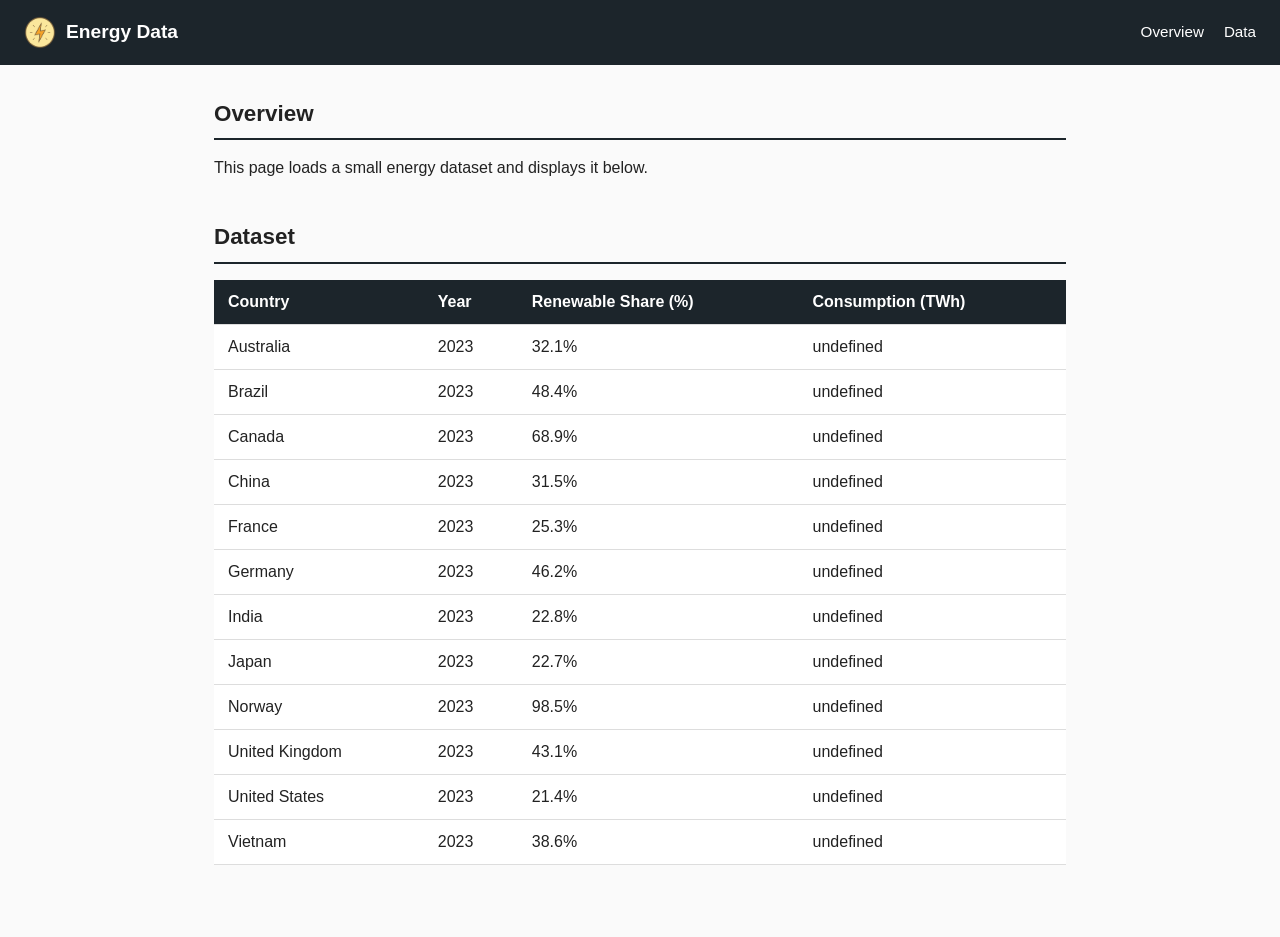
<file: Exercise 0.2 - Copy/index.html>
<!DOCTYPE html>
<html lang="en">
<head>
  <meta charset="UTF-8">
  <meta name="viewport" content="width=device-width, initial-scale=1.0">
  <title>Energy Data</title>
  <link rel="icon" href="images/PowerIcon.png" type="image/png">
  <link rel="stylesheet" href="css/styles.css">
</head>
<body>

    <header>
    <div class="brand">
      <img src="images/PowerIcon.png" alt="Power icon" width="32">
      <span>Energy Data</span>
    </div>
    <nav>
      <a href="#overview">Overview</a>
      <a href="#data">Data</a>
    </nav>
  </header>

    <main>

    <section id="overview">
      <h2>Overview</h2>
      <p>This page loads a small energy dataset and displays it below.</p>
    </section>

    <section id="data">
      <h2>Dataset</h2>
      <table id="dataTable">
        <thead>
          <tr>
            <th>Country</th>
            <th>Year</th>
            <th>Renewable Share (%)</th>
            <th>Consumption (TWh)</th>
          </tr>
        </thead>
        <tbody id="dataTableBody">
          <tr><td colspan="4">Loading data...</td></tr>
        </tbody>
      </table>
    </section>

  </main>

  <script src="js/scripts.js"></script>
</body>
</html>
</file>
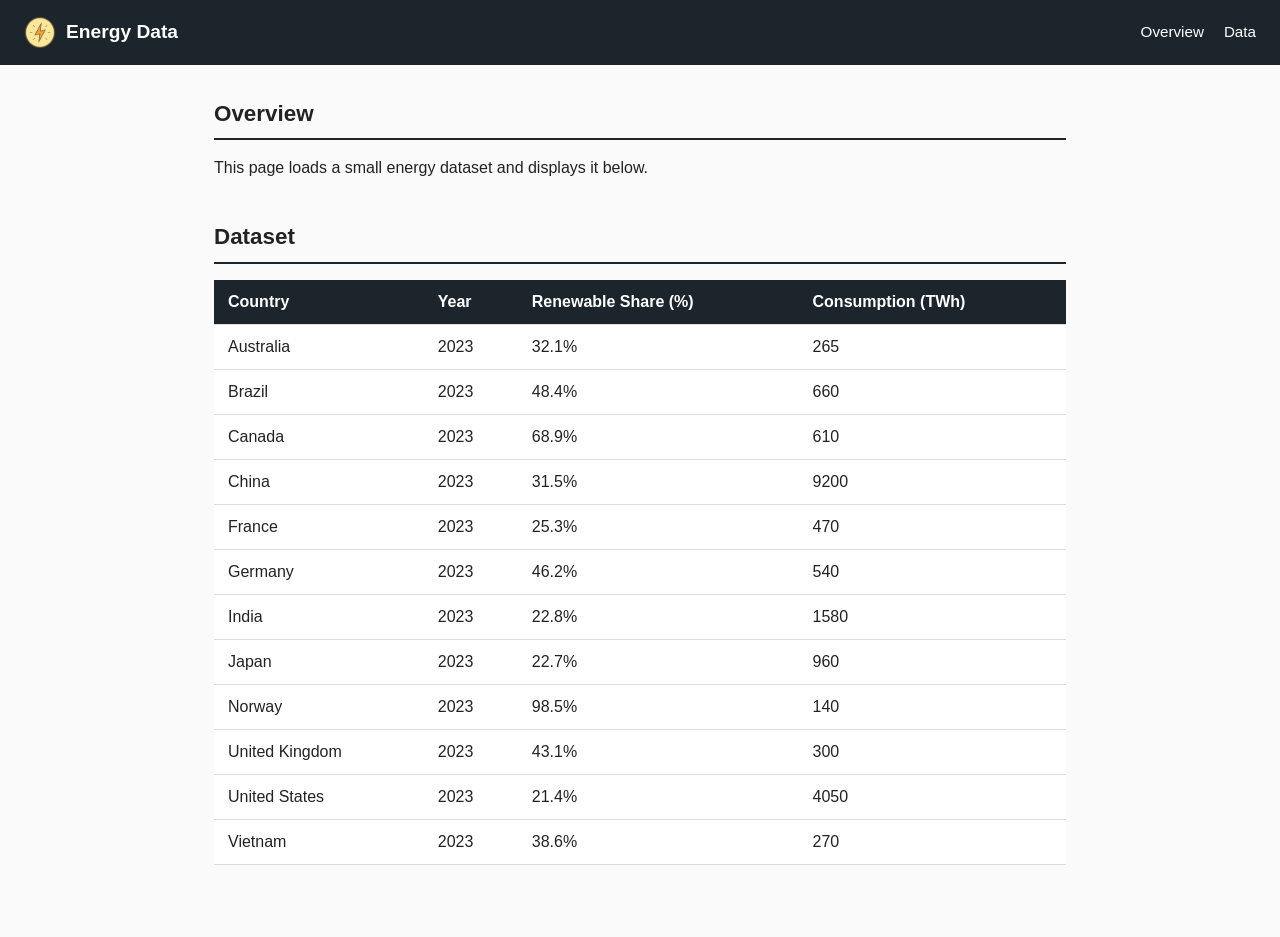
<file: Exercise 0.2/index.html>
<!DOCTYPE html>
<html lang="en">
<head>
  <meta charset="UTF-8">
  <meta name="viewport" content="width=device-width, initial-scale=1.0">
  <title>Energy Data</title>
  <link rel="icon" href="images/PowerIcon.png" type="image/png">
  <link rel="stylesheet" href="css/styles.css">
</head>
<body>

    <header>
    <div class="brand">
      <img src="images/PowerIcon.png" alt="Power icon" width="32">
      <span>Energy Data</span>
    </div>
    <nav>
      <a href="#overview">Overview</a>
      <a href="#data">Data</a>
    </nav>
  </header>

    <main>

    <section id="overview">
      <h2>Overview</h2>
      <p>This page loads a small energy dataset and displays it below.</p>
    </section>

    <section id="data">
      <h2>Dataset</h2>
      <table id="dataTable">
        <thead>
          <tr>
            <th>Country</th>
            <th>Year</th>
            <th>Renewable Share (%)</th>
            <th>Consumption (TWh)</th>
          </tr>
        </thead>
        <tbody id="dataTableBody">
          <tr><td colspan="4">Loading data...</td></tr>
        </tbody>
      </table>
    </section>

  </main>

  <script src="js/scripts.js"></script>
</body>
</html>
</file>
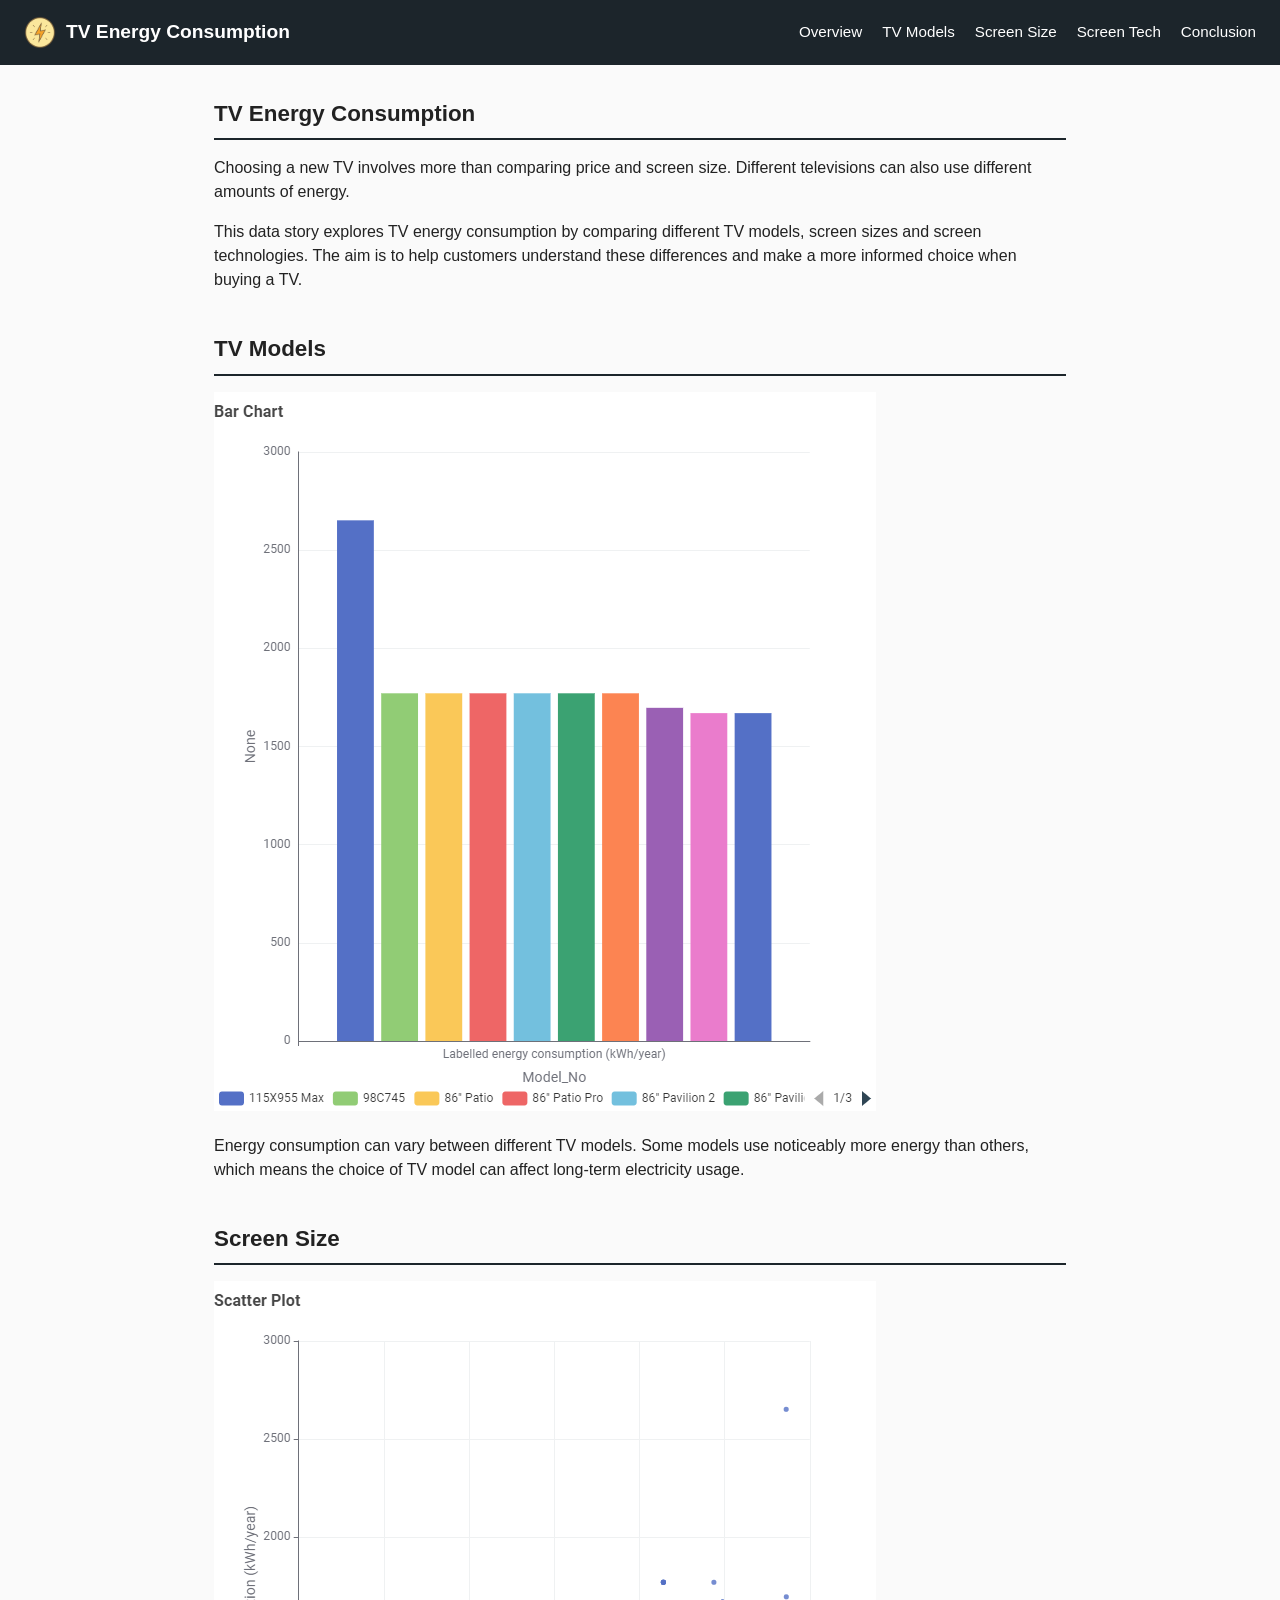
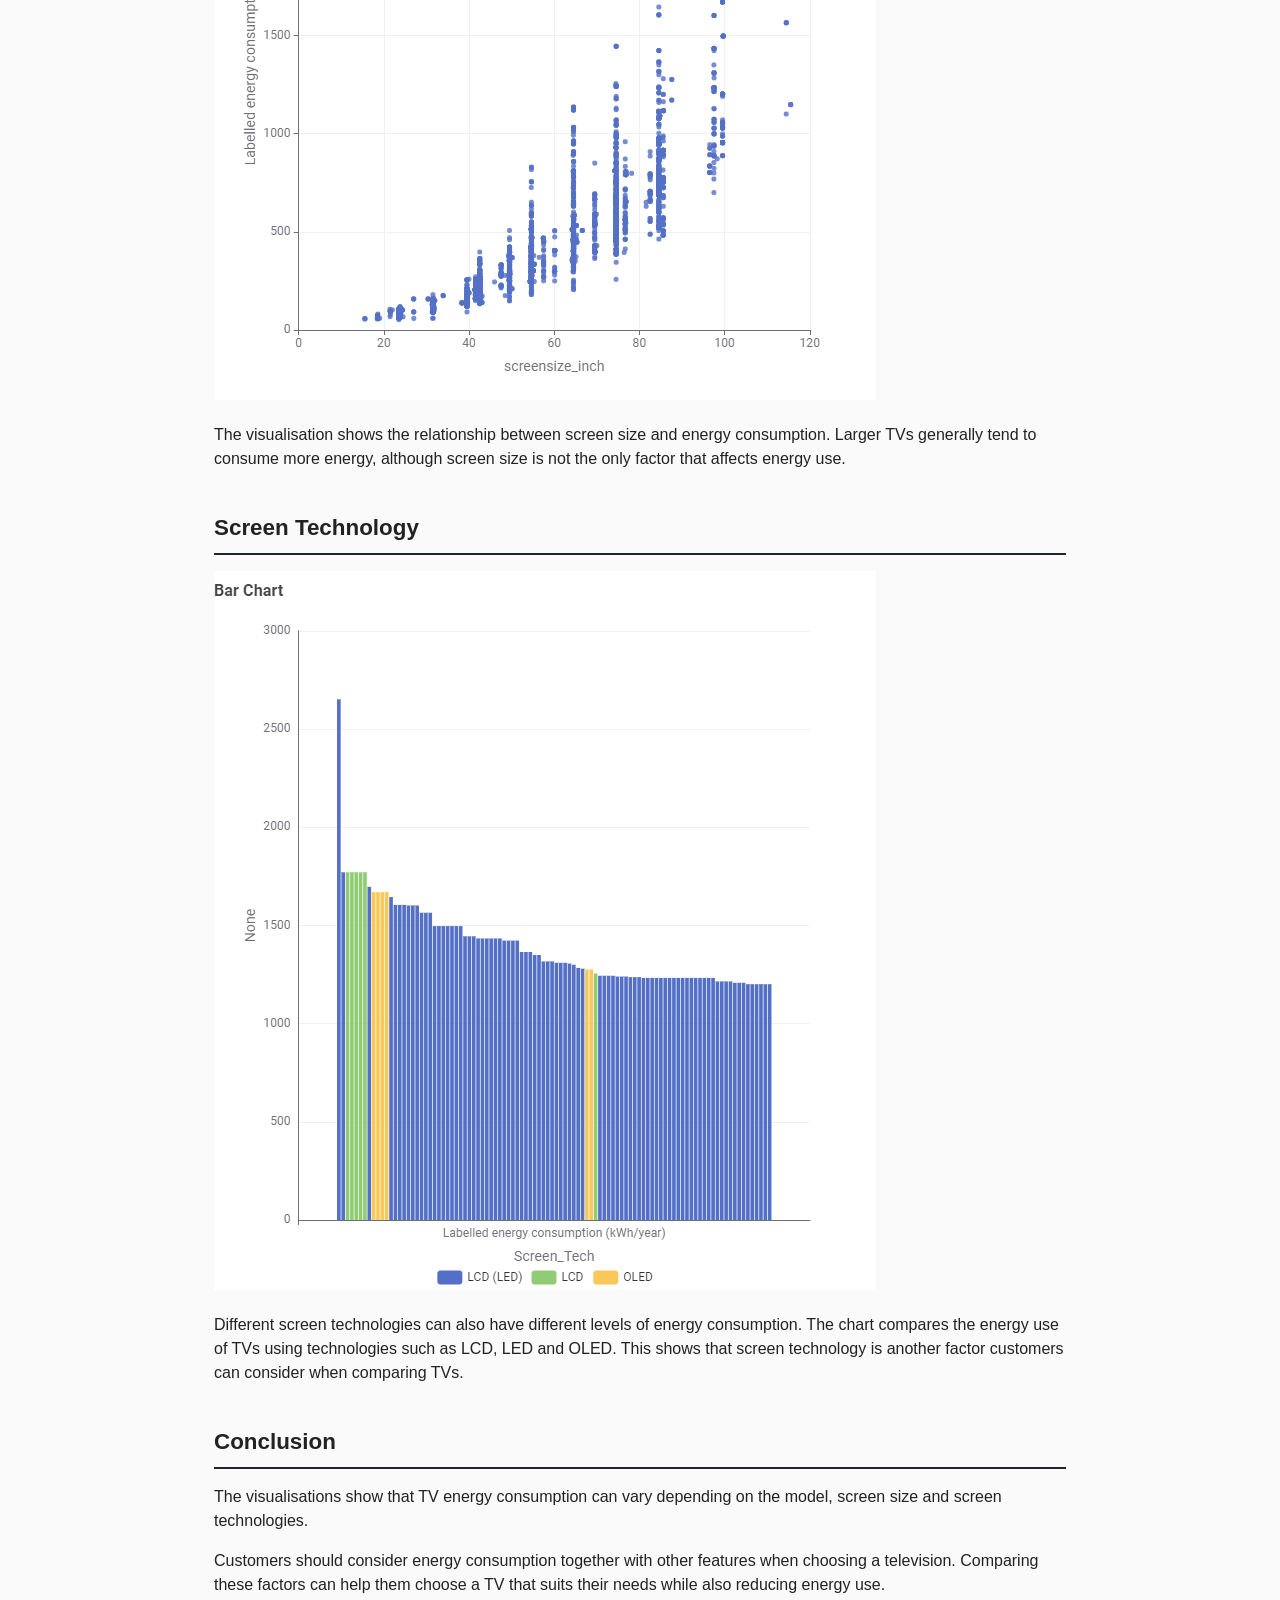
<file: Exercise 3 - Copy/index.html>
<!DOCTYPE html>
<html lang="en">
<head>
  <meta charset="UTF-8">
  <meta name="viewport" content="width=device-width, initial-scale=1.0">

  <title>TV Energy Consumption</title>

  <link rel="icon" href="images/PowerIcon.png" type="image/png">
  <link rel="stylesheet" href="css/styles.css">
</head>

<body>

  <header>
    <div class="brand">
      <img src="images/PowerIcon.png" alt="Power icon" width="32">
      <span>TV Energy Consumption</span>
    </div>

    <nav>
      <a href="#overview">Overview</a>
      <a href="#models">TV Models</a>
      <a href="#screen-size">Screen Size</a>
      <a href="#screen-tech">Screen Tech</a>
      <a href="#conclusion">Conclusion</a>
    </nav>
  </header>


  <main>

    <!-- Introduction -->
    <section id="overview">
      <h2>TV Energy Consumption</h2>

      <p>
        Choosing a new TV involves more than comparing price and screen size.
        Different televisions can also use different amounts of energy.
      </p>

      <p>
        This data story explores TV energy consumption by comparing different
        TV models, screen sizes and screen technologies. The aim is to help customers
        understand these differences and make a more informed choice when buying a TV.
      </p>
    </section>


    <!-- TV Models -->
    <section id="models">
      <h2>TV Models</h2>

      <img
        src="images/tv-models.png"
        alt="Bar chart comparing energy consumption across TV models"
        class="chart"
      >

      <p>
        Energy consumption can vary between different TV models.
        Some models use noticeably more energy than others, which means the
        choice of TV model can affect long-term electricity usage.
      </p>
    </section>


    <!-- Screen Size -->
    <section id="screen-size">
      <h2>Screen Size</h2>

      <img
        src="images/screen-size.png"
        alt="Scatter plot showing screen size and energy consumption"
        class="chart"
      >

      <p>
        The visualisation shows the relationship between screen size and
        energy consumption. Larger TVs generally tend to consume more energy,
        although screen size is not the only factor that affects energy use.
      </p>
    </section>


    <!-- Energy Rating -->
    <section id="screen-tech">
      <h2>Screen Technology</h2>

      <img
        src="images/screen-tech.png"
        alt="Bar chart comparing energy consumption by screen technology"
        class="chart"
      >

      <p>
        Different screen technologies can also have different levels of energy consumption.
        The chart compares the energy use of TVs using technologies such as LCD, LED and OLED.
        This shows that screen technology is another factor customers can consider when comparing TVs.
      </p>
    </section>


    <!-- Conclusion -->
    <section id="conclusion">
      <h2>Conclusion</h2>

      <p>
        The visualisations show that TV energy consumption can vary depending
        on the model, screen size and screen technologies.
      </p>

      <p>
        Customers should consider energy consumption together with other
        features when choosing a television. Comparing these factors can help
        them choose a TV that suits their needs while also reducing energy use.
      </p>
    </section>

  </main>

</body>
</html>
</file>
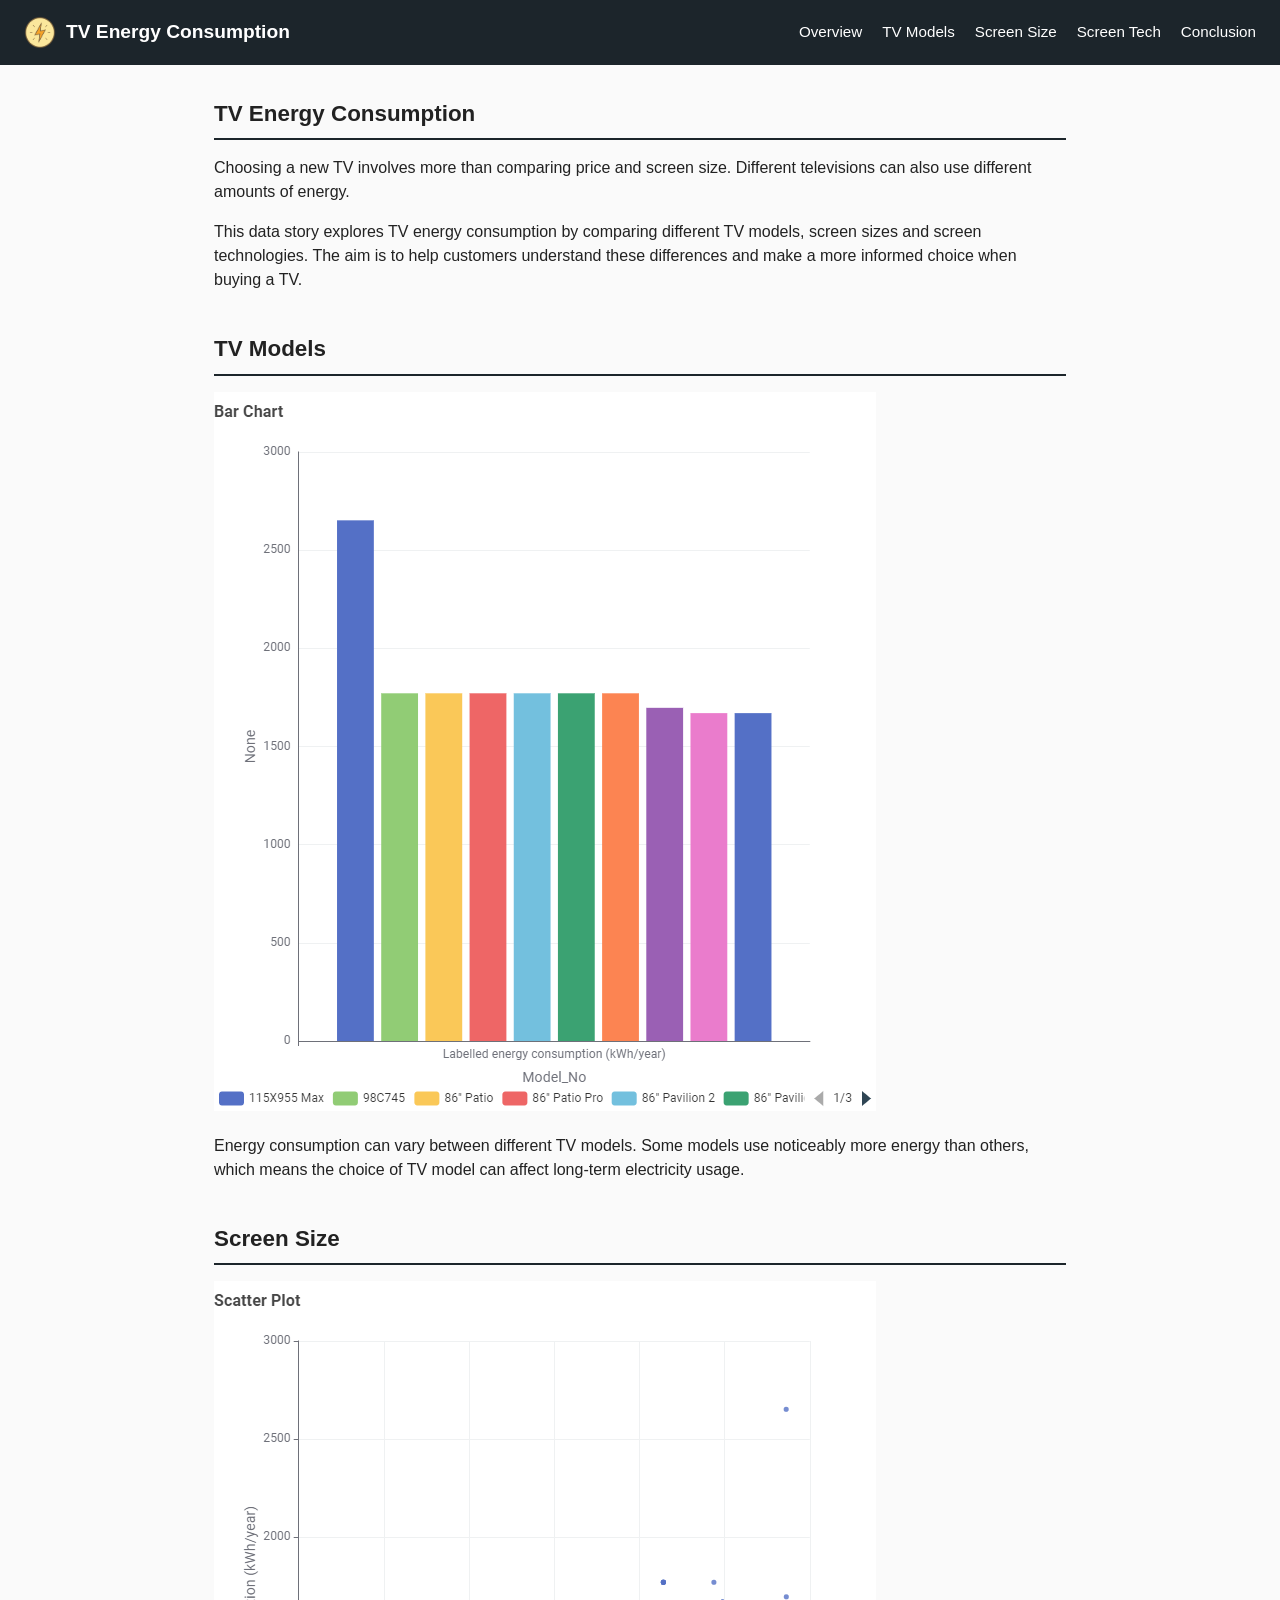
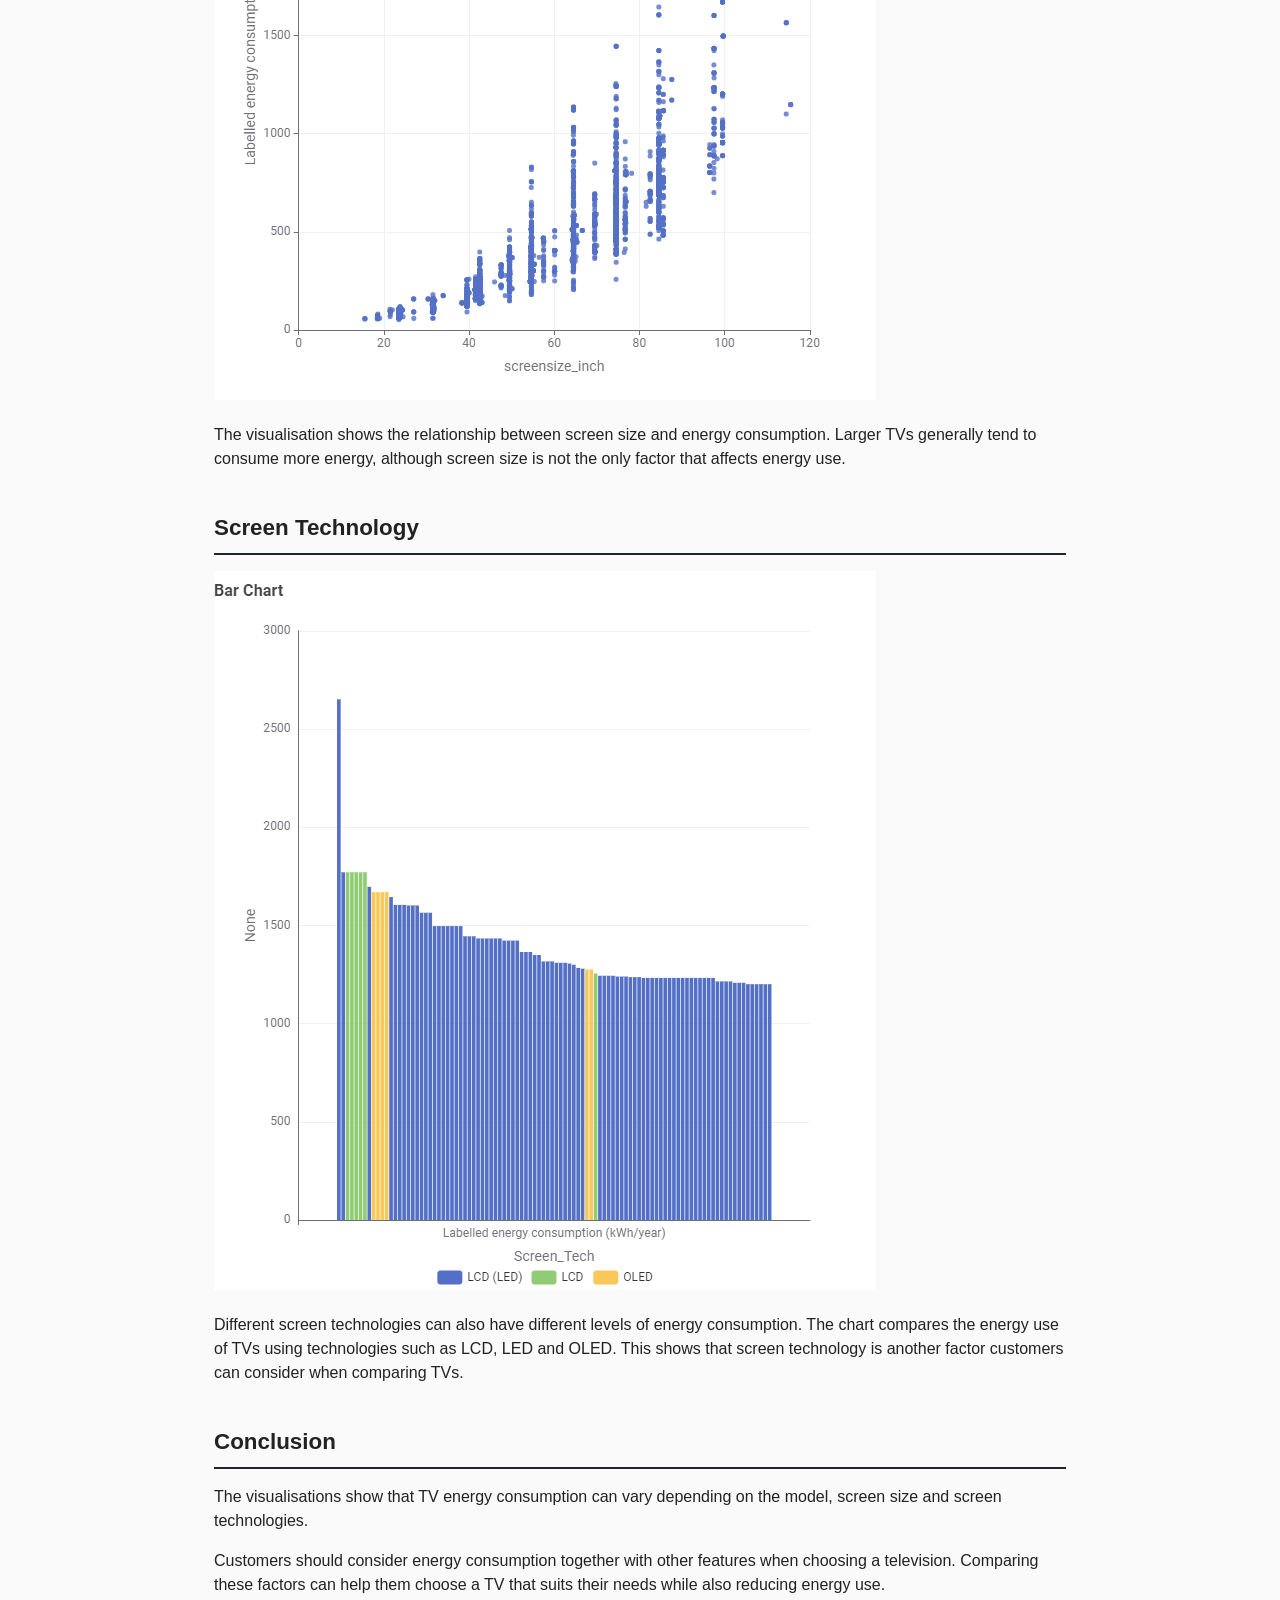
<file: Exercise 3/index.html>
<!DOCTYPE html>
<html lang="en">
<head>
  <meta charset="UTF-8">
  <meta name="viewport" content="width=device-width, initial-scale=1.0">

  <title>TV Energy Consumption</title>

  <link rel="icon" href="images/PowerIcon.png" type="image/png">
  <link rel="stylesheet" href="css/styles.css">
</head>

<body>

  <header>
    <div class="brand">
      <img src="images/PowerIcon.png" alt="Power icon" width="32">
      <span>TV Energy Consumption</span>
    </div>

    <nav>
      <a href="#overview">Overview</a>
      <a href="#models">TV Models</a>
      <a href="#screen-size">Screen Size</a>
      <a href="#screen-tech">Screen Tech</a>
      <a href="#conclusion">Conclusion</a>
    </nav>
  </header>


  <main>

    <!-- Introduction -->
    <section id="overview">
      <h2>TV Energy Consumption</h2>

      <p>
        Choosing a new TV involves more than comparing price and screen size.
        Different televisions can also use different amounts of energy.
      </p>

      <p>
        This data story explores TV energy consumption by comparing different
        TV models, screen sizes and screen technologies. The aim is to help customers
        understand these differences and make a more informed choice when buying a TV.
      </p>
    </section>


    <!-- TV Models -->
    <section id="models">
      <h2>TV Models</h2>

      <img
        src="images/tv-models.png"
        alt="Bar chart comparing energy consumption across TV models"
        class="chart"
      >

      <p>
        Energy consumption can vary between different TV models.
        Some models use noticeably more energy than others, which means the
        choice of TV model can affect long-term electricity usage.
      </p>
    </section>


    <!-- Screen Size -->
    <section id="screen-size">
      <h2>Screen Size</h2>

      <img
        src="images/screen-size.png"
        alt="Scatter plot showing screen size and energy consumption"
        class="chart"
      >

      <p>
        The visualisation shows the relationship between screen size and
        energy consumption. Larger TVs generally tend to consume more energy,
        although screen size is not the only factor that affects energy use.
      </p>
    </section>


    <!-- Energy Rating -->
    <section id="screen-tech">
      <h2>Screen Technology</h2>

      <img
        src="images/screen-tech.png"
        alt="Bar chart comparing energy consumption by screen technology"
        class="chart"
      >

      <p>
        Different screen technologies can also have different levels of energy consumption.
        The chart compares the energy use of TVs using technologies such as LCD, LED and OLED.
        This shows that screen technology is another factor customers can consider when comparing TVs.
      </p>
    </section>


    <!-- Conclusion -->
    <section id="conclusion">
      <h2>Conclusion</h2>

      <p>
        The visualisations show that TV energy consumption can vary depending
        on the model, screen size and screen technologies.
      </p>

      <p>
        Customers should consider energy consumption together with other
        features when choosing a television. Comparing these factors can help
        them choose a TV that suits their needs while also reducing energy use.
      </p>
    </section>

  </main>

</body>
</html>
</file>
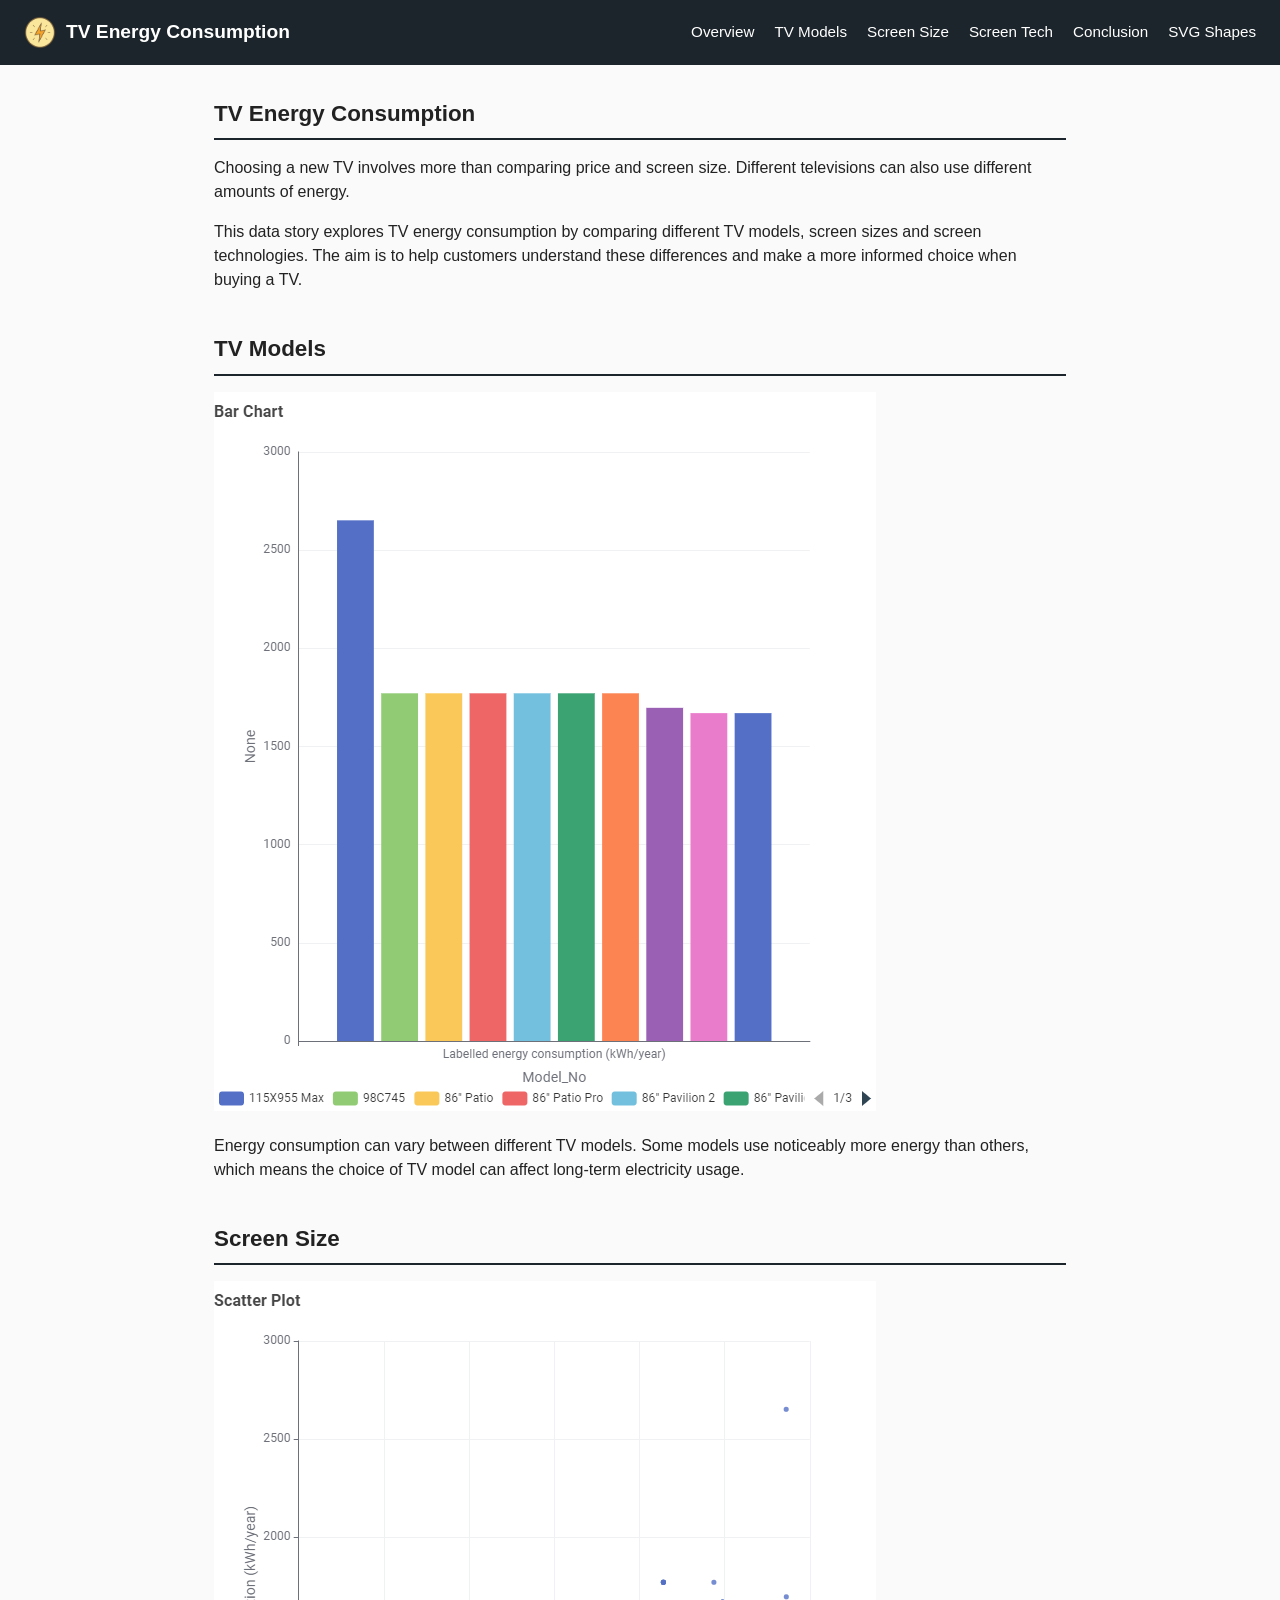
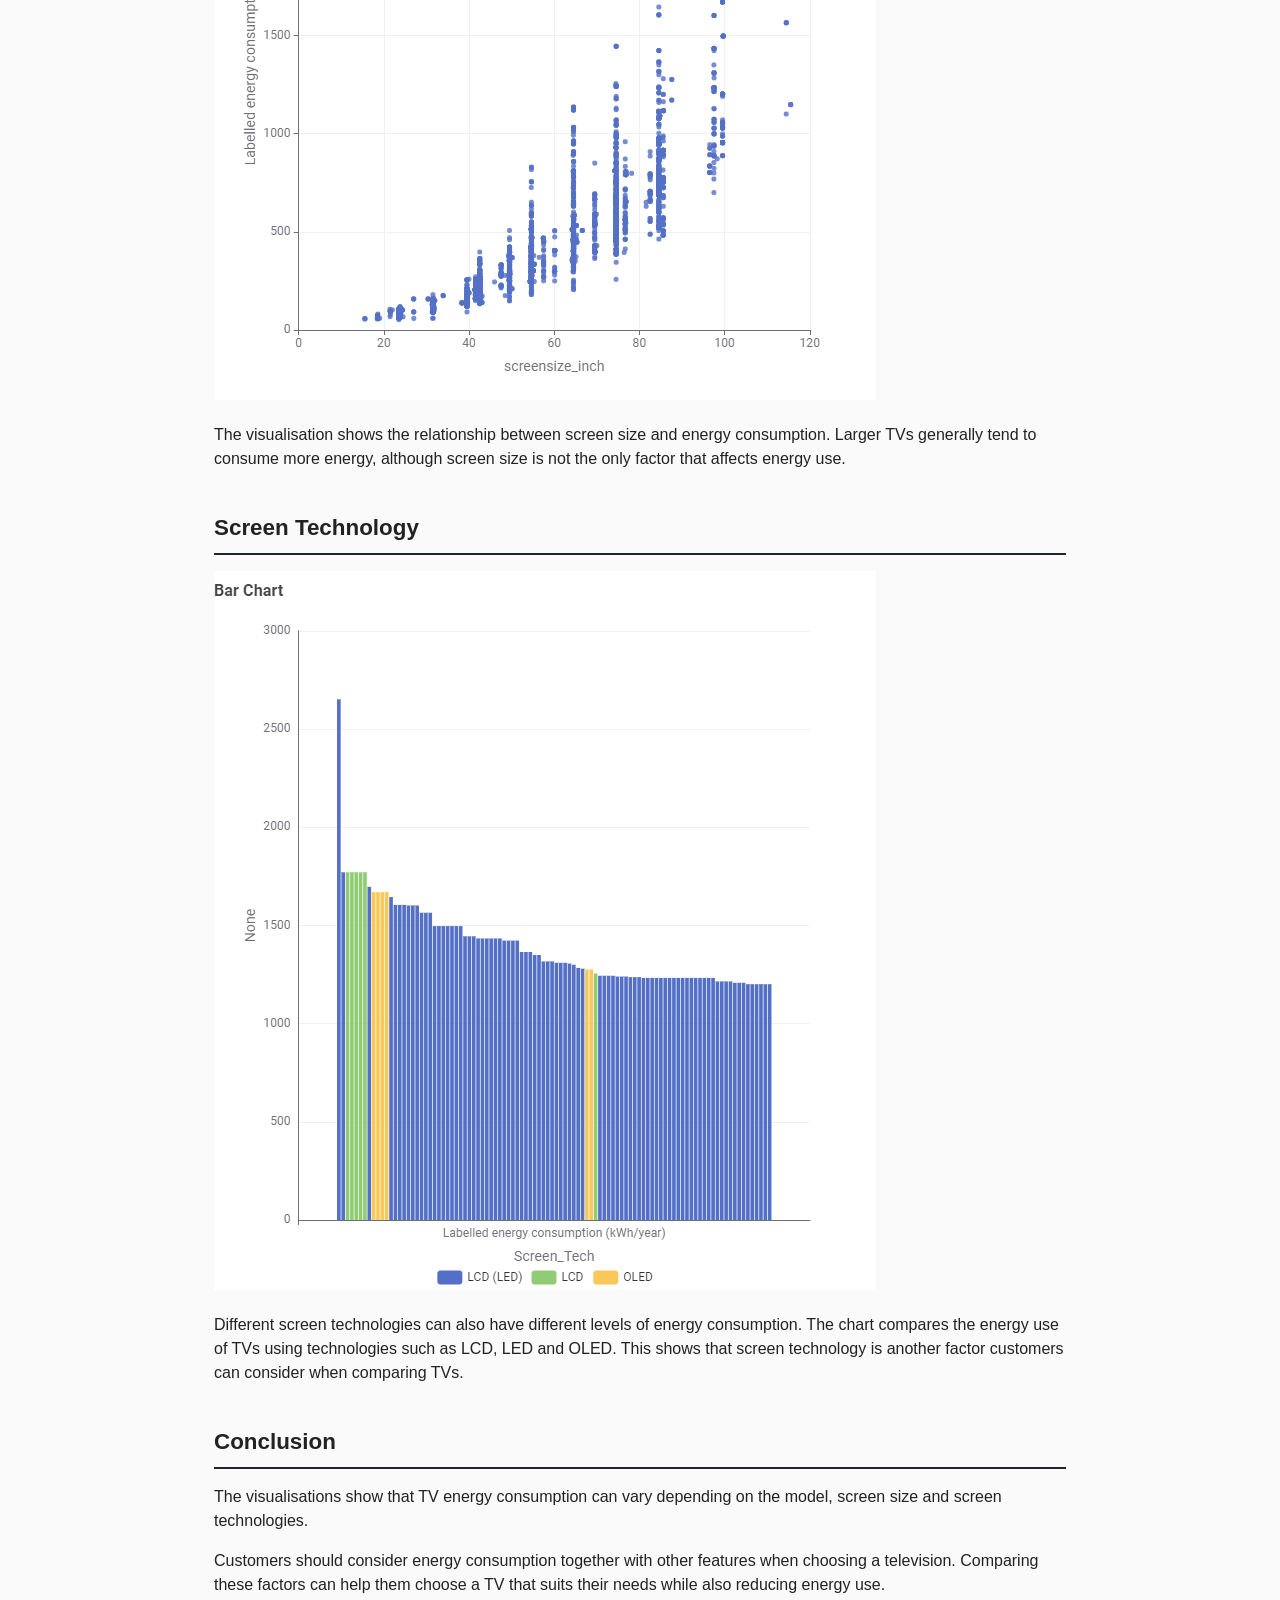
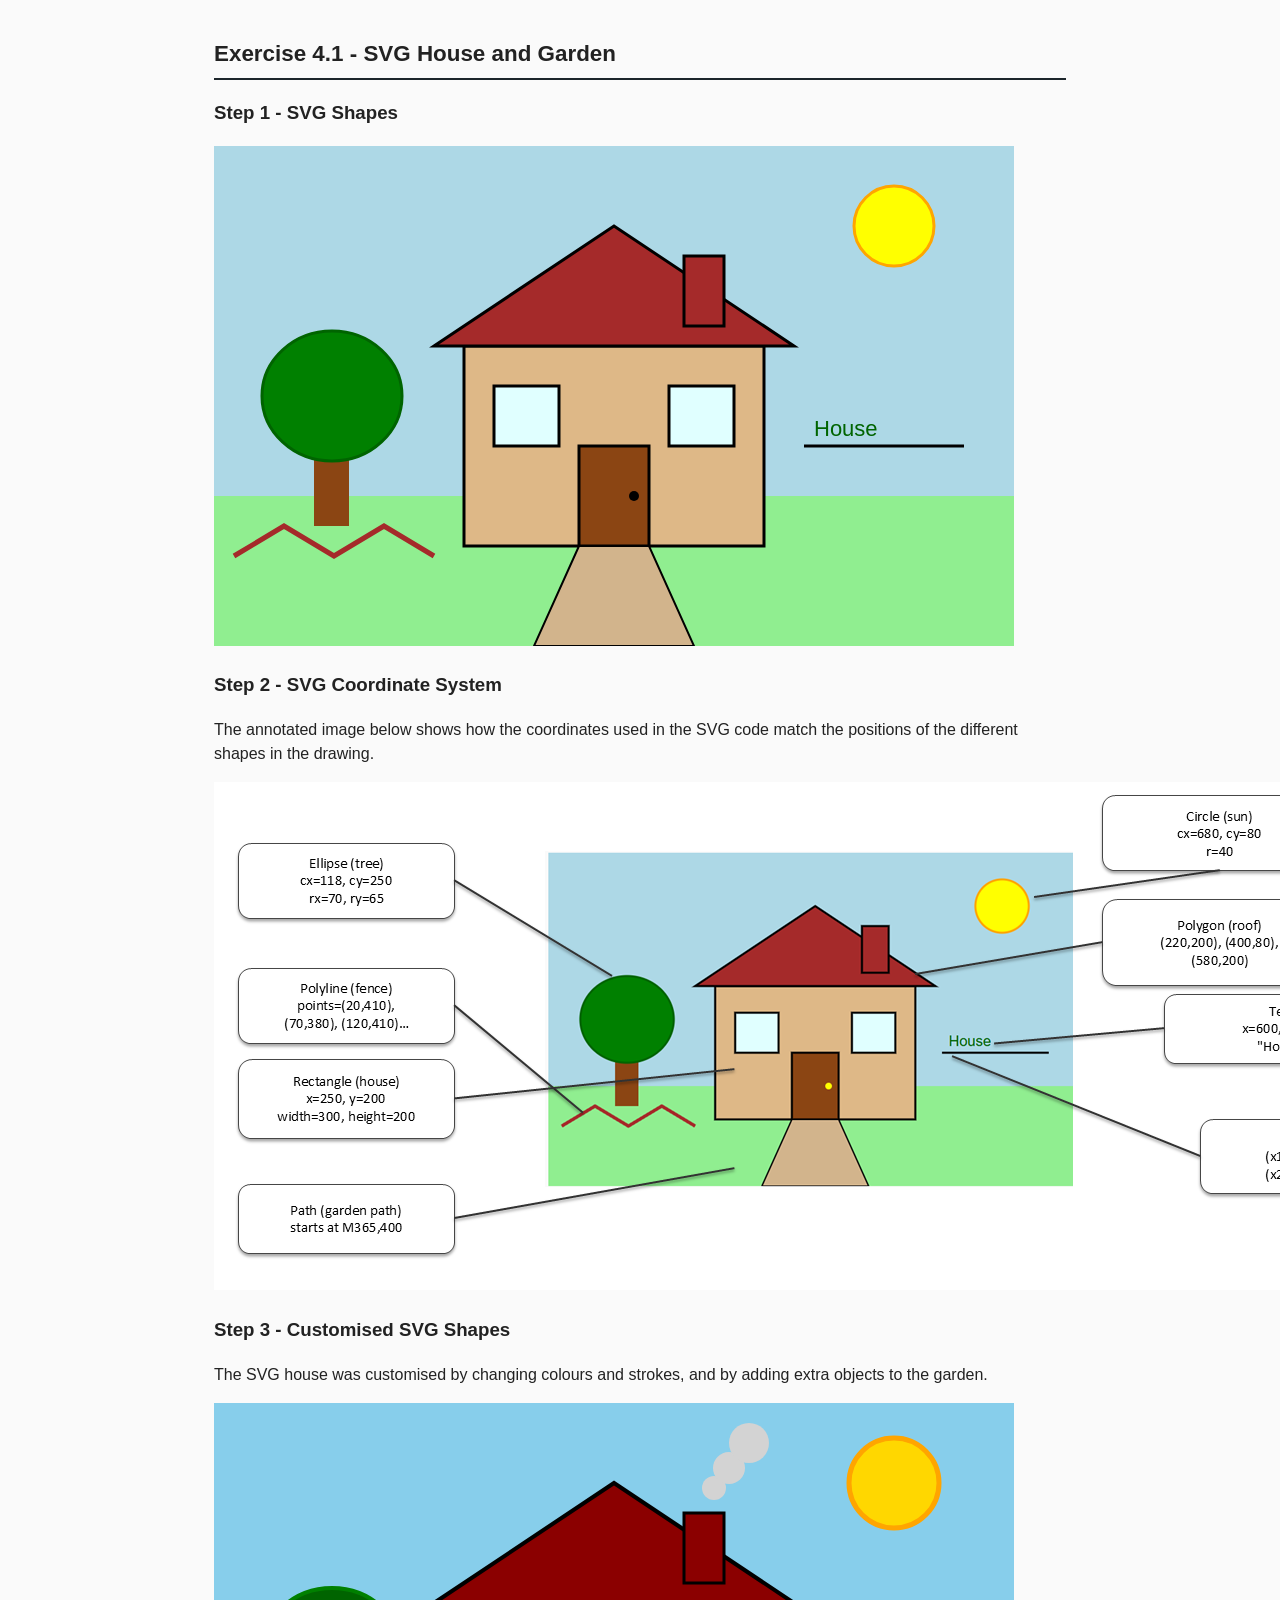
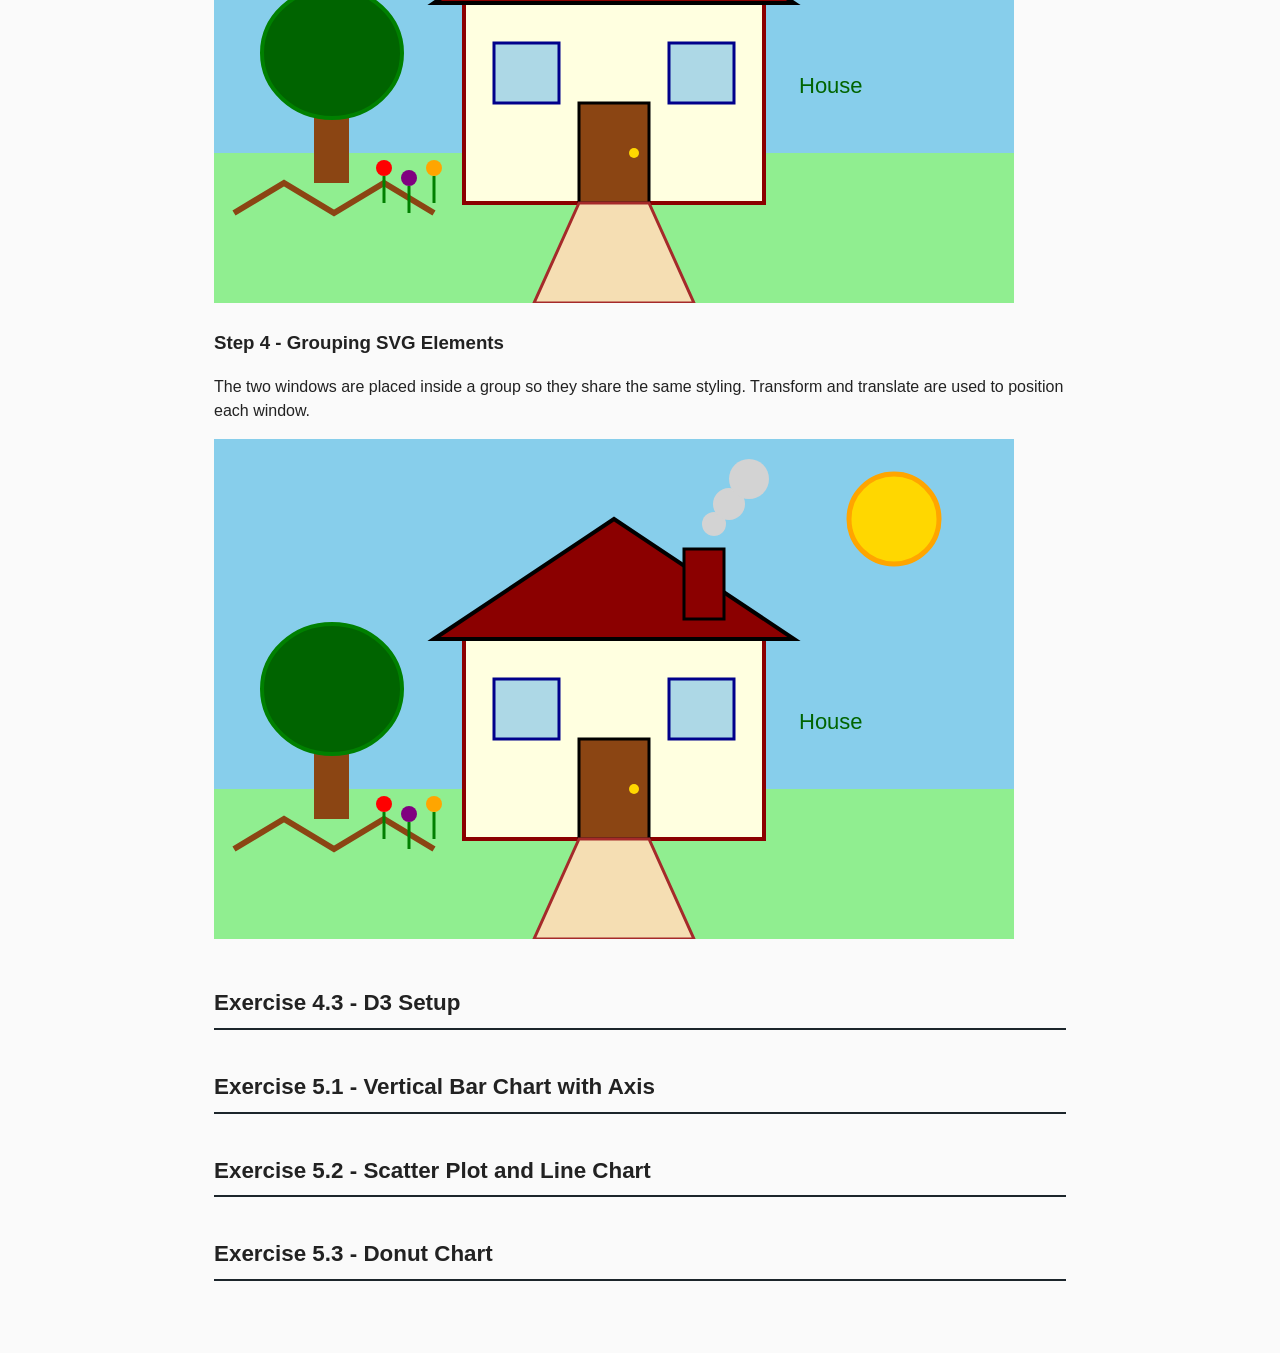
<file: Exercise 5/index.html>
<!DOCTYPE html>
<html lang="en">
<head>
  <meta charset="UTF-8">
  <meta name="viewport" content="width=device-width, initial-scale=1.0">

  <title>TV Energy Consumption</title>

  <link rel="icon" href="images/PowerIcon.png" type="image/png">
  <link rel="stylesheet" href="css/styles.css">
</head>

<body>

  <header>
    <div class="brand">
      <img src="images/PowerIcon.png" alt="Power icon" width="32">
      <span>TV Energy Consumption</span>
    </div>

    <nav>
      <a href="#overview">Overview</a>
      <a href="#models">TV Models</a>
      <a href="#screen-size">Screen Size</a>
      <a href="#screen-tech">Screen Tech</a>
      <a href="#conclusion">Conclusion</a>
      <a href="#svg-house">SVG Shapes</a>
    </nav>
  </header>


  <main>

    <!-- Introduction -->
    <section id="overview">
      <h2>TV Energy Consumption</h2>

      <p>
        Choosing a new TV involves more than comparing price and screen size.
        Different televisions can also use different amounts of energy.
      </p>

      <p>
        This data story explores TV energy consumption by comparing different
        TV models, screen sizes and screen technologies. The aim is to help customers
        understand these differences and make a more informed choice when buying a TV.
      </p>
    </section>


    <!-- TV Models -->
    <section id="models">
      <h2>TV Models</h2>

      <img
        src="images/tv-models.png"
        alt="Bar chart comparing energy consumption across TV models"
        class="chart"
      >

      <p>
        Energy consumption can vary between different TV models.
        Some models use noticeably more energy than others, which means the
        choice of TV model can affect long-term electricity usage.
      </p>
    </section>


    <!-- Screen Size -->
    <section id="screen-size">
      <h2>Screen Size</h2>

      <img
        src="images/screen-size.png"
        alt="Scatter plot showing screen size and energy consumption"
        class="chart"
      >

      <p>
        The visualisation shows the relationship between screen size and
        energy consumption. Larger TVs generally tend to consume more energy,
        although screen size is not the only factor that affects energy use.
      </p>
    </section>


    <!-- Energy Rating -->
    <section id="screen-tech">
      <h2>Screen Technology</h2>

      <img
        src="images/screen-tech.png"
        alt="Bar chart comparing energy consumption by screen technology"
        class="chart"
      >

      <p>
        Different screen technologies can also have different levels of energy consumption.
        The chart compares the energy use of TVs using technologies such as LCD, LED and OLED.
        This shows that screen technology is another factor customers can consider when comparing TVs.
      </p>
    </section>


    <!-- Conclusion -->
    <section id="conclusion">
      <h2>Conclusion</h2>

      <p>
        The visualisations show that TV energy consumption can vary depending
        on the model, screen size and screen technologies.
      </p>

      <p>
        Customers should consider energy consumption together with other
        features when choosing a television. Comparing these factors can help
        them choose a TV that suits their needs while also reducing energy use.
      </p>
    </section>

        <!-- Exercise 4.1 -->
    <section id="svg-house">
      <h2>Exercise 4.1 - SVG House and Garden</h2>
      <h3>Step 1 - SVG Shapes</h3>

      <svg width="800" height="500">

        <!-- Sky -->
        <rect x="0" y="0" width="800" height="500" fill="lightblue"/>

        <!-- Grass -->
        <rect x="0" y="350" width="800" height="150" fill="lightgreen"/>

        <!-- Sun -->
        <circle cx="680" cy="80" r="40"
                fill="yellow" stroke="orange" stroke-width="3"/>

        <!-- House -->
        <rect x="250" y="200" width="300" height="200"
              fill="burlywood" stroke="black" stroke-width="3"/>

        <!-- Roof -->
        <polygon points="220,200 400,80 580,200"
                 fill="brown" stroke="black" stroke-width="3"/>

        <!-- Chimney -->
        <rect x="470" y="110" width="40" height="70"
              fill="brown" stroke="black" stroke-width="3"/>

        <!-- Door -->
        <rect x="365" y="300" width="70" height="100"
              fill="saddlebrown" stroke="black" stroke-width="3"/>

        <!-- Door handle -->
        <circle cx="420" cy="350" r="5" fill="black"/>

        <!-- Two windows -->
        <g fill="lightcyan" stroke="black" stroke-width="3">

          <rect x="0" y="0" width="65" height="60"
                transform="translate(280,240)"/>

          <rect x="0" y="0" width="65" height="60"
                transform="translate(455,240)"/>

        </g>

        <!-- Tree -->
        <rect x="100" y="280" width="35" height="100"
              fill="saddlebrown"/>

        <ellipse cx="118" cy="250" rx="70" ry="65"
                 fill="green" stroke="darkgreen" stroke-width="3"/>

        <!-- Fence -->
        <polyline points="20,410 70,380 120,410 170,380 220,410"
                  fill="none" stroke="brown" stroke-width="5"/>

        <!-- Line -->
        <line x1="590" y1="300" x2="750" y2="300"
              stroke="black" stroke-width="3"/>

        <!-- Path -->
        <path d="M365 400 L320 500 L480 500 L435 400 Z"
              fill="tan" stroke="black" stroke-width="2"/>

        <!-- Text -->
        <text x="600" y="290" font-size="22" fill="darkgreen">
          House
        </text>

      </svg>

      <!-- Step 2: SVG Coordinate System -->
      <h3>Step 2 - SVG Coordinate System</h3>

      <p>
        The annotated image below shows how the coordinates used in the
        SVG code match the positions of the different shapes in the drawing.
      </p>

      <img
        src="images/Step_2.png"
        alt="Annotated SVG house showing the coordinate system"
        class="chart"
      >

          <!-- Step 3: Customised SVG -->
      <h3>Step 3 - Customised SVG Shapes</h3>

      <p>
        The SVG house was customised by changing colours and strokes,
        and by adding extra objects to the garden.
      </p>

      <svg width="800" height="500">

        <!-- Sky -->
        <rect x="0" y="0" width="800" height="500" fill="skyblue"/>

        <!-- Grass -->
        <rect x="0" y="350" width="800" height="150" fill="lightgreen"/>

        <!-- Sun -->
        <circle cx="680" cy="80" r="45"
                fill="gold" stroke="orange" stroke-width="5"/>

        <!-- House - changed colour and stroke -->
        <rect x="250" y="200" width="300" height="200"
              fill="lightyellow" stroke="darkred" stroke-width="4"/>

        <!-- Roof - changed colour and stroke -->
        <polygon points="220,200 400,80 580,200"
                 fill="darkred" stroke="black" stroke-width="4"/>

        <!-- Chimney -->
        <rect x="470" y="110" width="40" height="70"
              fill="darkred" stroke="black" stroke-width="3"/>

        <!-- Smoke - new objects -->
        <circle cx="500" cy="85" r="12" fill="lightgray"/>
        <circle cx="515" cy="65" r="16" fill="lightgray"/>
        <circle cx="535" cy="40" r="20" fill="lightgray"/>

        <!-- Door -->
        <rect x="365" y="300" width="70" height="100"
              fill="saddlebrown" stroke="black" stroke-width="3"/>

        <!-- Door Handle -->
        <circle cx="420" cy="350" r="5" fill="gold"/>

        <!-- Windows -->
        <rect x="280" y="240" width="65" height="60"
              fill="lightblue" stroke="darkblue" stroke-width="3"/>

        <rect x="455" y="240" width="65" height="60"
              fill="lightblue" stroke="darkblue" stroke-width="3"/>

        <!-- Tree -->
        <rect x="100" y="280" width="35" height="100"
              fill="saddlebrown"/>

        <ellipse cx="118" cy="250" rx="70" ry="65"
                 fill="darkgreen" stroke="green" stroke-width="4"/>

        <!-- Fence -->
        <polyline points="20,410 70,380 120,410 170,380 220,410"
                  fill="none" stroke="saddlebrown" stroke-width="6"/>

        <!-- Garden Path -->
        <path d="M365 400 L320 500 L480 500 L435 400 Z"
              fill="wheat" stroke="brown" stroke-width="3"/>

        <!-- Flowers - new objects -->
        <circle cx="170" cy="365" r="8" fill="red"/>
        <circle cx="195" cy="375" r="8" fill="purple"/>
        <circle cx="220" cy="365" r="8" fill="orange"/>

        <!-- Flower stems -->
        <line x1="170" y1="373" x2="170" y2="400"
              stroke="green" stroke-width="3"/>

        <line x1="195" y1="383" x2="195" y2="410"
              stroke="green" stroke-width="3"/>

        <line x1="220" y1="373" x2="220" y2="400"
              stroke="green" stroke-width="3"/>

        <!-- Text -->
        <text x="585" y="290" font-size="22" fill="darkgreen">
          House
        </text>

      </svg>
       
      <h3>Step 4 - Grouping SVG Elements</h3>

      <p>
        The two windows are placed inside a group so they share the same
        styling. Transform and translate are used to position each window.
      </p>

      <svg width="800" height="500">

        <!-- Sky -->
        <rect x="0" y="0" width="800" height="500" fill="skyblue"/>

        <!-- Grass -->
        <rect x="0" y="350" width="800" height="150" fill="lightgreen"/>

        <!-- Sun -->
        <circle cx="680" cy="80" r="45"
                fill="gold" stroke="orange" stroke-width="5"/>

        <!-- House - changed colour and stroke -->
        <rect x="250" y="200" width="300" height="200"
              fill="lightyellow" stroke="darkred" stroke-width="4"/>

        <!-- Roof - changed colour and stroke -->
        <polygon points="220,200 400,80 580,200"
                 fill="darkred" stroke="black" stroke-width="4"/>

        <!-- Chimney -->
        <rect x="470" y="110" width="40" height="70"
              fill="darkred" stroke="black" stroke-width="3"/>

        <!-- Smoke - new objects -->
        <circle cx="500" cy="85" r="12" fill="lightgray"/>
        <circle cx="515" cy="65" r="16" fill="lightgray"/>
        <circle cx="535" cy="40" r="20" fill="lightgray"/>

        <!-- Door -->
        <rect x="365" y="300" width="70" height="100"
              fill="saddlebrown" stroke="black" stroke-width="3"/>

        <!-- Door Handle -->
        <circle cx="420" cy="350" r="5" fill="gold"/>

        <!-- Windows grouped with shared styling -->
        <g fill="lightblue" stroke="darkblue" stroke-width="3">

        <rect x="0" y="0" width="65" height="60"
          transform="translate(280,240)"/>

        <rect x="0" y="0" width="65" height="60"
          transform="translate(455,240)"/>
        </g>

        <!-- Tree -->
        <rect x="100" y="280" width="35" height="100"
              fill="saddlebrown"/>

        <ellipse cx="118" cy="250" rx="70" ry="65"
                 fill="darkgreen" stroke="green" stroke-width="4"/>

        <!-- Fence -->
        <polyline points="20,410 70,380 120,410 170,380 220,410"
                  fill="none" stroke="saddlebrown" stroke-width="6"/>

        <!-- Garden Path -->
        <path d="M365 400 L320 500 L480 500 L435 400 Z"
              fill="wheat" stroke="brown" stroke-width="3"/>

        <!-- Flowers - new objects -->
        <circle cx="170" cy="365" r="8" fill="red"/>
        <circle cx="195" cy="375" r="8" fill="purple"/>
        <circle cx="220" cy="365" r="8" fill="orange"/>

        <!-- Flower stems -->
        <line x1="170" y1="373" x2="170" y2="400"
              stroke="green" stroke-width="3"/>

        <line x1="195" y1="383" x2="195" y2="410"
              stroke="green" stroke-width="3"/>

        <line x1="220" y1="373" x2="220" y2="400"
              stroke="green" stroke-width="3"/>

        <!-- Text -->
        <text x="585" y="290" font-size="22" fill="darkgreen">
          House
        </text>

      </svg>

    </section>

    <!-- Exercise 4.3 -->
    <section id="d3-setup">
      <h2>Exercise 4.3 - D3 Setup</h2>

      <div class="responsive-svg-container"></div>

    </section>

    <!-- Exercise 5.1 -->
    <section id="exercise-5-1">
      <h2>Exercise 5.1 - Vertical Bar Chart with Axis</h2>

      <div id="bar-chart" class="responsive-svg-container"></div>
    </section>

    <!-- Exercise 5.2 -->
    <section id="exercise-5-2">
      <h2>Exercise 5.2 - Scatter Plot and Line Chart</h2>

      <div id="line-chart"></div>
    </section>

    <!-- Exercise 5.3 -->
    <section id="exercise-5-3">
      <h2>Exercise 5.3 - Donut Chart</h2>

      <div id="donut-chart"></div>
    </section>


<script src="https://d3js.org/d3.v7.min.js"></script>
<script src="js/main.js"></script>
<script src="js/barChart.js"></script>
<script src="js/line-chart.js"></script>
<script src="js/donut-chart.js"></script>

</body>
</html>
</file>
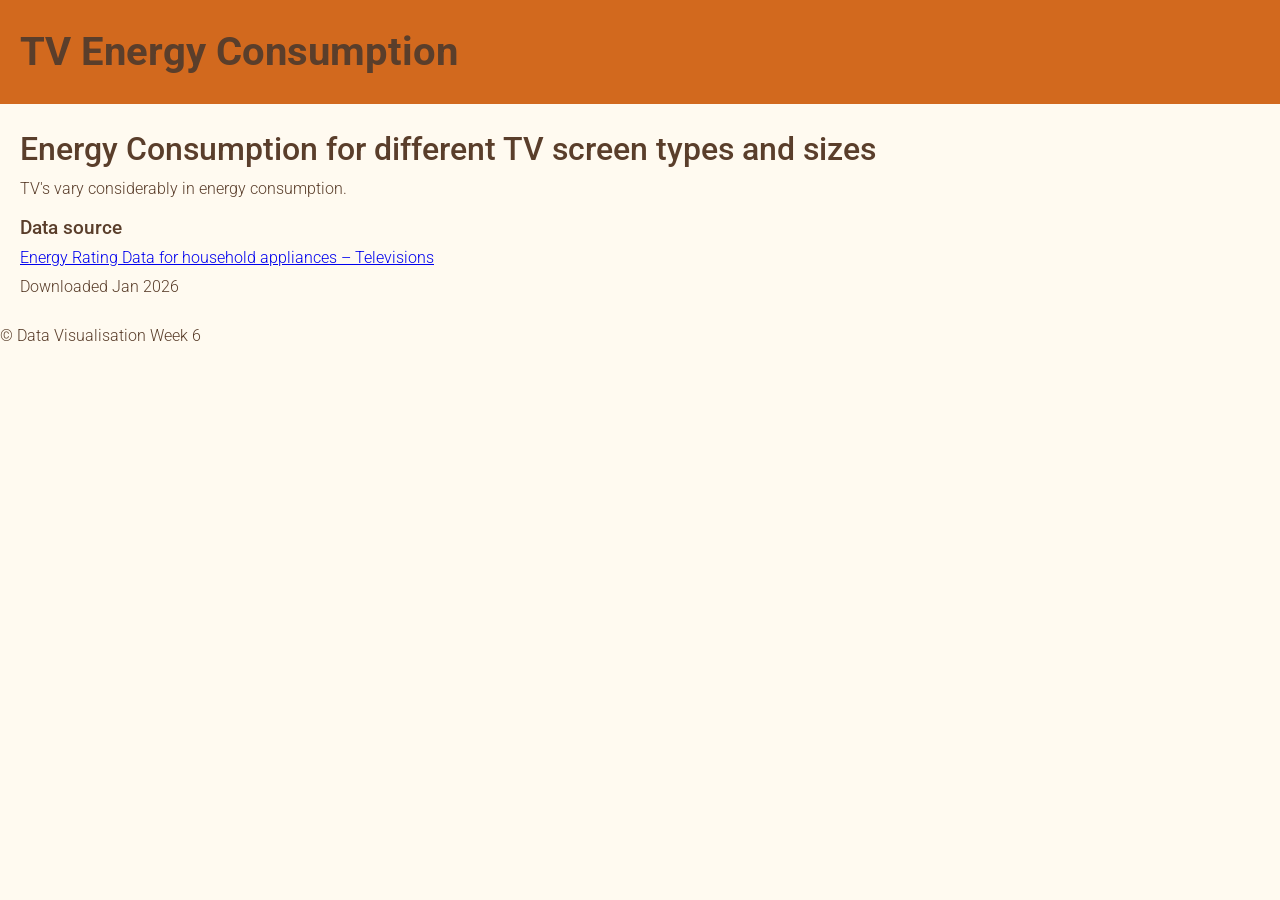
<file: Exercise 6/index.html>
<!DOCTYPE html>

<html lang="en">

<head>

    <meta charset="UTF-8">

    <meta name="viewport" content="width=device-width, initial-scale=1.0">

    <title>Responsive D3 Chart</title>

    <link rel="stylesheet" href="css/base.css">

    <link rel="stylesheet" href="css/visualisation.css">

</head>

<body>

    <header>

        <h1>TV Energy Consumption</h1>

    </header>

    <main>

        <div>

            <h1>Energy Consumption for different TV screen types and sizes</h1>

            <p>TV's vary considerably in energy consumption.</p>

            <!-- div for screen type filters -->
            <div id="filters_screen"></div>

        </div>


 

        <!-- div for chart -->

        <div id="histogram" class="responsive-svg-container"></div>

        <!-- div for scatterplot -->
        <div id="scatterplot" class="responsive-svg-container"></div>

        

        </div>

        <div class="body">

            <h3>Data source</h3>

            <p>

                <a href="https://data.gov.au/data/dataset/energy-rating-for-household-appliances">

                    Energy Rating Data for household appliances – Televisions

                </a><br>

                Downloaded Jan 2026

            </p>

        </div>

    </main>


 

    <footer>

        <p>&copy; Data Visualisation Week 6</p>

    </footer>


 

    <script src="https://d3js.org/d3.v7.min.js"></script>

    <script src="js/load-data.js"></script>

    <script src="js/shared-constants.js"></script>

    <script src="js/interactions.js"></script>

    <script src="js/histogram.js"></script>

    <script src="js/scatterplot.js"></script>

  

</body>

</html>
</file>
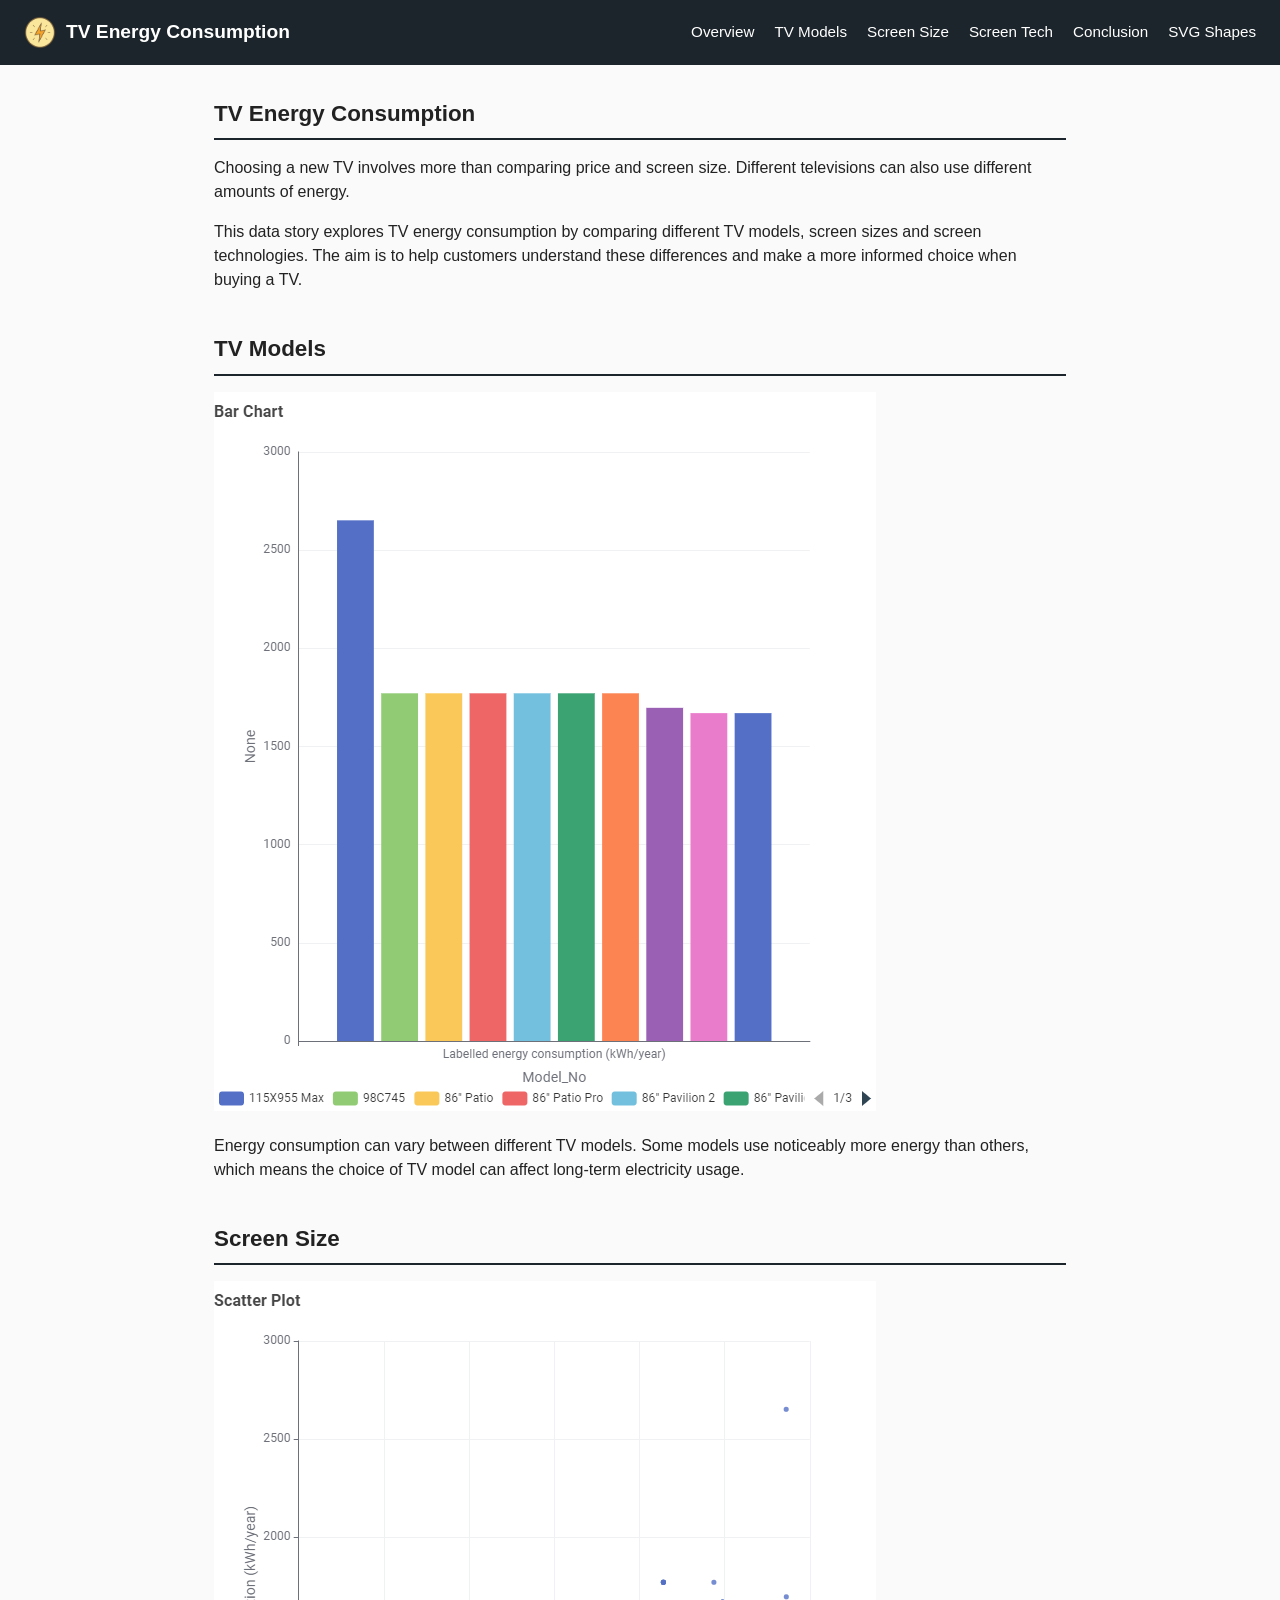
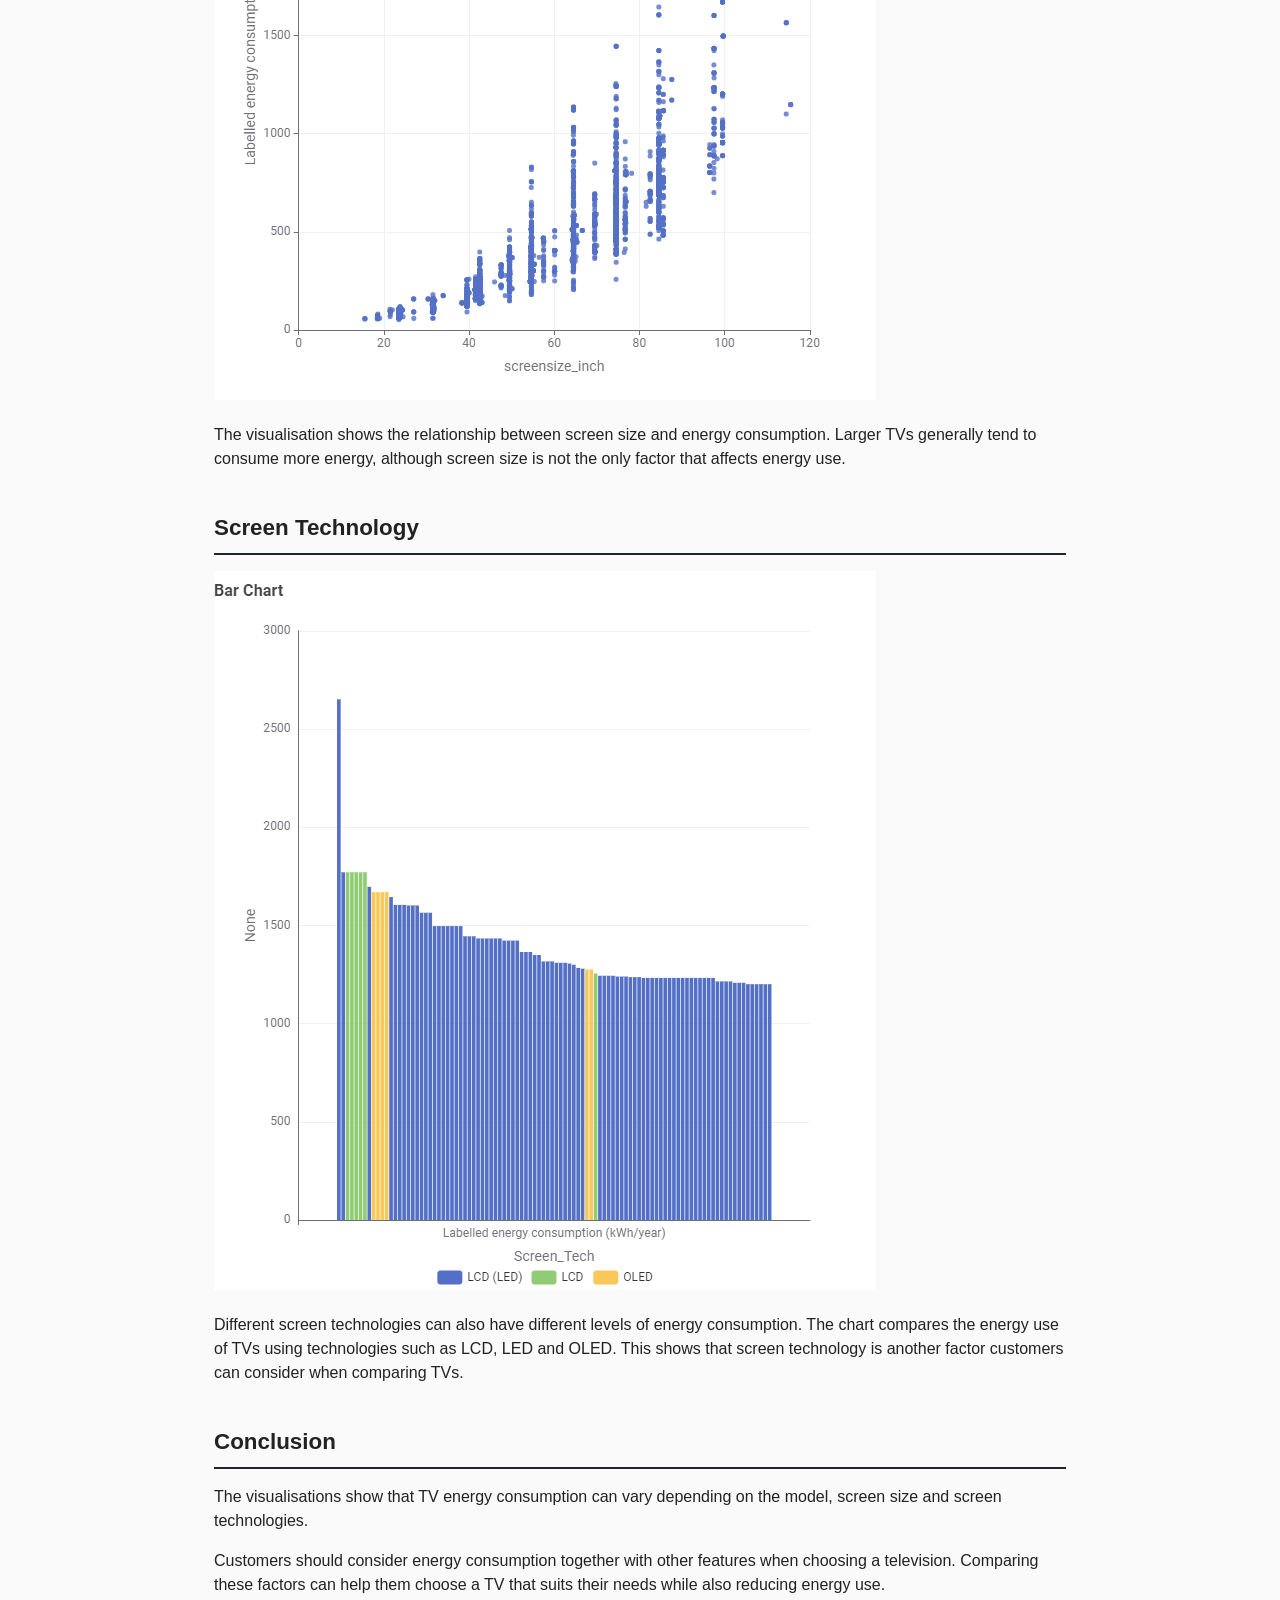
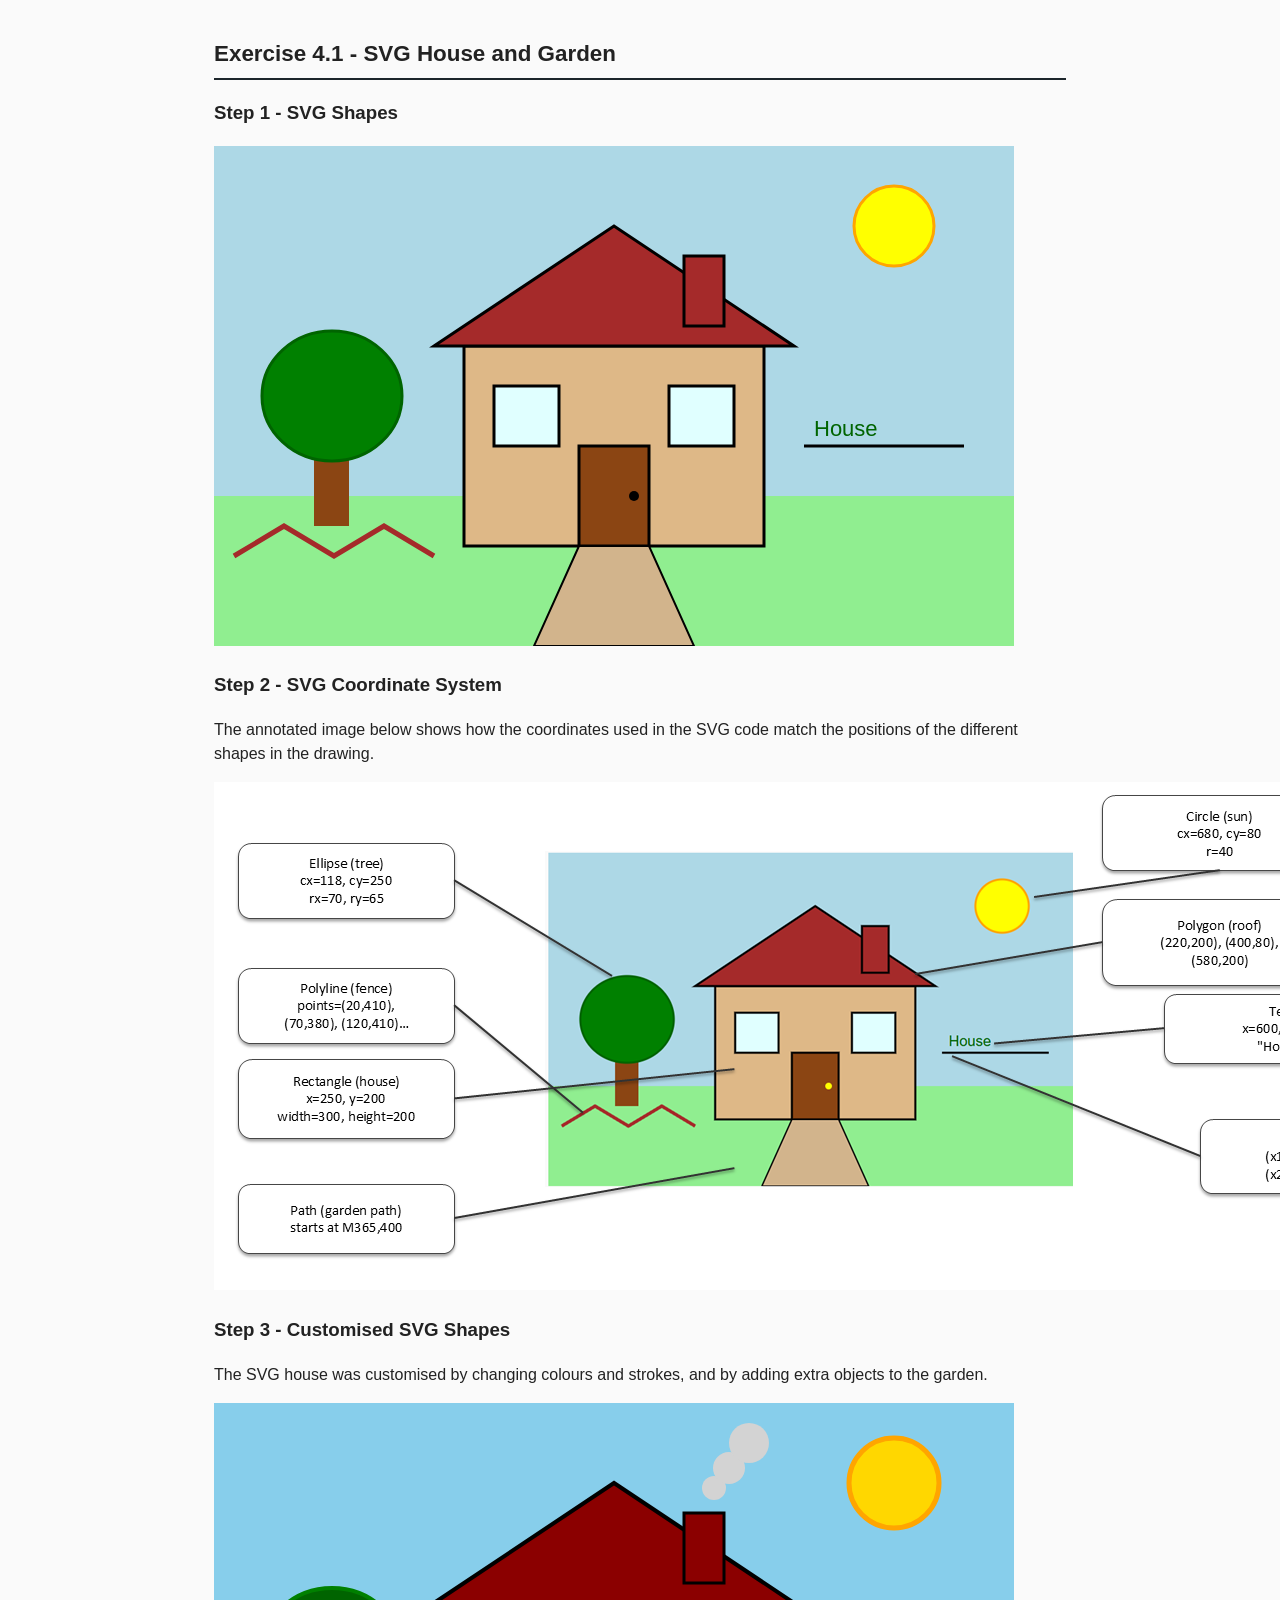
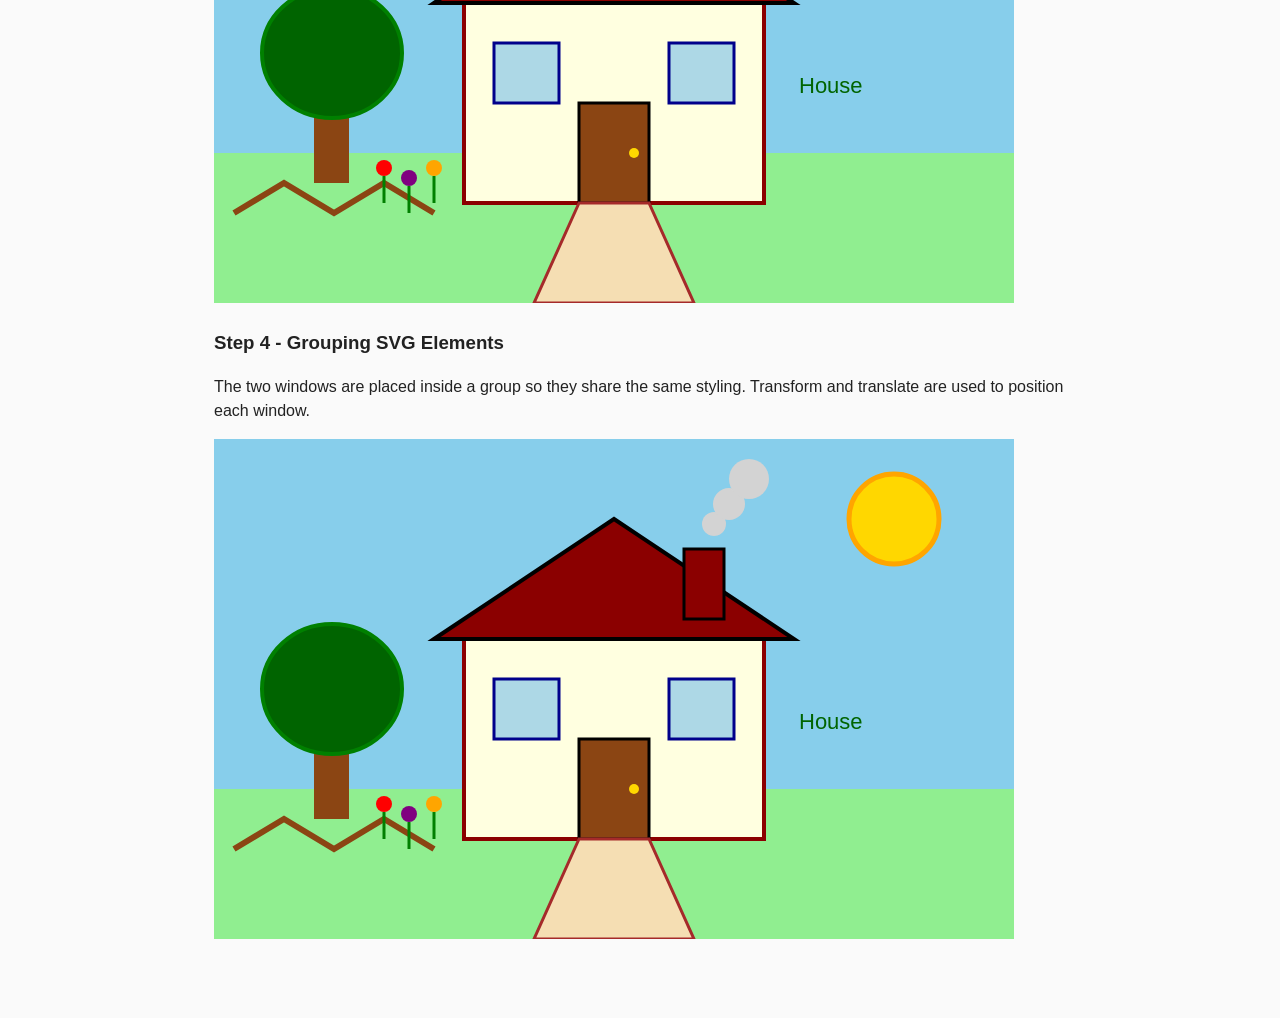
<file: Exercise 4/Exercise 4.1/index.html>
<!DOCTYPE html>
<html lang="en">
<head>
  <meta charset="UTF-8">
  <meta name="viewport" content="width=device-width, initial-scale=1.0">

  <title>TV Energy Consumption</title>

  <link rel="icon" href="images/PowerIcon.png" type="image/png">
  <link rel="stylesheet" href="css/styles.css">
</head>

<body>

  <header>
    <div class="brand">
      <img src="images/PowerIcon.png" alt="Power icon" width="32">
      <span>TV Energy Consumption</span>
    </div>

    <nav>
      <a href="#overview">Overview</a>
      <a href="#models">TV Models</a>
      <a href="#screen-size">Screen Size</a>
      <a href="#screen-tech">Screen Tech</a>
      <a href="#conclusion">Conclusion</a>
      <a href="#svg-house">SVG Shapes</a>
    </nav>
  </header>


  <main>

    <!-- Introduction -->
    <section id="overview">
      <h2>TV Energy Consumption</h2>

      <p>
        Choosing a new TV involves more than comparing price and screen size.
        Different televisions can also use different amounts of energy.
      </p>

      <p>
        This data story explores TV energy consumption by comparing different
        TV models, screen sizes and screen technologies. The aim is to help customers
        understand these differences and make a more informed choice when buying a TV.
      </p>
    </section>


    <!-- TV Models -->
    <section id="models">
      <h2>TV Models</h2>

      <img
        src="images/tv-models.png"
        alt="Bar chart comparing energy consumption across TV models"
        class="chart"
      >

      <p>
        Energy consumption can vary between different TV models.
        Some models use noticeably more energy than others, which means the
        choice of TV model can affect long-term electricity usage.
      </p>
    </section>


    <!-- Screen Size -->
    <section id="screen-size">
      <h2>Screen Size</h2>

      <img
        src="images/screen-size.png"
        alt="Scatter plot showing screen size and energy consumption"
        class="chart"
      >

      <p>
        The visualisation shows the relationship between screen size and
        energy consumption. Larger TVs generally tend to consume more energy,
        although screen size is not the only factor that affects energy use.
      </p>
    </section>


    <!-- Energy Rating -->
    <section id="screen-tech">
      <h2>Screen Technology</h2>

      <img
        src="images/screen-tech.png"
        alt="Bar chart comparing energy consumption by screen technology"
        class="chart"
      >

      <p>
        Different screen technologies can also have different levels of energy consumption.
        The chart compares the energy use of TVs using technologies such as LCD, LED and OLED.
        This shows that screen technology is another factor customers can consider when comparing TVs.
      </p>
    </section>


    <!-- Conclusion -->
    <section id="conclusion">
      <h2>Conclusion</h2>

      <p>
        The visualisations show that TV energy consumption can vary depending
        on the model, screen size and screen technologies.
      </p>

      <p>
        Customers should consider energy consumption together with other
        features when choosing a television. Comparing these factors can help
        them choose a TV that suits their needs while also reducing energy use.
      </p>
    </section>

        <!-- Exercise 4.1 -->
    <section id="svg-house">
      <h2>Exercise 4.1 - SVG House and Garden</h2>
      <h3>Step 1 - SVG Shapes</h3>

      <svg width="800" height="500">

        <!-- Sky -->
        <rect x="0" y="0" width="800" height="500" fill="lightblue"/>

        <!-- Grass -->
        <rect x="0" y="350" width="800" height="150" fill="lightgreen"/>

        <!-- Sun -->
        <circle cx="680" cy="80" r="40"
                fill="yellow" stroke="orange" stroke-width="3"/>

        <!-- House -->
        <rect x="250" y="200" width="300" height="200"
              fill="burlywood" stroke="black" stroke-width="3"/>

        <!-- Roof -->
        <polygon points="220,200 400,80 580,200"
                 fill="brown" stroke="black" stroke-width="3"/>

        <!-- Chimney -->
        <rect x="470" y="110" width="40" height="70"
              fill="brown" stroke="black" stroke-width="3"/>

        <!-- Door -->
        <rect x="365" y="300" width="70" height="100"
              fill="saddlebrown" stroke="black" stroke-width="3"/>

        <!-- Door handle -->
        <circle cx="420" cy="350" r="5" fill="black"/>

        <!-- Two windows -->
        <g fill="lightcyan" stroke="black" stroke-width="3">

          <rect x="0" y="0" width="65" height="60"
                transform="translate(280,240)"/>

          <rect x="0" y="0" width="65" height="60"
                transform="translate(455,240)"/>

        </g>

        <!-- Tree -->
        <rect x="100" y="280" width="35" height="100"
              fill="saddlebrown"/>

        <ellipse cx="118" cy="250" rx="70" ry="65"
                 fill="green" stroke="darkgreen" stroke-width="3"/>

        <!-- Fence -->
        <polyline points="20,410 70,380 120,410 170,380 220,410"
                  fill="none" stroke="brown" stroke-width="5"/>

        <!-- Line -->
        <line x1="590" y1="300" x2="750" y2="300"
              stroke="black" stroke-width="3"/>

        <!-- Path -->
        <path d="M365 400 L320 500 L480 500 L435 400 Z"
              fill="tan" stroke="black" stroke-width="2"/>

        <!-- Text -->
        <text x="600" y="290" font-size="22" fill="darkgreen">
          House
        </text>

      </svg>

      <!-- Step 2: SVG Coordinate System -->
      <h3>Step 2 - SVG Coordinate System</h3>

      <p>
        The annotated image below shows how the coordinates used in the
        SVG code match the positions of the different shapes in the drawing.
      </p>

      <img
        src="images/Step_2.png"
        alt="Annotated SVG house showing the coordinate system"
        class="chart"
      >

          <!-- Step 3: Customised SVG -->
      <h3>Step 3 - Customised SVG Shapes</h3>

      <p>
        The SVG house was customised by changing colours and strokes,
        and by adding extra objects to the garden.
      </p>

      <svg width="800" height="500">

        <!-- Sky -->
        <rect x="0" y="0" width="800" height="500" fill="skyblue"/>

        <!-- Grass -->
        <rect x="0" y="350" width="800" height="150" fill="lightgreen"/>

        <!-- Sun -->
        <circle cx="680" cy="80" r="45"
                fill="gold" stroke="orange" stroke-width="5"/>

        <!-- House - changed colour and stroke -->
        <rect x="250" y="200" width="300" height="200"
              fill="lightyellow" stroke="darkred" stroke-width="4"/>

        <!-- Roof - changed colour and stroke -->
        <polygon points="220,200 400,80 580,200"
                 fill="darkred" stroke="black" stroke-width="4"/>

        <!-- Chimney -->
        <rect x="470" y="110" width="40" height="70"
              fill="darkred" stroke="black" stroke-width="3"/>

        <!-- Smoke - new objects -->
        <circle cx="500" cy="85" r="12" fill="lightgray"/>
        <circle cx="515" cy="65" r="16" fill="lightgray"/>
        <circle cx="535" cy="40" r="20" fill="lightgray"/>

        <!-- Door -->
        <rect x="365" y="300" width="70" height="100"
              fill="saddlebrown" stroke="black" stroke-width="3"/>

        <!-- Door Handle -->
        <circle cx="420" cy="350" r="5" fill="gold"/>

        <!-- Windows -->
        <rect x="280" y="240" width="65" height="60"
              fill="lightblue" stroke="darkblue" stroke-width="3"/>

        <rect x="455" y="240" width="65" height="60"
              fill="lightblue" stroke="darkblue" stroke-width="3"/>

        <!-- Tree -->
        <rect x="100" y="280" width="35" height="100"
              fill="saddlebrown"/>

        <ellipse cx="118" cy="250" rx="70" ry="65"
                 fill="darkgreen" stroke="green" stroke-width="4"/>

        <!-- Fence -->
        <polyline points="20,410 70,380 120,410 170,380 220,410"
                  fill="none" stroke="saddlebrown" stroke-width="6"/>

        <!-- Garden Path -->
        <path d="M365 400 L320 500 L480 500 L435 400 Z"
              fill="wheat" stroke="brown" stroke-width="3"/>

        <!-- Flowers - new objects -->
        <circle cx="170" cy="365" r="8" fill="red"/>
        <circle cx="195" cy="375" r="8" fill="purple"/>
        <circle cx="220" cy="365" r="8" fill="orange"/>

        <!-- Flower stems -->
        <line x1="170" y1="373" x2="170" y2="400"
              stroke="green" stroke-width="3"/>

        <line x1="195" y1="383" x2="195" y2="410"
              stroke="green" stroke-width="3"/>

        <line x1="220" y1="373" x2="220" y2="400"
              stroke="green" stroke-width="3"/>

        <!-- Text -->
        <text x="585" y="290" font-size="22" fill="darkgreen">
          House
        </text>

      </svg>
       
      <h3>Step 4 - Grouping SVG Elements</h3>

      <p>
        The two windows are placed inside a group so they share the same
        styling. Transform and translate are used to position each window.
      </p>

      <svg width="800" height="500">

        <!-- Sky -->
        <rect x="0" y="0" width="800" height="500" fill="skyblue"/>

        <!-- Grass -->
        <rect x="0" y="350" width="800" height="150" fill="lightgreen"/>

        <!-- Sun -->
        <circle cx="680" cy="80" r="45"
                fill="gold" stroke="orange" stroke-width="5"/>

        <!-- House - changed colour and stroke -->
        <rect x="250" y="200" width="300" height="200"
              fill="lightyellow" stroke="darkred" stroke-width="4"/>

        <!-- Roof - changed colour and stroke -->
        <polygon points="220,200 400,80 580,200"
                 fill="darkred" stroke="black" stroke-width="4"/>

        <!-- Chimney -->
        <rect x="470" y="110" width="40" height="70"
              fill="darkred" stroke="black" stroke-width="3"/>

        <!-- Smoke - new objects -->
        <circle cx="500" cy="85" r="12" fill="lightgray"/>
        <circle cx="515" cy="65" r="16" fill="lightgray"/>
        <circle cx="535" cy="40" r="20" fill="lightgray"/>

        <!-- Door -->
        <rect x="365" y="300" width="70" height="100"
              fill="saddlebrown" stroke="black" stroke-width="3"/>

        <!-- Door Handle -->
        <circle cx="420" cy="350" r="5" fill="gold"/>

        <!-- Windows grouped with shared styling -->
        <g fill="lightblue" stroke="darkblue" stroke-width="3">

        <rect x="0" y="0" width="65" height="60"
          transform="translate(280,240)"/>

        <rect x="0" y="0" width="65" height="60"
          transform="translate(455,240)"/>
        </g>

        <!-- Tree -->
        <rect x="100" y="280" width="35" height="100"
              fill="saddlebrown"/>

        <ellipse cx="118" cy="250" rx="70" ry="65"
                 fill="darkgreen" stroke="green" stroke-width="4"/>

        <!-- Fence -->
        <polyline points="20,410 70,380 120,410 170,380 220,410"
                  fill="none" stroke="saddlebrown" stroke-width="6"/>

        <!-- Garden Path -->
        <path d="M365 400 L320 500 L480 500 L435 400 Z"
              fill="wheat" stroke="brown" stroke-width="3"/>

        <!-- Flowers - new objects -->
        <circle cx="170" cy="365" r="8" fill="red"/>
        <circle cx="195" cy="375" r="8" fill="purple"/>
        <circle cx="220" cy="365" r="8" fill="orange"/>

        <!-- Flower stems -->
        <line x1="170" y1="373" x2="170" y2="400"
              stroke="green" stroke-width="3"/>

        <line x1="195" y1="383" x2="195" y2="410"
              stroke="green" stroke-width="3"/>

        <line x1="220" y1="373" x2="220" y2="400"
              stroke="green" stroke-width="3"/>

        <!-- Text -->
        <text x="585" y="290" font-size="22" fill="darkgreen">
          House
        </text>

      </svg>

    </section>
  </main>

</body>
</html>
</file>
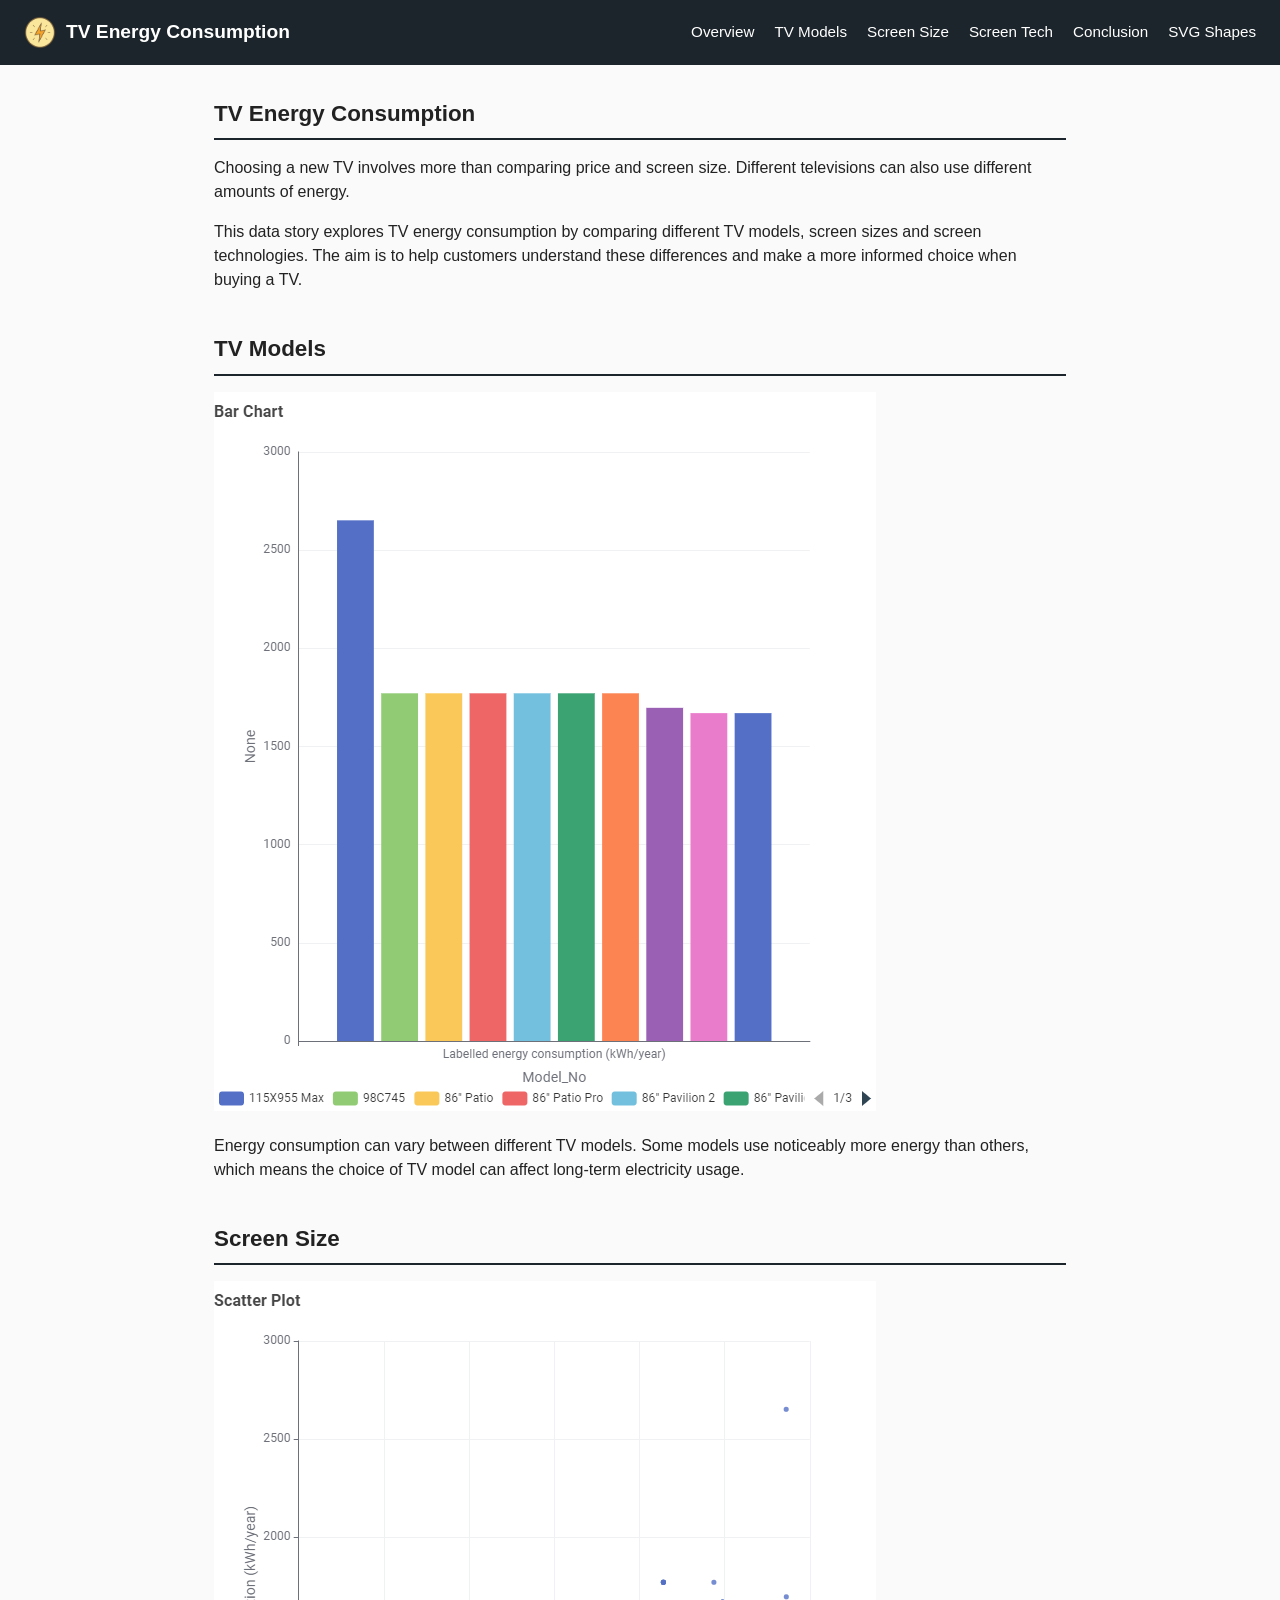
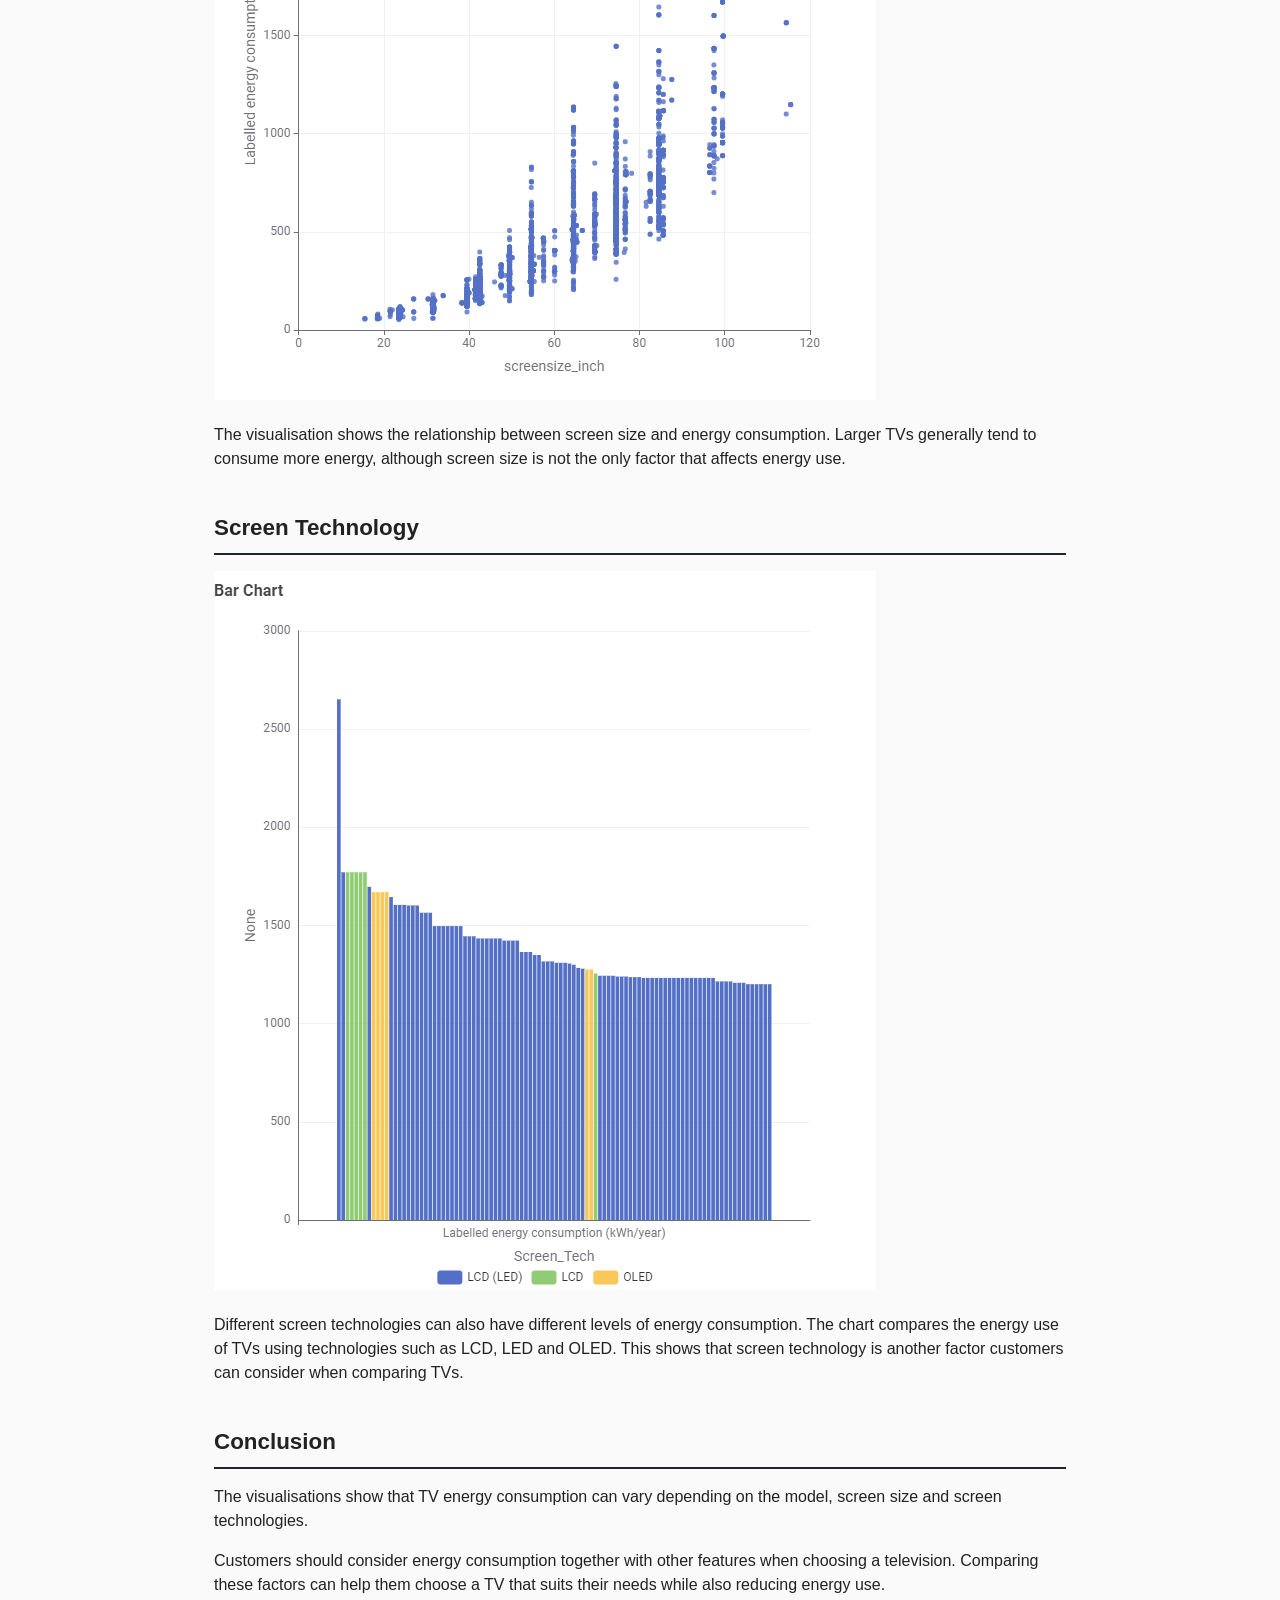
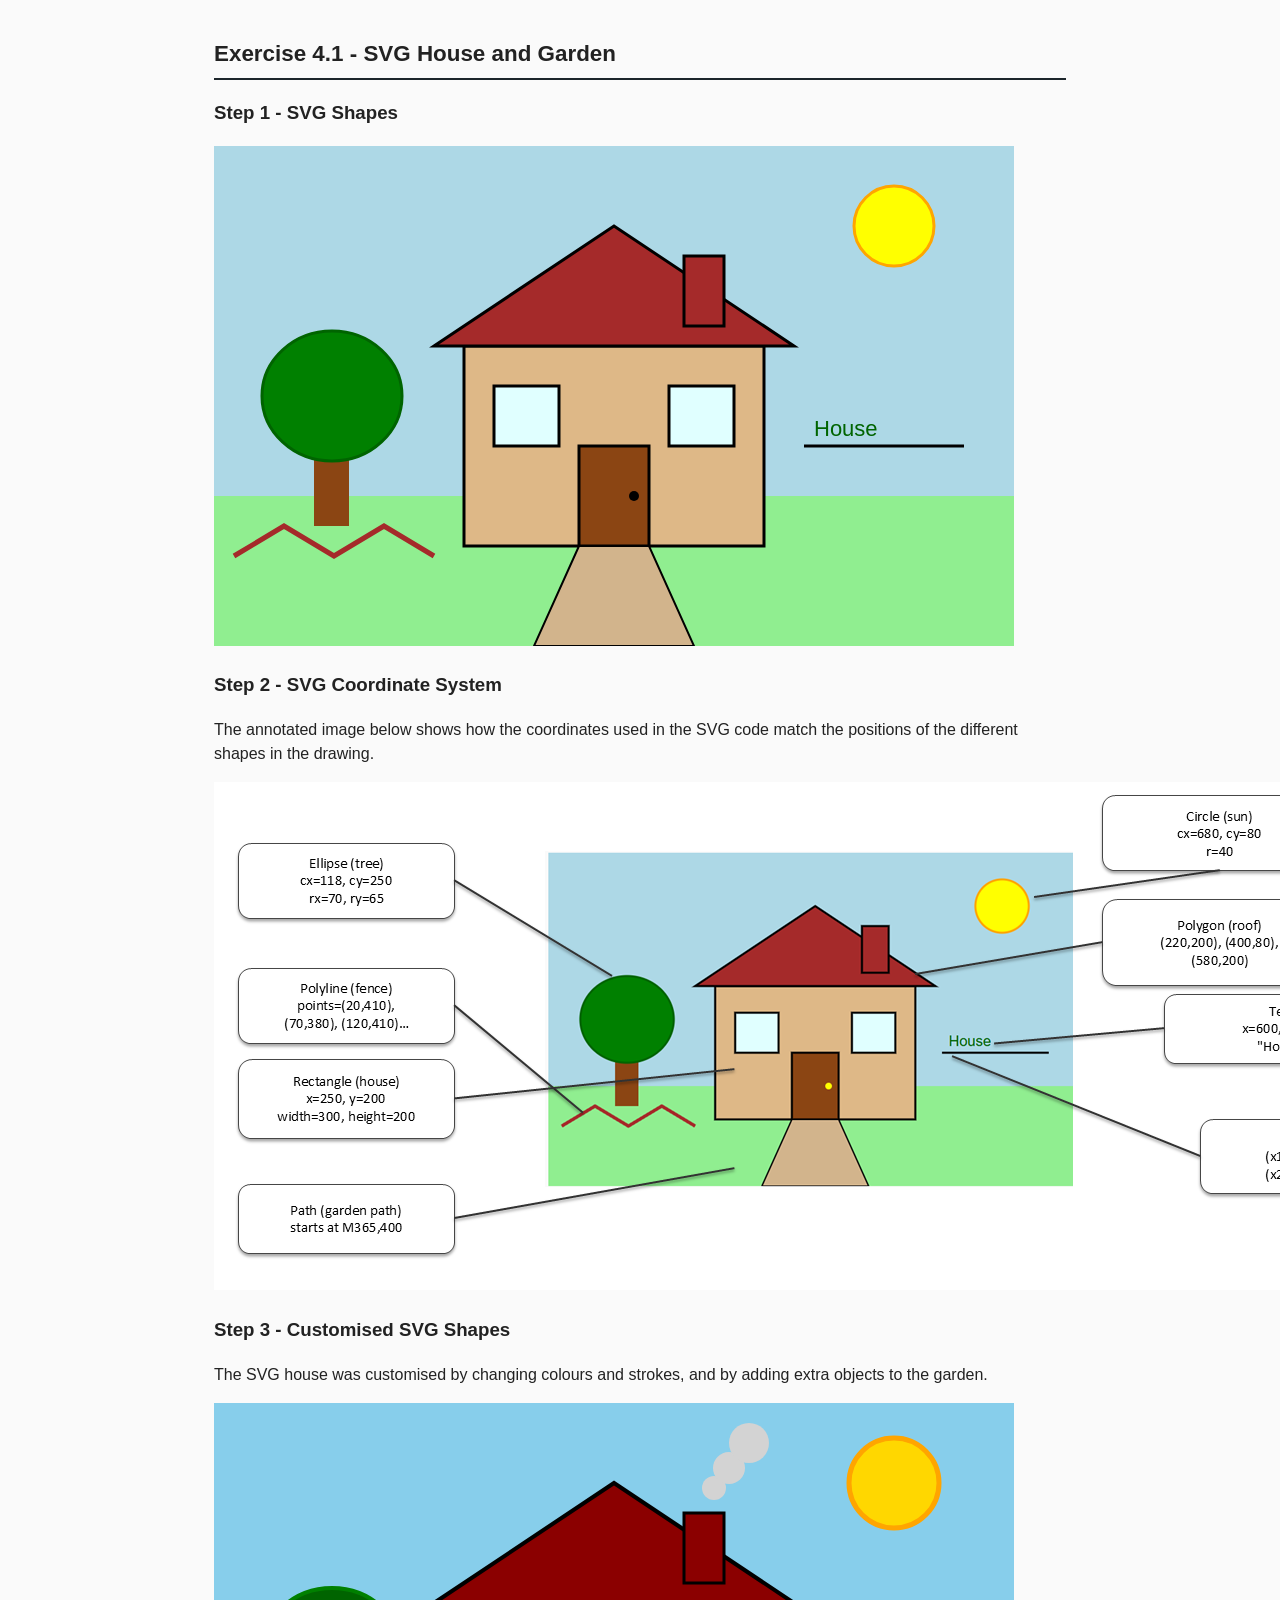
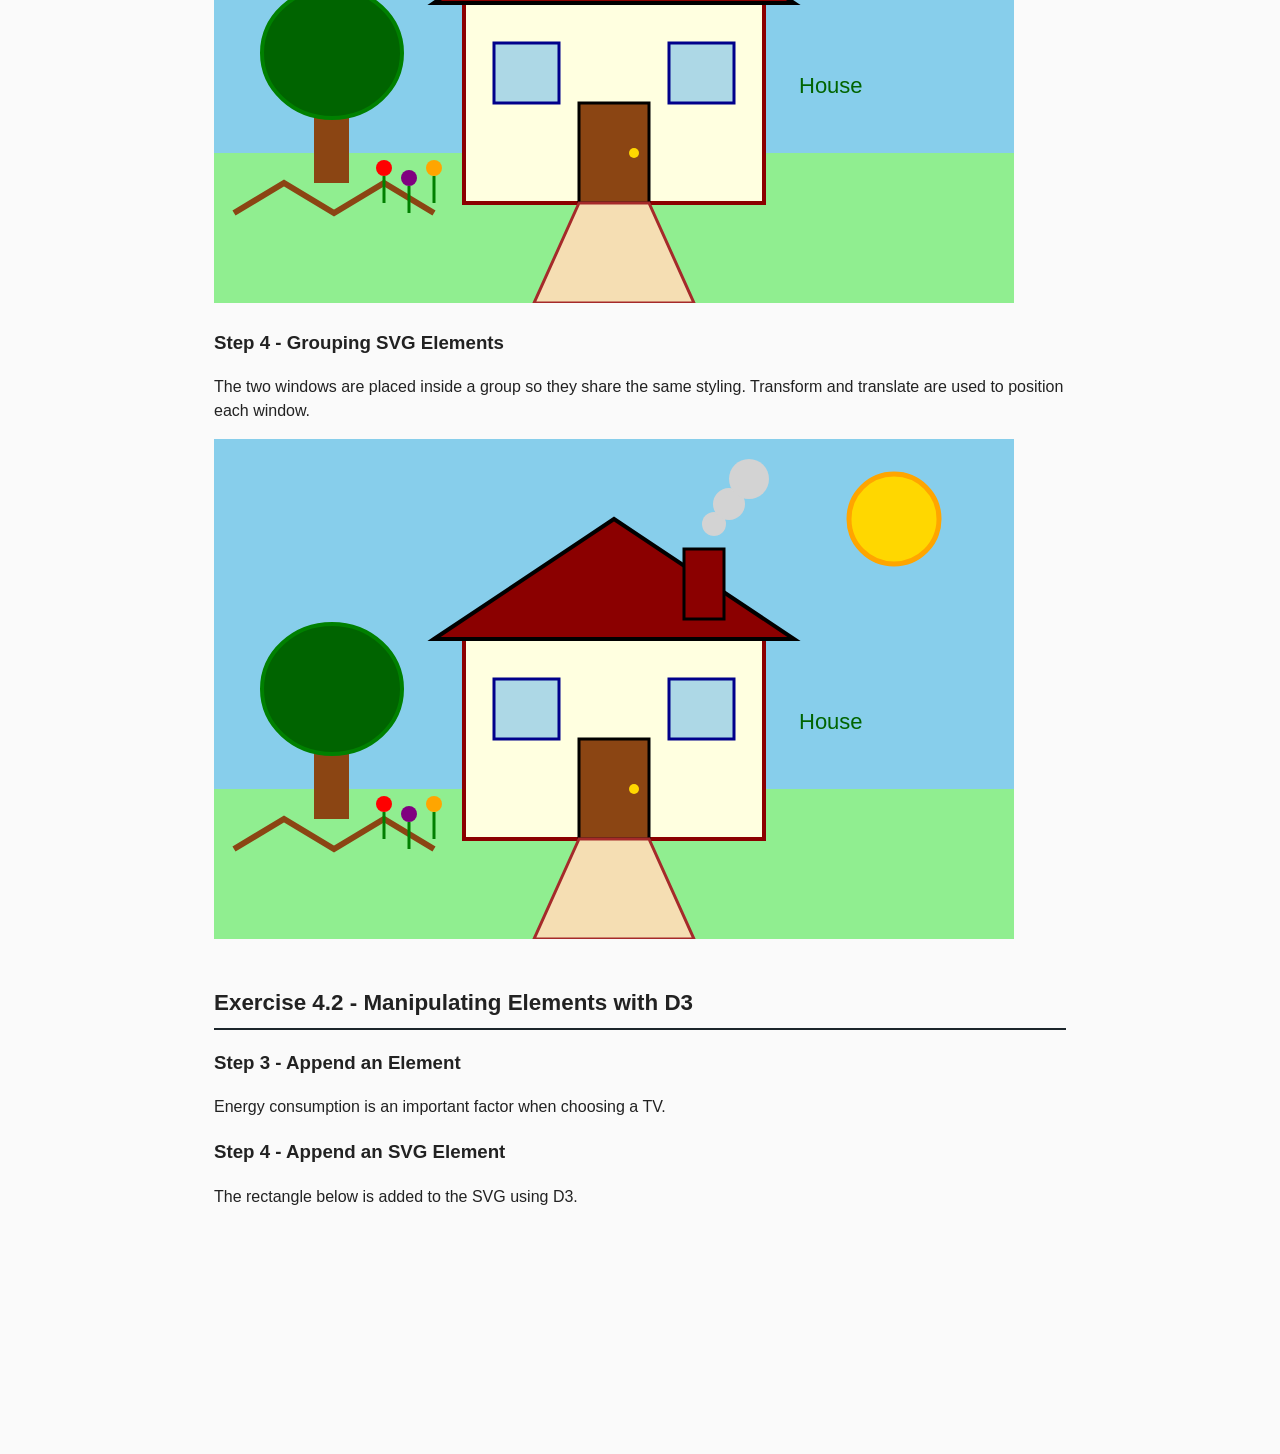
<file: Exercise 4/Exercise 4.2/index.html>
<!DOCTYPE html>
<html lang="en">
<head>
  <meta charset="UTF-8">
  <meta name="viewport" content="width=device-width, initial-scale=1.0">

  <title>TV Energy Consumption</title>

  <link rel="icon" href="images/PowerIcon.png" type="image/png">
  <link rel="stylesheet" href="css/styles.css">
</head>

<body>

  <header>
    <div class="brand">
      <img src="images/PowerIcon.png" alt="Power icon" width="32">
      <span>TV Energy Consumption</span>
    </div>

    <nav>
      <a href="#overview">Overview</a>
      <a href="#models">TV Models</a>
      <a href="#screen-size">Screen Size</a>
      <a href="#screen-tech">Screen Tech</a>
      <a href="#conclusion">Conclusion</a>
      <a href="#svg-house">SVG Shapes</a>
    </nav>
  </header>


  <main>

    <!-- Introduction -->
    <section id="overview">
      <h2>TV Energy Consumption</h2>

      <p>
        Choosing a new TV involves more than comparing price and screen size.
        Different televisions can also use different amounts of energy.
      </p>

      <p>
        This data story explores TV energy consumption by comparing different
        TV models, screen sizes and screen technologies. The aim is to help customers
        understand these differences and make a more informed choice when buying a TV.
      </p>
    </section>


    <!-- TV Models -->
    <section id="models">
      <h2>TV Models</h2>

      <img
        src="images/tv-models.png"
        alt="Bar chart comparing energy consumption across TV models"
        class="chart"
      >

      <p>
        Energy consumption can vary between different TV models.
        Some models use noticeably more energy than others, which means the
        choice of TV model can affect long-term electricity usage.
      </p>
    </section>


    <!-- Screen Size -->
    <section id="screen-size">
      <h2>Screen Size</h2>

      <img
        src="images/screen-size.png"
        alt="Scatter plot showing screen size and energy consumption"
        class="chart"
      >

      <p>
        The visualisation shows the relationship between screen size and
        energy consumption. Larger TVs generally tend to consume more energy,
        although screen size is not the only factor that affects energy use.
      </p>
    </section>


    <!-- Energy Rating -->
    <section id="screen-tech">
      <h2>Screen Technology</h2>

      <img
        src="images/screen-tech.png"
        alt="Bar chart comparing energy consumption by screen technology"
        class="chart"
      >

      <p>
        Different screen technologies can also have different levels of energy consumption.
        The chart compares the energy use of TVs using technologies such as LCD, LED and OLED.
        This shows that screen technology is another factor customers can consider when comparing TVs.
      </p>
    </section>


    <!-- Conclusion -->
    <section id="conclusion">
      <h2>Conclusion</h2>

      <p>
        The visualisations show that TV energy consumption can vary depending
        on the model, screen size and screen technologies.
      </p>

      <p>
        Customers should consider energy consumption together with other
        features when choosing a television. Comparing these factors can help
        them choose a TV that suits their needs while also reducing energy use.
      </p>
    </section>

        <!-- Exercise 4.1 -->
    <section id="svg-house">
      <h2>Exercise 4.1 - SVG House and Garden</h2>
      <h3>Step 1 - SVG Shapes</h3>

      <svg width="800" height="500">

        <!-- Sky -->
        <rect x="0" y="0" width="800" height="500" fill="lightblue"/>

        <!-- Grass -->
        <rect x="0" y="350" width="800" height="150" fill="lightgreen"/>

        <!-- Sun -->
        <circle cx="680" cy="80" r="40"
                fill="yellow" stroke="orange" stroke-width="3"/>

        <!-- House -->
        <rect x="250" y="200" width="300" height="200"
              fill="burlywood" stroke="black" stroke-width="3"/>

        <!-- Roof -->
        <polygon points="220,200 400,80 580,200"
                 fill="brown" stroke="black" stroke-width="3"/>

        <!-- Chimney -->
        <rect x="470" y="110" width="40" height="70"
              fill="brown" stroke="black" stroke-width="3"/>

        <!-- Door -->
        <rect x="365" y="300" width="70" height="100"
              fill="saddlebrown" stroke="black" stroke-width="3"/>

        <!-- Door handle -->
        <circle cx="420" cy="350" r="5" fill="black"/>

        <!-- Two windows -->
        <g fill="lightcyan" stroke="black" stroke-width="3">

          <rect x="0" y="0" width="65" height="60"
                transform="translate(280,240)"/>

          <rect x="0" y="0" width="65" height="60"
                transform="translate(455,240)"/>

        </g>

        <!-- Tree -->
        <rect x="100" y="280" width="35" height="100"
              fill="saddlebrown"/>

        <ellipse cx="118" cy="250" rx="70" ry="65"
                 fill="green" stroke="darkgreen" stroke-width="3"/>

        <!-- Fence -->
        <polyline points="20,410 70,380 120,410 170,380 220,410"
                  fill="none" stroke="brown" stroke-width="5"/>

        <!-- Line -->
        <line x1="590" y1="300" x2="750" y2="300"
              stroke="black" stroke-width="3"/>

        <!-- Path -->
        <path d="M365 400 L320 500 L480 500 L435 400 Z"
              fill="tan" stroke="black" stroke-width="2"/>

        <!-- Text -->
        <text x="600" y="290" font-size="22" fill="darkgreen">
          House
        </text>

      </svg>

      <!-- Step 2: SVG Coordinate System -->
      <h3>Step 2 - SVG Coordinate System</h3>

      <p>
        The annotated image below shows how the coordinates used in the
        SVG code match the positions of the different shapes in the drawing.
      </p>

      <img
        src="images/Step_2.png"
        alt="Annotated SVG house showing the coordinate system"
        class="chart"
      >

          <!-- Step 3: Customised SVG -->
      <h3>Step 3 - Customised SVG Shapes</h3>

      <p>
        The SVG house was customised by changing colours and strokes,
        and by adding extra objects to the garden.
      </p>

      <svg width="800" height="500">

        <!-- Sky -->
        <rect x="0" y="0" width="800" height="500" fill="skyblue"/>

        <!-- Grass -->
        <rect x="0" y="350" width="800" height="150" fill="lightgreen"/>

        <!-- Sun -->
        <circle cx="680" cy="80" r="45"
                fill="gold" stroke="orange" stroke-width="5"/>

        <!-- House - changed colour and stroke -->
        <rect x="250" y="200" width="300" height="200"
              fill="lightyellow" stroke="darkred" stroke-width="4"/>

        <!-- Roof - changed colour and stroke -->
        <polygon points="220,200 400,80 580,200"
                 fill="darkred" stroke="black" stroke-width="4"/>

        <!-- Chimney -->
        <rect x="470" y="110" width="40" height="70"
              fill="darkred" stroke="black" stroke-width="3"/>

        <!-- Smoke - new objects -->
        <circle cx="500" cy="85" r="12" fill="lightgray"/>
        <circle cx="515" cy="65" r="16" fill="lightgray"/>
        <circle cx="535" cy="40" r="20" fill="lightgray"/>

        <!-- Door -->
        <rect x="365" y="300" width="70" height="100"
              fill="saddlebrown" stroke="black" stroke-width="3"/>

        <!-- Door Handle -->
        <circle cx="420" cy="350" r="5" fill="gold"/>

        <!-- Windows -->
        <rect x="280" y="240" width="65" height="60"
              fill="lightblue" stroke="darkblue" stroke-width="3"/>

        <rect x="455" y="240" width="65" height="60"
              fill="lightblue" stroke="darkblue" stroke-width="3"/>

        <!-- Tree -->
        <rect x="100" y="280" width="35" height="100"
              fill="saddlebrown"/>

        <ellipse cx="118" cy="250" rx="70" ry="65"
                 fill="darkgreen" stroke="green" stroke-width="4"/>

        <!-- Fence -->
        <polyline points="20,410 70,380 120,410 170,380 220,410"
                  fill="none" stroke="saddlebrown" stroke-width="6"/>

        <!-- Garden Path -->
        <path d="M365 400 L320 500 L480 500 L435 400 Z"
              fill="wheat" stroke="brown" stroke-width="3"/>

        <!-- Flowers - new objects -->
        <circle cx="170" cy="365" r="8" fill="red"/>
        <circle cx="195" cy="375" r="8" fill="purple"/>
        <circle cx="220" cy="365" r="8" fill="orange"/>

        <!-- Flower stems -->
        <line x1="170" y1="373" x2="170" y2="400"
              stroke="green" stroke-width="3"/>

        <line x1="195" y1="383" x2="195" y2="410"
              stroke="green" stroke-width="3"/>

        <line x1="220" y1="373" x2="220" y2="400"
              stroke="green" stroke-width="3"/>

        <!-- Text -->
        <text x="585" y="290" font-size="22" fill="darkgreen">
          House
        </text>

      </svg>
       
      <h3>Step 4 - Grouping SVG Elements</h3>

      <p>
        The two windows are placed inside a group so they share the same
        styling. Transform and translate are used to position each window.
      </p>

      <svg width="800" height="500">

        <!-- Sky -->
        <rect x="0" y="0" width="800" height="500" fill="skyblue"/>

        <!-- Grass -->
        <rect x="0" y="350" width="800" height="150" fill="lightgreen"/>

        <!-- Sun -->
        <circle cx="680" cy="80" r="45"
                fill="gold" stroke="orange" stroke-width="5"/>

        <!-- House - changed colour and stroke -->
        <rect x="250" y="200" width="300" height="200"
              fill="lightyellow" stroke="darkred" stroke-width="4"/>

        <!-- Roof - changed colour and stroke -->
        <polygon points="220,200 400,80 580,200"
                 fill="darkred" stroke="black" stroke-width="4"/>

        <!-- Chimney -->
        <rect x="470" y="110" width="40" height="70"
              fill="darkred" stroke="black" stroke-width="3"/>

        <!-- Smoke - new objects -->
        <circle cx="500" cy="85" r="12" fill="lightgray"/>
        <circle cx="515" cy="65" r="16" fill="lightgray"/>
        <circle cx="535" cy="40" r="20" fill="lightgray"/>

        <!-- Door -->
        <rect x="365" y="300" width="70" height="100"
              fill="saddlebrown" stroke="black" stroke-width="3"/>

        <!-- Door Handle -->
        <circle cx="420" cy="350" r="5" fill="gold"/>

        <!-- Windows grouped with shared styling -->
        <g fill="lightblue" stroke="darkblue" stroke-width="3">

        <rect x="0" y="0" width="65" height="60"
          transform="translate(280,240)"/>

        <rect x="0" y="0" width="65" height="60"
          transform="translate(455,240)"/>
        </g>

        <!-- Tree -->
        <rect x="100" y="280" width="35" height="100"
              fill="saddlebrown"/>

        <ellipse cx="118" cy="250" rx="70" ry="65"
                 fill="darkgreen" stroke="green" stroke-width="4"/>

        <!-- Fence -->
        <polyline points="20,410 70,380 120,410 170,380 220,410"
                  fill="none" stroke="saddlebrown" stroke-width="6"/>

        <!-- Garden Path -->
        <path d="M365 400 L320 500 L480 500 L435 400 Z"
              fill="wheat" stroke="brown" stroke-width="3"/>

        <!-- Flowers - new objects -->
        <circle cx="170" cy="365" r="8" fill="red"/>
        <circle cx="195" cy="375" r="8" fill="purple"/>
        <circle cx="220" cy="365" r="8" fill="orange"/>

        <!-- Flower stems -->
        <line x1="170" y1="373" x2="170" y2="400"
              stroke="green" stroke-width="3"/>

        <line x1="195" y1="383" x2="195" y2="410"
              stroke="green" stroke-width="3"/>

        <line x1="220" y1="373" x2="220" y2="400"
              stroke="green" stroke-width="3"/>

        <!-- Text -->
        <text x="585" y="290" font-size="22" fill="darkgreen">
          House
        </text>

      </svg>

    </section>

    <!-- Exercise 4.2 -->
    <section id="d3-exercise">
      <h2>Exercise 4.2 - Manipulating Elements with D3</h2>

      <h3>Step 3 - Append an Element</h3>

      <div class="d3-container">
        <p>Energy consumption is an important factor when choosing a TV.</p>
      </div>

      <h3>Step 4 - Append an SVG Element</h3>

      <p>
        The rectangle below is added to the SVG using D3.
      </p>

      <svg id="d3-svg" width="300" height="150"></svg>

    </section>

  </main>

  <!-- D3 Library -->
  <script src="https://d3js.org/d3.v7.min.js"></script>

  <!-- Exercise 4.2 D3 Code -->
  <script src="js/main.js"></script>

</body>
</html>
</file>
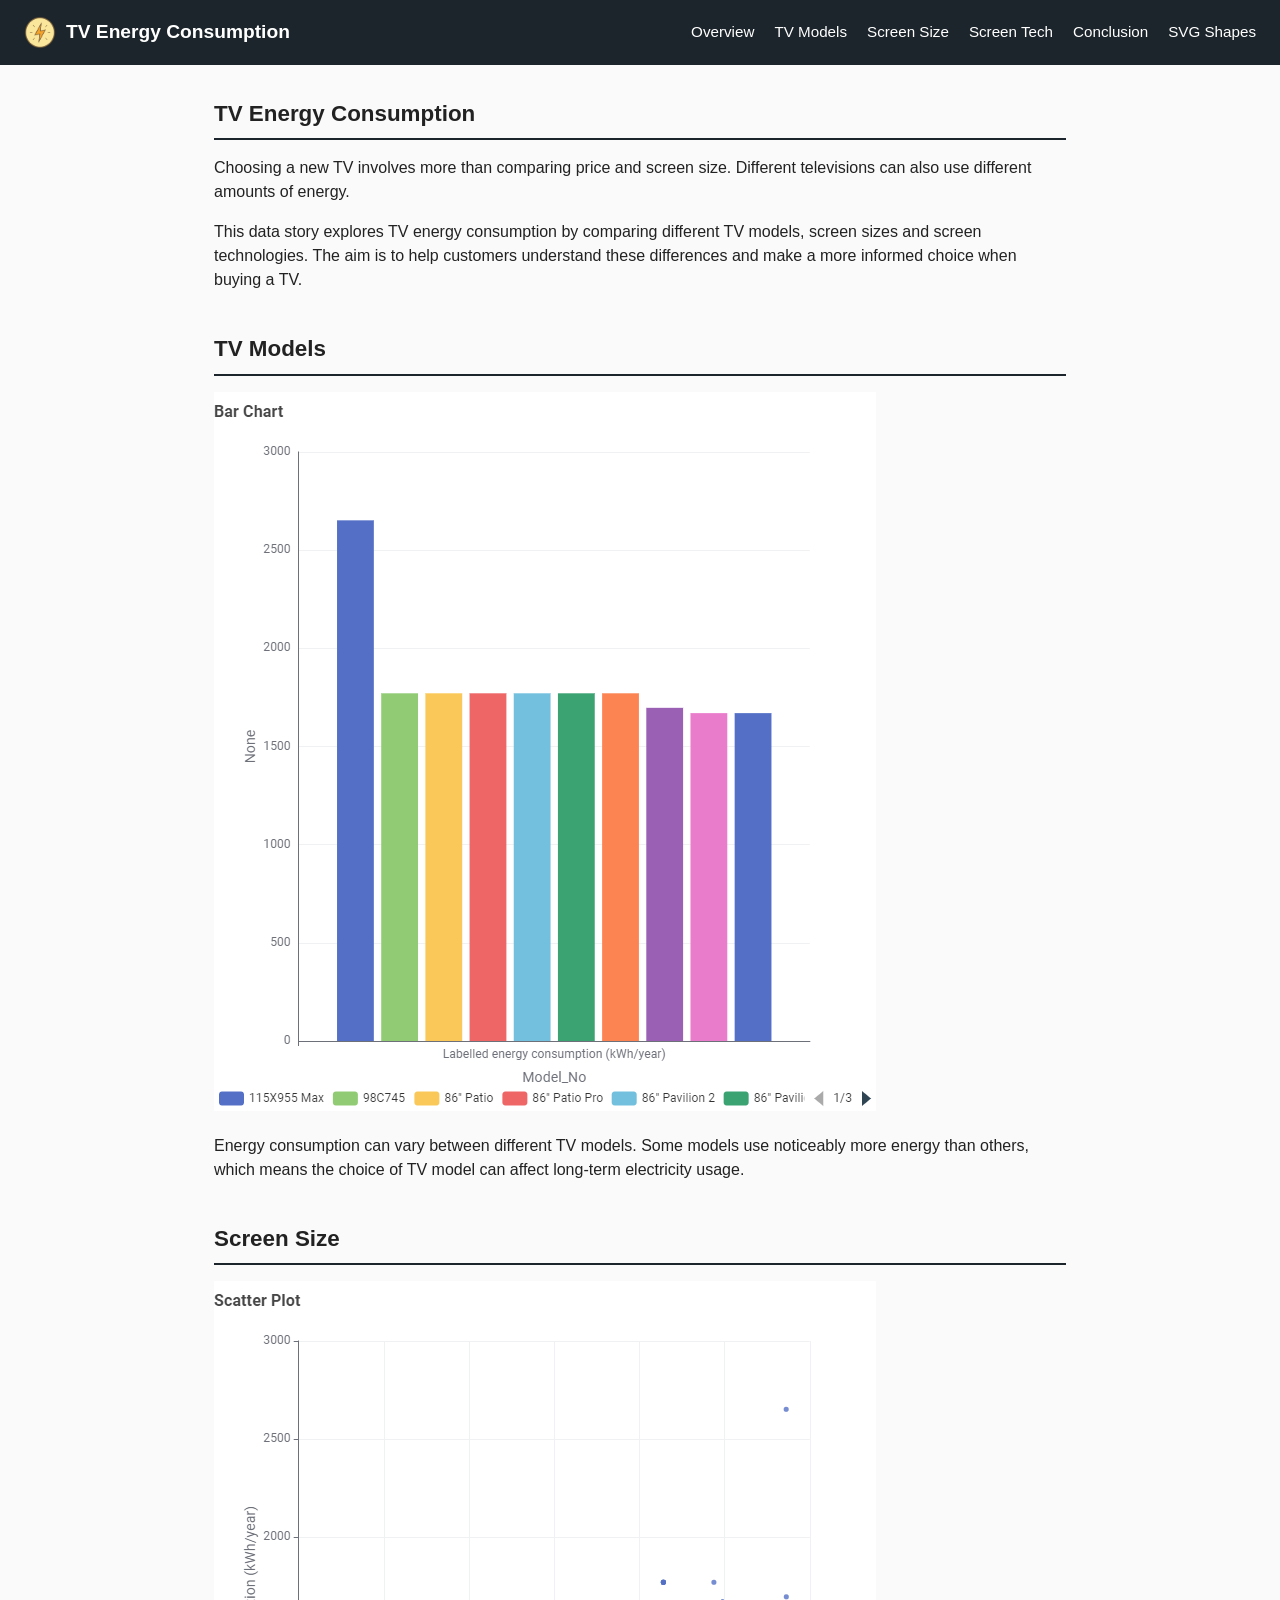
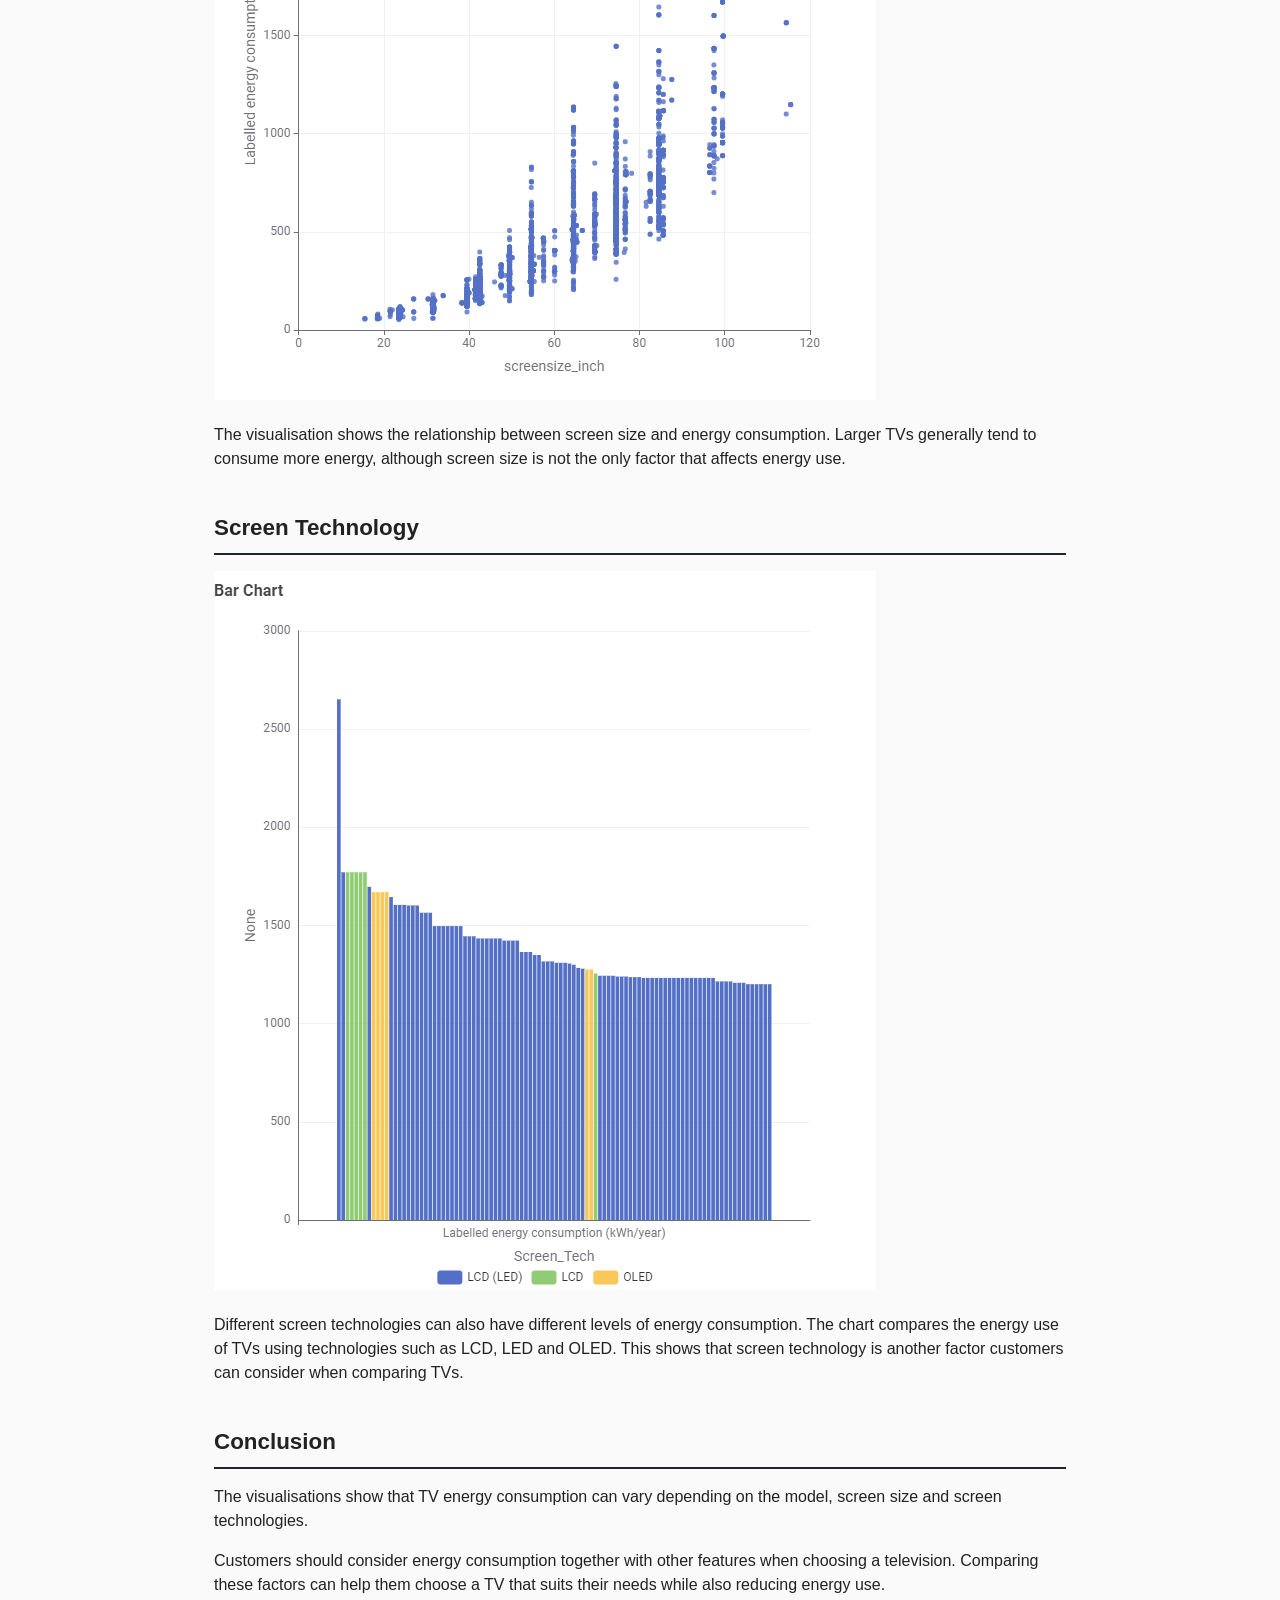
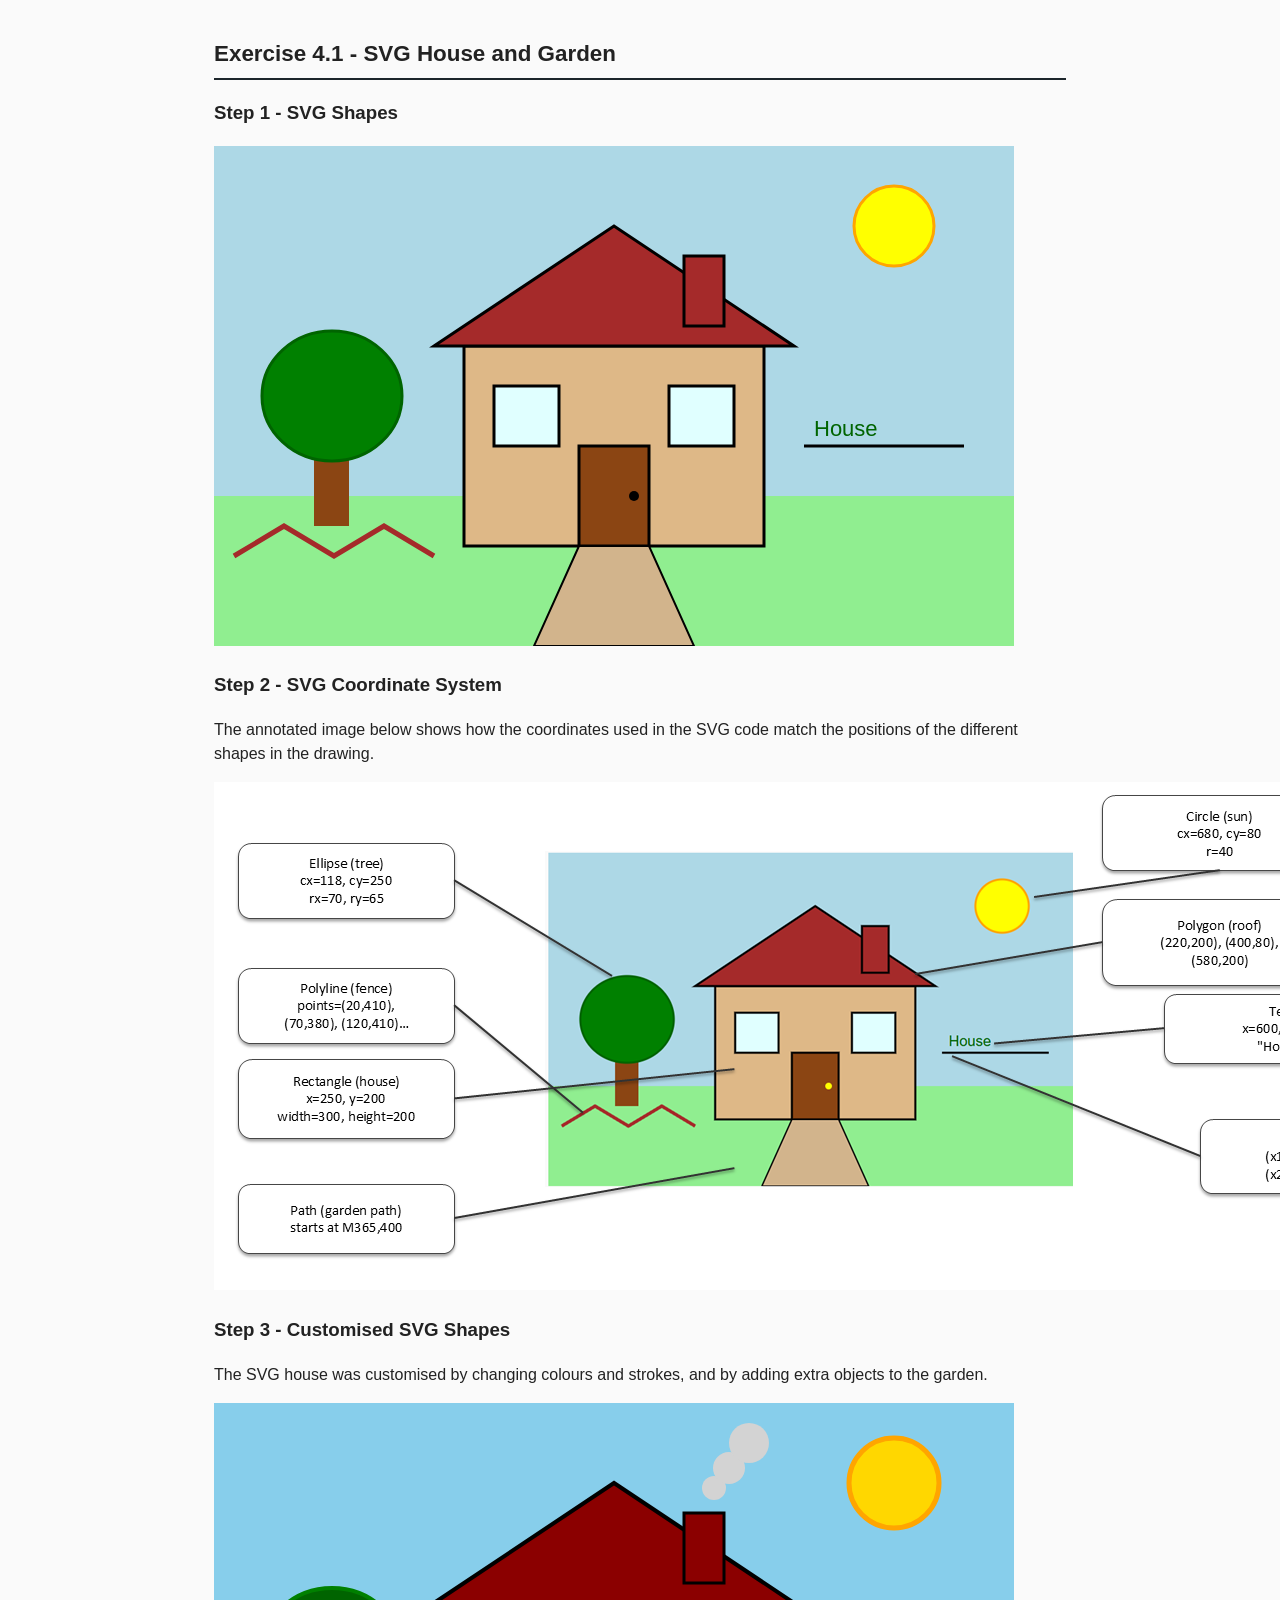
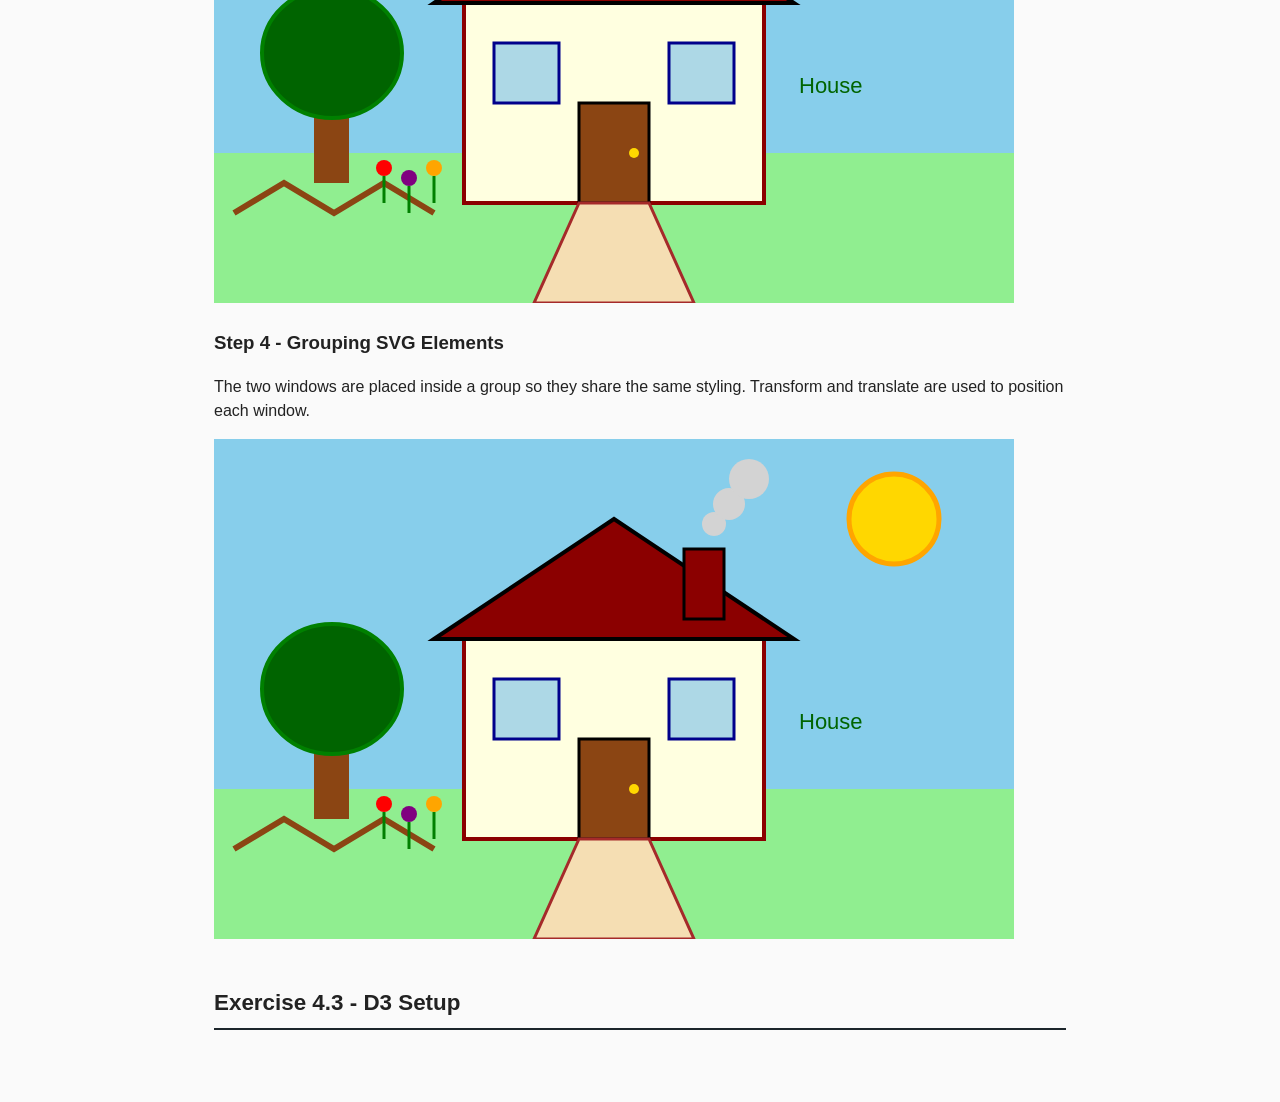
<file: Exercise 4/Exercise 4.3/index.html>
<!DOCTYPE html>
<html lang="en">
<head>
  <meta charset="UTF-8">
  <meta name="viewport" content="width=device-width, initial-scale=1.0">

  <title>TV Energy Consumption</title>

  <link rel="icon" href="images/PowerIcon.png" type="image/png">
  <link rel="stylesheet" href="css/styles.css">
</head>

<body>

  <header>
    <div class="brand">
      <img src="images/PowerIcon.png" alt="Power icon" width="32">
      <span>TV Energy Consumption</span>
    </div>

    <nav>
      <a href="#overview">Overview</a>
      <a href="#models">TV Models</a>
      <a href="#screen-size">Screen Size</a>
      <a href="#screen-tech">Screen Tech</a>
      <a href="#conclusion">Conclusion</a>
      <a href="#svg-house">SVG Shapes</a>
    </nav>
  </header>


  <main>

    <!-- Introduction -->
    <section id="overview">
      <h2>TV Energy Consumption</h2>

      <p>
        Choosing a new TV involves more than comparing price and screen size.
        Different televisions can also use different amounts of energy.
      </p>

      <p>
        This data story explores TV energy consumption by comparing different
        TV models, screen sizes and screen technologies. The aim is to help customers
        understand these differences and make a more informed choice when buying a TV.
      </p>
    </section>


    <!-- TV Models -->
    <section id="models">
      <h2>TV Models</h2>

      <img
        src="images/tv-models.png"
        alt="Bar chart comparing energy consumption across TV models"
        class="chart"
      >

      <p>
        Energy consumption can vary between different TV models.
        Some models use noticeably more energy than others, which means the
        choice of TV model can affect long-term electricity usage.
      </p>
    </section>


    <!-- Screen Size -->
    <section id="screen-size">
      <h2>Screen Size</h2>

      <img
        src="images/screen-size.png"
        alt="Scatter plot showing screen size and energy consumption"
        class="chart"
      >

      <p>
        The visualisation shows the relationship between screen size and
        energy consumption. Larger TVs generally tend to consume more energy,
        although screen size is not the only factor that affects energy use.
      </p>
    </section>


    <!-- Energy Rating -->
    <section id="screen-tech">
      <h2>Screen Technology</h2>

      <img
        src="images/screen-tech.png"
        alt="Bar chart comparing energy consumption by screen technology"
        class="chart"
      >

      <p>
        Different screen technologies can also have different levels of energy consumption.
        The chart compares the energy use of TVs using technologies such as LCD, LED and OLED.
        This shows that screen technology is another factor customers can consider when comparing TVs.
      </p>
    </section>


    <!-- Conclusion -->
    <section id="conclusion">
      <h2>Conclusion</h2>

      <p>
        The visualisations show that TV energy consumption can vary depending
        on the model, screen size and screen technologies.
      </p>

      <p>
        Customers should consider energy consumption together with other
        features when choosing a television. Comparing these factors can help
        them choose a TV that suits their needs while also reducing energy use.
      </p>
    </section>

        <!-- Exercise 4.1 -->
    <section id="svg-house">
      <h2>Exercise 4.1 - SVG House and Garden</h2>
      <h3>Step 1 - SVG Shapes</h3>

      <svg width="800" height="500">

        <!-- Sky -->
        <rect x="0" y="0" width="800" height="500" fill="lightblue"/>

        <!-- Grass -->
        <rect x="0" y="350" width="800" height="150" fill="lightgreen"/>

        <!-- Sun -->
        <circle cx="680" cy="80" r="40"
                fill="yellow" stroke="orange" stroke-width="3"/>

        <!-- House -->
        <rect x="250" y="200" width="300" height="200"
              fill="burlywood" stroke="black" stroke-width="3"/>

        <!-- Roof -->
        <polygon points="220,200 400,80 580,200"
                 fill="brown" stroke="black" stroke-width="3"/>

        <!-- Chimney -->
        <rect x="470" y="110" width="40" height="70"
              fill="brown" stroke="black" stroke-width="3"/>

        <!-- Door -->
        <rect x="365" y="300" width="70" height="100"
              fill="saddlebrown" stroke="black" stroke-width="3"/>

        <!-- Door handle -->
        <circle cx="420" cy="350" r="5" fill="black"/>

        <!-- Two windows -->
        <g fill="lightcyan" stroke="black" stroke-width="3">

          <rect x="0" y="0" width="65" height="60"
                transform="translate(280,240)"/>

          <rect x="0" y="0" width="65" height="60"
                transform="translate(455,240)"/>

        </g>

        <!-- Tree -->
        <rect x="100" y="280" width="35" height="100"
              fill="saddlebrown"/>

        <ellipse cx="118" cy="250" rx="70" ry="65"
                 fill="green" stroke="darkgreen" stroke-width="3"/>

        <!-- Fence -->
        <polyline points="20,410 70,380 120,410 170,380 220,410"
                  fill="none" stroke="brown" stroke-width="5"/>

        <!-- Line -->
        <line x1="590" y1="300" x2="750" y2="300"
              stroke="black" stroke-width="3"/>

        <!-- Path -->
        <path d="M365 400 L320 500 L480 500 L435 400 Z"
              fill="tan" stroke="black" stroke-width="2"/>

        <!-- Text -->
        <text x="600" y="290" font-size="22" fill="darkgreen">
          House
        </text>

      </svg>

      <!-- Step 2: SVG Coordinate System -->
      <h3>Step 2 - SVG Coordinate System</h3>

      <p>
        The annotated image below shows how the coordinates used in the
        SVG code match the positions of the different shapes in the drawing.
      </p>

      <img
        src="images/Step_2.png"
        alt="Annotated SVG house showing the coordinate system"
        class="chart"
      >

          <!-- Step 3: Customised SVG -->
      <h3>Step 3 - Customised SVG Shapes</h3>

      <p>
        The SVG house was customised by changing colours and strokes,
        and by adding extra objects to the garden.
      </p>

      <svg width="800" height="500">

        <!-- Sky -->
        <rect x="0" y="0" width="800" height="500" fill="skyblue"/>

        <!-- Grass -->
        <rect x="0" y="350" width="800" height="150" fill="lightgreen"/>

        <!-- Sun -->
        <circle cx="680" cy="80" r="45"
                fill="gold" stroke="orange" stroke-width="5"/>

        <!-- House - changed colour and stroke -->
        <rect x="250" y="200" width="300" height="200"
              fill="lightyellow" stroke="darkred" stroke-width="4"/>

        <!-- Roof - changed colour and stroke -->
        <polygon points="220,200 400,80 580,200"
                 fill="darkred" stroke="black" stroke-width="4"/>

        <!-- Chimney -->
        <rect x="470" y="110" width="40" height="70"
              fill="darkred" stroke="black" stroke-width="3"/>

        <!-- Smoke - new objects -->
        <circle cx="500" cy="85" r="12" fill="lightgray"/>
        <circle cx="515" cy="65" r="16" fill="lightgray"/>
        <circle cx="535" cy="40" r="20" fill="lightgray"/>

        <!-- Door -->
        <rect x="365" y="300" width="70" height="100"
              fill="saddlebrown" stroke="black" stroke-width="3"/>

        <!-- Door Handle -->
        <circle cx="420" cy="350" r="5" fill="gold"/>

        <!-- Windows -->
        <rect x="280" y="240" width="65" height="60"
              fill="lightblue" stroke="darkblue" stroke-width="3"/>

        <rect x="455" y="240" width="65" height="60"
              fill="lightblue" stroke="darkblue" stroke-width="3"/>

        <!-- Tree -->
        <rect x="100" y="280" width="35" height="100"
              fill="saddlebrown"/>

        <ellipse cx="118" cy="250" rx="70" ry="65"
                 fill="darkgreen" stroke="green" stroke-width="4"/>

        <!-- Fence -->
        <polyline points="20,410 70,380 120,410 170,380 220,410"
                  fill="none" stroke="saddlebrown" stroke-width="6"/>

        <!-- Garden Path -->
        <path d="M365 400 L320 500 L480 500 L435 400 Z"
              fill="wheat" stroke="brown" stroke-width="3"/>

        <!-- Flowers - new objects -->
        <circle cx="170" cy="365" r="8" fill="red"/>
        <circle cx="195" cy="375" r="8" fill="purple"/>
        <circle cx="220" cy="365" r="8" fill="orange"/>

        <!-- Flower stems -->
        <line x1="170" y1="373" x2="170" y2="400"
              stroke="green" stroke-width="3"/>

        <line x1="195" y1="383" x2="195" y2="410"
              stroke="green" stroke-width="3"/>

        <line x1="220" y1="373" x2="220" y2="400"
              stroke="green" stroke-width="3"/>

        <!-- Text -->
        <text x="585" y="290" font-size="22" fill="darkgreen">
          House
        </text>

      </svg>
       
      <h3>Step 4 - Grouping SVG Elements</h3>

      <p>
        The two windows are placed inside a group so they share the same
        styling. Transform and translate are used to position each window.
      </p>

      <svg width="800" height="500">

        <!-- Sky -->
        <rect x="0" y="0" width="800" height="500" fill="skyblue"/>

        <!-- Grass -->
        <rect x="0" y="350" width="800" height="150" fill="lightgreen"/>

        <!-- Sun -->
        <circle cx="680" cy="80" r="45"
                fill="gold" stroke="orange" stroke-width="5"/>

        <!-- House - changed colour and stroke -->
        <rect x="250" y="200" width="300" height="200"
              fill="lightyellow" stroke="darkred" stroke-width="4"/>

        <!-- Roof - changed colour and stroke -->
        <polygon points="220,200 400,80 580,200"
                 fill="darkred" stroke="black" stroke-width="4"/>

        <!-- Chimney -->
        <rect x="470" y="110" width="40" height="70"
              fill="darkred" stroke="black" stroke-width="3"/>

        <!-- Smoke - new objects -->
        <circle cx="500" cy="85" r="12" fill="lightgray"/>
        <circle cx="515" cy="65" r="16" fill="lightgray"/>
        <circle cx="535" cy="40" r="20" fill="lightgray"/>

        <!-- Door -->
        <rect x="365" y="300" width="70" height="100"
              fill="saddlebrown" stroke="black" stroke-width="3"/>

        <!-- Door Handle -->
        <circle cx="420" cy="350" r="5" fill="gold"/>

        <!-- Windows grouped with shared styling -->
        <g fill="lightblue" stroke="darkblue" stroke-width="3">

        <rect x="0" y="0" width="65" height="60"
          transform="translate(280,240)"/>

        <rect x="0" y="0" width="65" height="60"
          transform="translate(455,240)"/>
        </g>

        <!-- Tree -->
        <rect x="100" y="280" width="35" height="100"
              fill="saddlebrown"/>

        <ellipse cx="118" cy="250" rx="70" ry="65"
                 fill="darkgreen" stroke="green" stroke-width="4"/>

        <!-- Fence -->
        <polyline points="20,410 70,380 120,410 170,380 220,410"
                  fill="none" stroke="saddlebrown" stroke-width="6"/>

        <!-- Garden Path -->
        <path d="M365 400 L320 500 L480 500 L435 400 Z"
              fill="wheat" stroke="brown" stroke-width="3"/>

        <!-- Flowers - new objects -->
        <circle cx="170" cy="365" r="8" fill="red"/>
        <circle cx="195" cy="375" r="8" fill="purple"/>
        <circle cx="220" cy="365" r="8" fill="orange"/>

        <!-- Flower stems -->
        <line x1="170" y1="373" x2="170" y2="400"
              stroke="green" stroke-width="3"/>

        <line x1="195" y1="383" x2="195" y2="410"
              stroke="green" stroke-width="3"/>

        <line x1="220" y1="373" x2="220" y2="400"
              stroke="green" stroke-width="3"/>

        <!-- Text -->
        <text x="585" y="290" font-size="22" fill="darkgreen">
          House
        </text>

      </svg>

    </section>

    <!-- Exercise 4.3 -->
    <section id="d3-setup">
      <h2>Exercise 4.3 - D3 Setup</h2>

      <div class="responsive-svg-container"></div>

    </section>

  </main>

  <!-- D3 Library -->
  <script src="https://d3js.org/d3.v7.min.js"></script>

  <!-- Exercise 4.2 D3 Code -->
  <script src="js/main.js"></script>

</body>
</html>
</file>
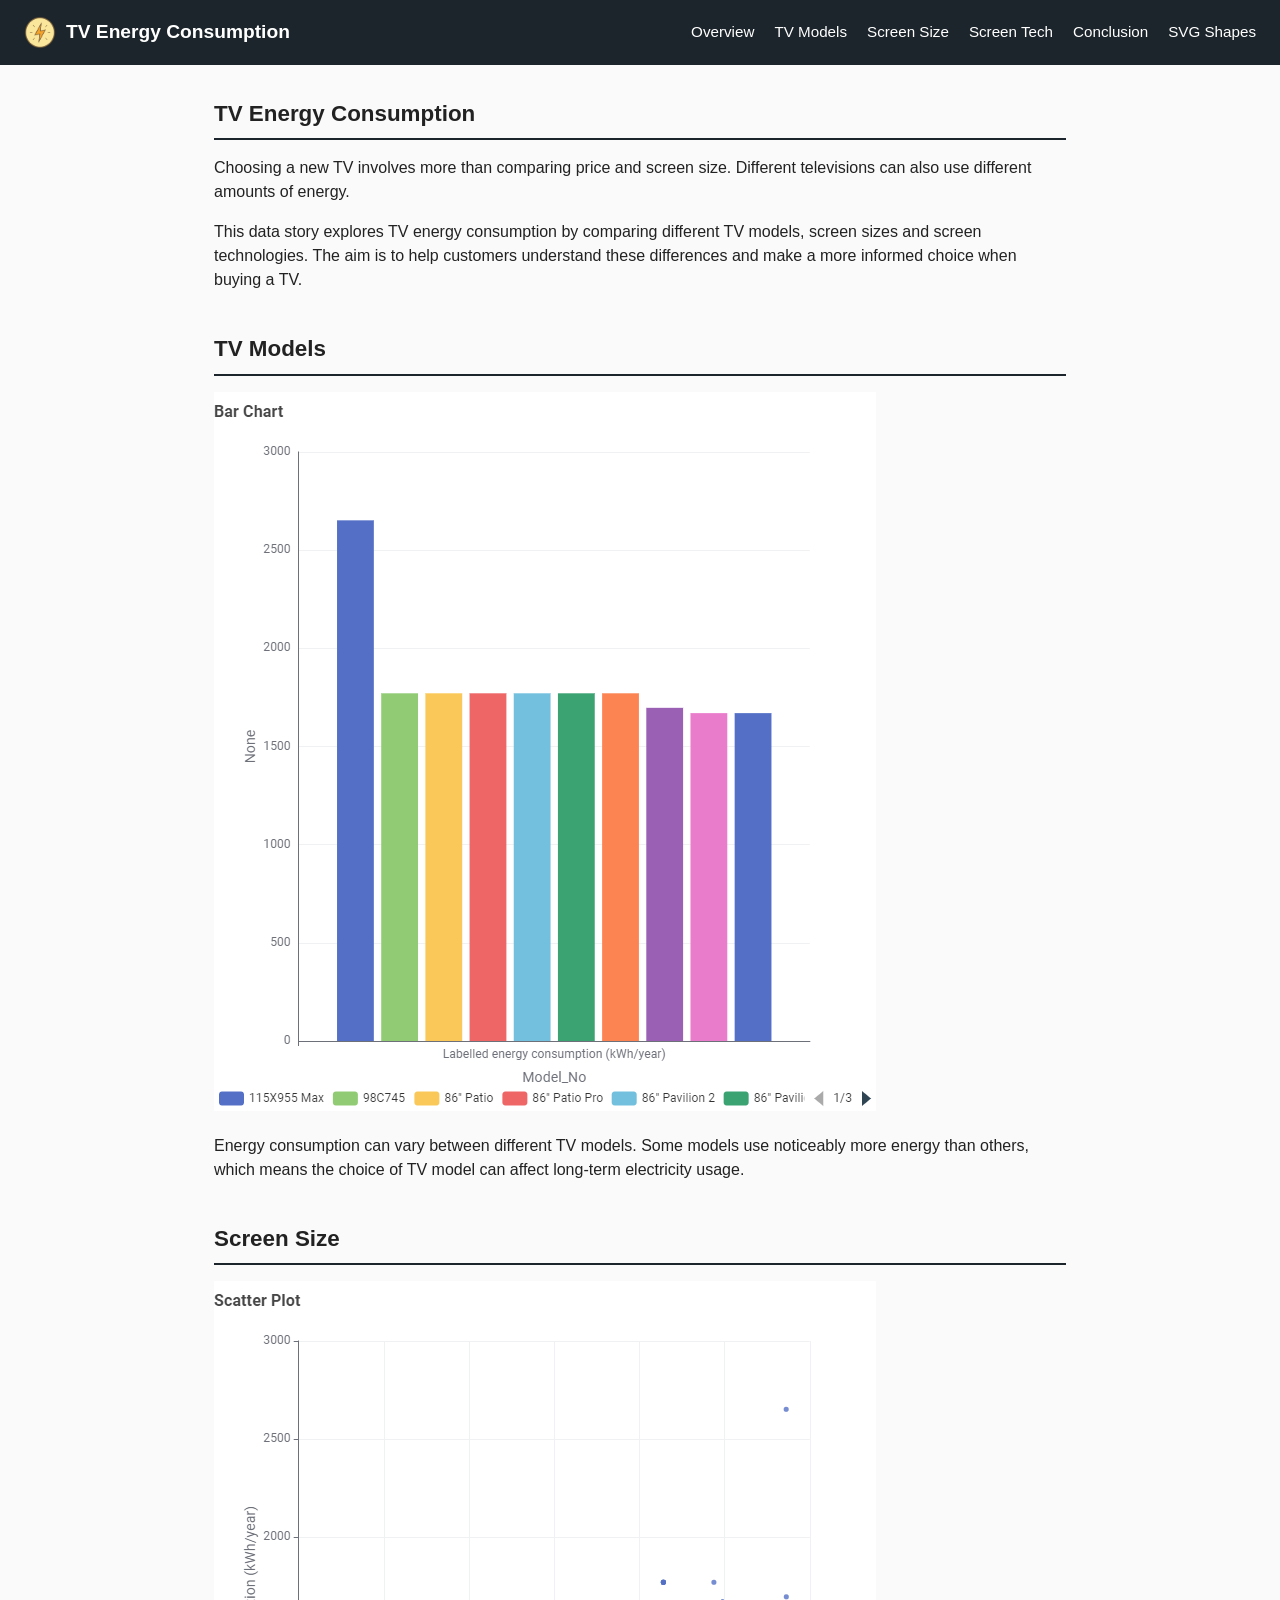
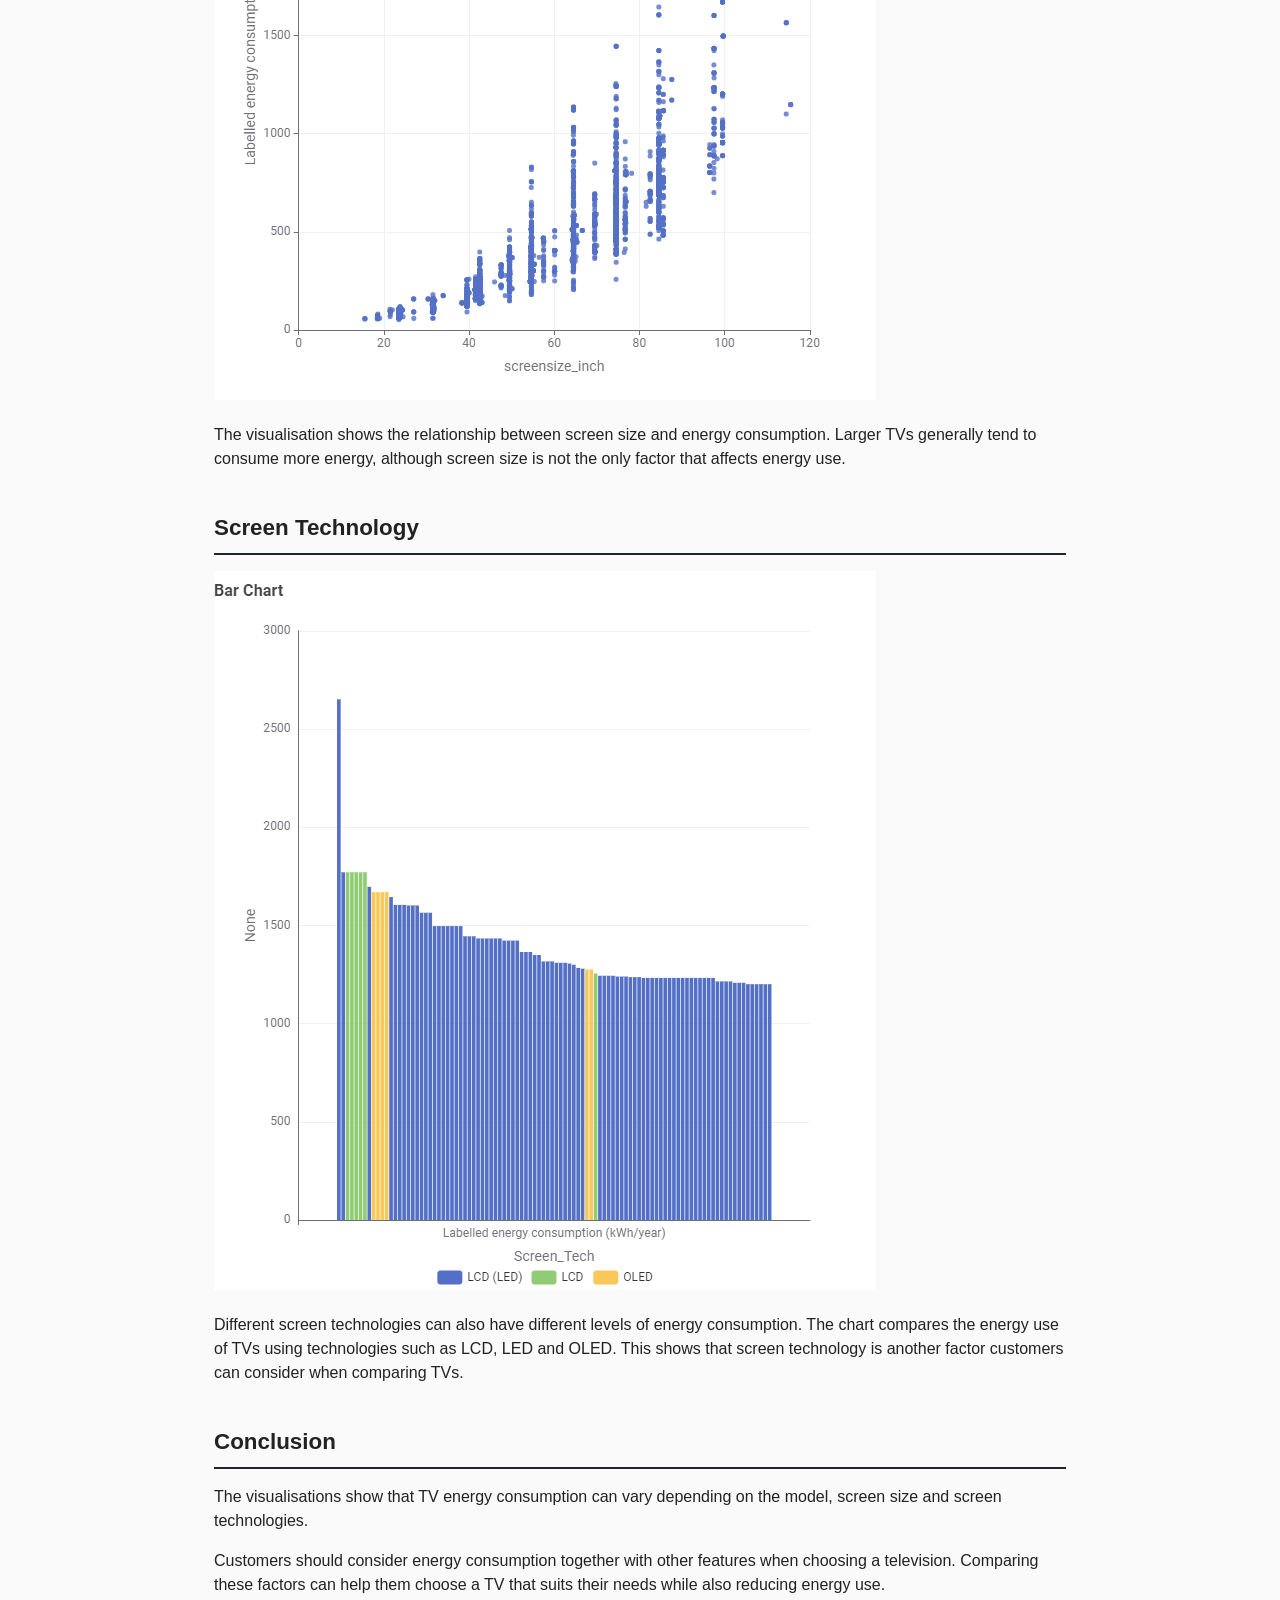
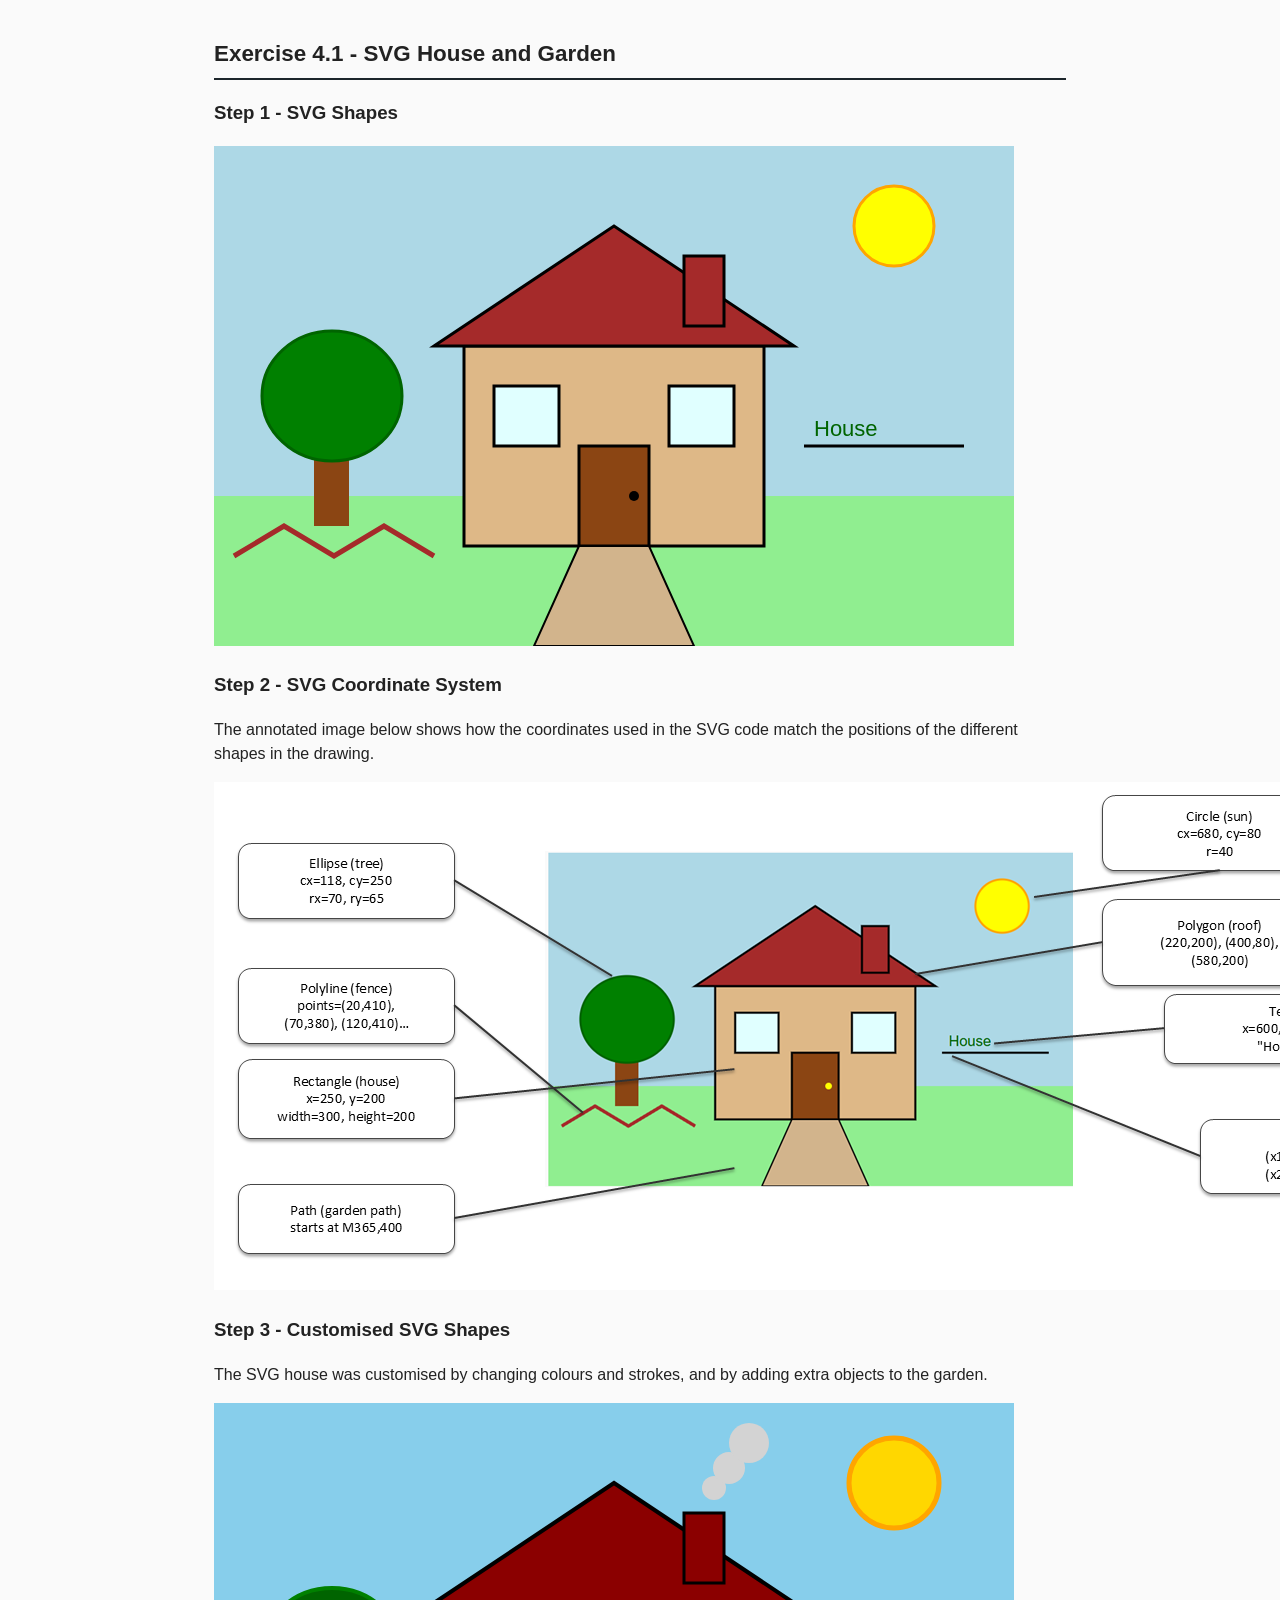
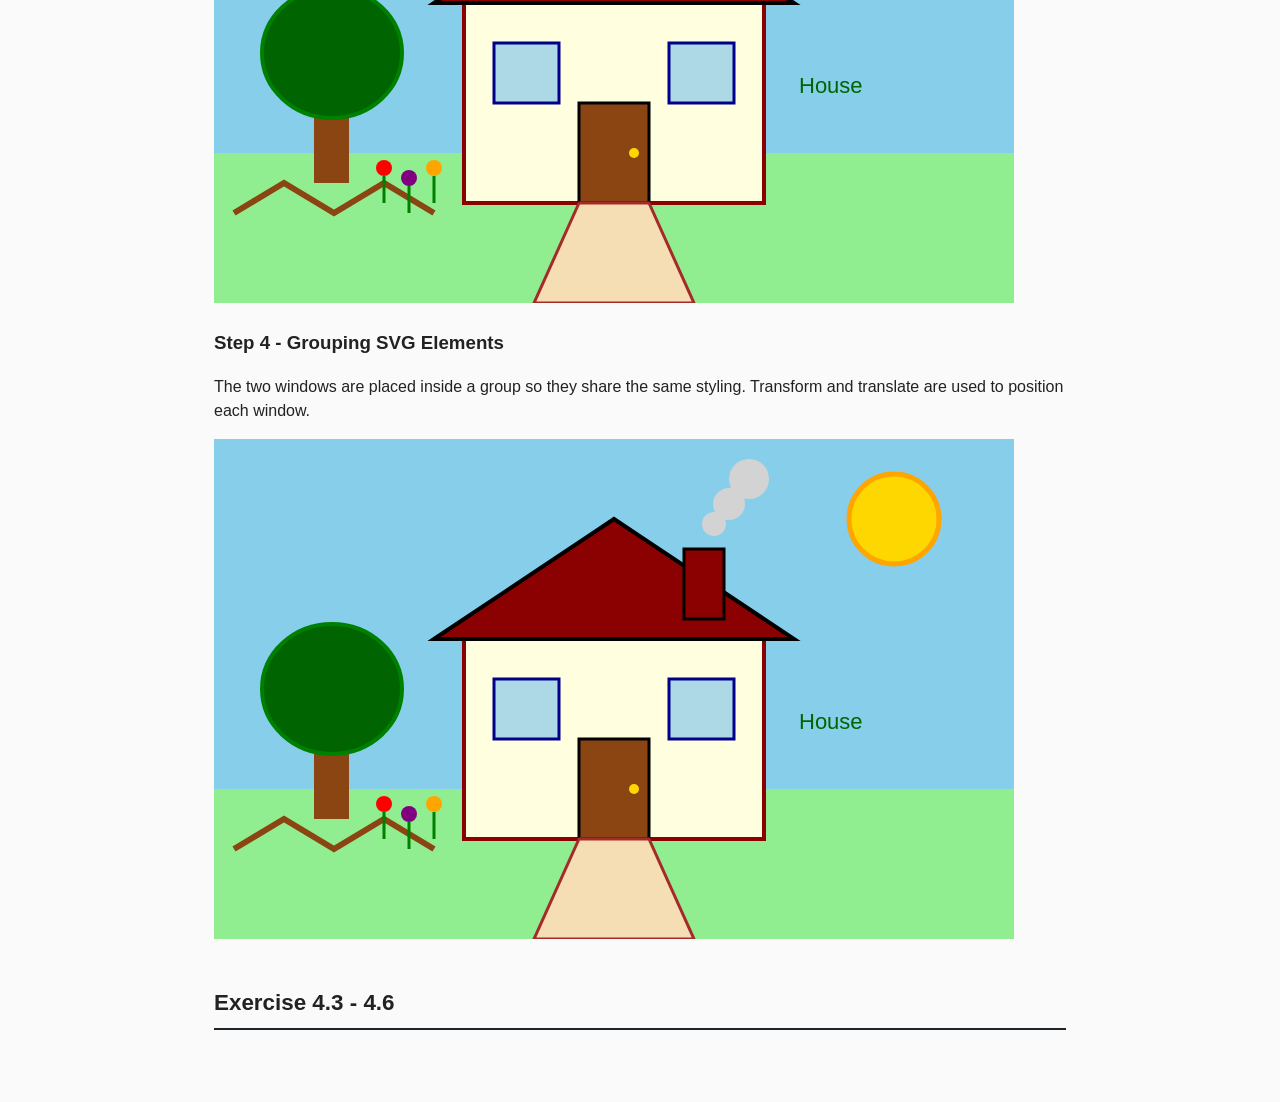
<file: Exercise 4/Exercise 4.6/index.html>
<!DOCTYPE html>
<html lang="en">
<head>
  <meta charset="UTF-8">
  <meta name="viewport" content="width=device-width, initial-scale=1.0">

  <title>TV Energy Consumption</title>

  <link rel="icon" href="images/PowerIcon.png" type="image/png">
  <link rel="stylesheet" href="css/styles.css">
</head>

<body>

  <header>
    <div class="brand">
      <img src="images/PowerIcon.png" alt="Power icon" width="32">
      <span>TV Energy Consumption</span>
    </div>

    <nav>
      <a href="#overview">Overview</a>
      <a href="#models">TV Models</a>
      <a href="#screen-size">Screen Size</a>
      <a href="#screen-tech">Screen Tech</a>
      <a href="#conclusion">Conclusion</a>
      <a href="#svg-house">SVG Shapes</a>
    </nav>
  </header>


  <main>

    <!-- Introduction -->
    <section id="overview">
      <h2>TV Energy Consumption</h2>

      <p>
        Choosing a new TV involves more than comparing price and screen size.
        Different televisions can also use different amounts of energy.
      </p>

      <p>
        This data story explores TV energy consumption by comparing different
        TV models, screen sizes and screen technologies. The aim is to help customers
        understand these differences and make a more informed choice when buying a TV.
      </p>
    </section>


    <!-- TV Models -->
    <section id="models">
      <h2>TV Models</h2>

      <img
        src="images/tv-models.png"
        alt="Bar chart comparing energy consumption across TV models"
        class="chart"
      >

      <p>
        Energy consumption can vary between different TV models.
        Some models use noticeably more energy than others, which means the
        choice of TV model can affect long-term electricity usage.
      </p>
    </section>


    <!-- Screen Size -->
    <section id="screen-size">
      <h2>Screen Size</h2>

      <img
        src="images/screen-size.png"
        alt="Scatter plot showing screen size and energy consumption"
        class="chart"
      >

      <p>
        The visualisation shows the relationship between screen size and
        energy consumption. Larger TVs generally tend to consume more energy,
        although screen size is not the only factor that affects energy use.
      </p>
    </section>


    <!-- Energy Rating -->
    <section id="screen-tech">
      <h2>Screen Technology</h2>

      <img
        src="images/screen-tech.png"
        alt="Bar chart comparing energy consumption by screen technology"
        class="chart"
      >

      <p>
        Different screen technologies can also have different levels of energy consumption.
        The chart compares the energy use of TVs using technologies such as LCD, LED and OLED.
        This shows that screen technology is another factor customers can consider when comparing TVs.
      </p>
    </section>


    <!-- Conclusion -->
    <section id="conclusion">
      <h2>Conclusion</h2>

      <p>
        The visualisations show that TV energy consumption can vary depending
        on the model, screen size and screen technologies.
      </p>

      <p>
        Customers should consider energy consumption together with other
        features when choosing a television. Comparing these factors can help
        them choose a TV that suits their needs while also reducing energy use.
      </p>
    </section>

        <!-- Exercise 4.1 -->
    <section id="svg-house">
      <h2>Exercise 4.1 - SVG House and Garden</h2>
      <h3>Step 1 - SVG Shapes</h3>

      <svg width="800" height="500">

        <!-- Sky -->
        <rect x="0" y="0" width="800" height="500" fill="lightblue"/>

        <!-- Grass -->
        <rect x="0" y="350" width="800" height="150" fill="lightgreen"/>

        <!-- Sun -->
        <circle cx="680" cy="80" r="40"
                fill="yellow" stroke="orange" stroke-width="3"/>

        <!-- House -->
        <rect x="250" y="200" width="300" height="200"
              fill="burlywood" stroke="black" stroke-width="3"/>

        <!-- Roof -->
        <polygon points="220,200 400,80 580,200"
                 fill="brown" stroke="black" stroke-width="3"/>

        <!-- Chimney -->
        <rect x="470" y="110" width="40" height="70"
              fill="brown" stroke="black" stroke-width="3"/>

        <!-- Door -->
        <rect x="365" y="300" width="70" height="100"
              fill="saddlebrown" stroke="black" stroke-width="3"/>

        <!-- Door handle -->
        <circle cx="420" cy="350" r="5" fill="black"/>

        <!-- Two windows -->
        <g fill="lightcyan" stroke="black" stroke-width="3">

          <rect x="0" y="0" width="65" height="60"
                transform="translate(280,240)"/>

          <rect x="0" y="0" width="65" height="60"
                transform="translate(455,240)"/>

        </g>

        <!-- Tree -->
        <rect x="100" y="280" width="35" height="100"
              fill="saddlebrown"/>

        <ellipse cx="118" cy="250" rx="70" ry="65"
                 fill="green" stroke="darkgreen" stroke-width="3"/>

        <!-- Fence -->
        <polyline points="20,410 70,380 120,410 170,380 220,410"
                  fill="none" stroke="brown" stroke-width="5"/>

        <!-- Line -->
        <line x1="590" y1="300" x2="750" y2="300"
              stroke="black" stroke-width="3"/>

        <!-- Path -->
        <path d="M365 400 L320 500 L480 500 L435 400 Z"
              fill="tan" stroke="black" stroke-width="2"/>

        <!-- Text -->
        <text x="600" y="290" font-size="22" fill="darkgreen">
          House
        </text>

      </svg>

      <!-- Step 2: SVG Coordinate System -->
      <h3>Step 2 - SVG Coordinate System</h3>

      <p>
        The annotated image below shows how the coordinates used in the
        SVG code match the positions of the different shapes in the drawing.
      </p>

      <img
        src="images/Step_2.png"
        alt="Annotated SVG house showing the coordinate system"
        class="chart"
      >

          <!-- Step 3: Customised SVG -->
      <h3>Step 3 - Customised SVG Shapes</h3>

      <p>
        The SVG house was customised by changing colours and strokes,
        and by adding extra objects to the garden.
      </p>

      <svg width="800" height="500">

        <!-- Sky -->
        <rect x="0" y="0" width="800" height="500" fill="skyblue"/>

        <!-- Grass -->
        <rect x="0" y="350" width="800" height="150" fill="lightgreen"/>

        <!-- Sun -->
        <circle cx="680" cy="80" r="45"
                fill="gold" stroke="orange" stroke-width="5"/>

        <!-- House - changed colour and stroke -->
        <rect x="250" y="200" width="300" height="200"
              fill="lightyellow" stroke="darkred" stroke-width="4"/>

        <!-- Roof - changed colour and stroke -->
        <polygon points="220,200 400,80 580,200"
                 fill="darkred" stroke="black" stroke-width="4"/>

        <!-- Chimney -->
        <rect x="470" y="110" width="40" height="70"
              fill="darkred" stroke="black" stroke-width="3"/>

        <!-- Smoke - new objects -->
        <circle cx="500" cy="85" r="12" fill="lightgray"/>
        <circle cx="515" cy="65" r="16" fill="lightgray"/>
        <circle cx="535" cy="40" r="20" fill="lightgray"/>

        <!-- Door -->
        <rect x="365" y="300" width="70" height="100"
              fill="saddlebrown" stroke="black" stroke-width="3"/>

        <!-- Door Handle -->
        <circle cx="420" cy="350" r="5" fill="gold"/>

        <!-- Windows -->
        <rect x="280" y="240" width="65" height="60"
              fill="lightblue" stroke="darkblue" stroke-width="3"/>

        <rect x="455" y="240" width="65" height="60"
              fill="lightblue" stroke="darkblue" stroke-width="3"/>

        <!-- Tree -->
        <rect x="100" y="280" width="35" height="100"
              fill="saddlebrown"/>

        <ellipse cx="118" cy="250" rx="70" ry="65"
                 fill="darkgreen" stroke="green" stroke-width="4"/>

        <!-- Fence -->
        <polyline points="20,410 70,380 120,410 170,380 220,410"
                  fill="none" stroke="saddlebrown" stroke-width="6"/>

        <!-- Garden Path -->
        <path d="M365 400 L320 500 L480 500 L435 400 Z"
              fill="wheat" stroke="brown" stroke-width="3"/>

        <!-- Flowers - new objects -->
        <circle cx="170" cy="365" r="8" fill="red"/>
        <circle cx="195" cy="375" r="8" fill="purple"/>
        <circle cx="220" cy="365" r="8" fill="orange"/>

        <!-- Flower stems -->
        <line x1="170" y1="373" x2="170" y2="400"
              stroke="green" stroke-width="3"/>

        <line x1="195" y1="383" x2="195" y2="410"
              stroke="green" stroke-width="3"/>

        <line x1="220" y1="373" x2="220" y2="400"
              stroke="green" stroke-width="3"/>

        <!-- Text -->
        <text x="585" y="290" font-size="22" fill="darkgreen">
          House
        </text>

      </svg>
       
      <h3>Step 4 - Grouping SVG Elements</h3>

      <p>
        The two windows are placed inside a group so they share the same
        styling. Transform and translate are used to position each window.
      </p>

      <svg width="800" height="500">

        <!-- Sky -->
        <rect x="0" y="0" width="800" height="500" fill="skyblue"/>

        <!-- Grass -->
        <rect x="0" y="350" width="800" height="150" fill="lightgreen"/>

        <!-- Sun -->
        <circle cx="680" cy="80" r="45"
                fill="gold" stroke="orange" stroke-width="5"/>

        <!-- House - changed colour and stroke -->
        <rect x="250" y="200" width="300" height="200"
              fill="lightyellow" stroke="darkred" stroke-width="4"/>

        <!-- Roof - changed colour and stroke -->
        <polygon points="220,200 400,80 580,200"
                 fill="darkred" stroke="black" stroke-width="4"/>

        <!-- Chimney -->
        <rect x="470" y="110" width="40" height="70"
              fill="darkred" stroke="black" stroke-width="3"/>

        <!-- Smoke - new objects -->
        <circle cx="500" cy="85" r="12" fill="lightgray"/>
        <circle cx="515" cy="65" r="16" fill="lightgray"/>
        <circle cx="535" cy="40" r="20" fill="lightgray"/>

        <!-- Door -->
        <rect x="365" y="300" width="70" height="100"
              fill="saddlebrown" stroke="black" stroke-width="3"/>

        <!-- Door Handle -->
        <circle cx="420" cy="350" r="5" fill="gold"/>

        <!-- Windows grouped with shared styling -->
        <g fill="lightblue" stroke="darkblue" stroke-width="3">

        <rect x="0" y="0" width="65" height="60"
          transform="translate(280,240)"/>

        <rect x="0" y="0" width="65" height="60"
          transform="translate(455,240)"/>
        </g>

        <!-- Tree -->
        <rect x="100" y="280" width="35" height="100"
              fill="saddlebrown"/>

        <ellipse cx="118" cy="250" rx="70" ry="65"
                 fill="darkgreen" stroke="green" stroke-width="4"/>

        <!-- Fence -->
        <polyline points="20,410 70,380 120,410 170,380 220,410"
                  fill="none" stroke="saddlebrown" stroke-width="6"/>

        <!-- Garden Path -->
        <path d="M365 400 L320 500 L480 500 L435 400 Z"
              fill="wheat" stroke="brown" stroke-width="3"/>

        <!-- Flowers - new objects -->
        <circle cx="170" cy="365" r="8" fill="red"/>
        <circle cx="195" cy="375" r="8" fill="purple"/>
        <circle cx="220" cy="365" r="8" fill="orange"/>

        <!-- Flower stems -->
        <line x1="170" y1="373" x2="170" y2="400"
              stroke="green" stroke-width="3"/>

        <line x1="195" y1="383" x2="195" y2="410"
              stroke="green" stroke-width="3"/>

        <line x1="220" y1="373" x2="220" y2="400"
              stroke="green" stroke-width="3"/>

        <!-- Text -->
        <text x="585" y="290" font-size="22" fill="darkgreen">
          House
        </text>

      </svg>

    </section>

    <!-- Exercise 4.3 -->
    <section id="d3-setup">
      <h2>Exercise 4.3 - 4.6</h2>

      <div class="responsive-svg-container"></div>

    </section>

  </main>

  <!-- D3 Library -->
  <script src="https://d3js.org/d3.v7.min.js"></script>

  <!-- Exercise 4.2 D3 Code -->
  <script src="js/main.js"></script>

</body>
</html>
</file>
<file: Exercise 0.2 - Copy/css/styles.css>
* {
  box-sizing: border-box;
}

body {
  margin: 0;
  font-family: Arial, Helvetica, sans-serif;
  line-height: 1.5;
  color: #222;
  background: #fafafa;
}

h1, h2 {
  margin-top: 0;
}

header {
  display: flex;
  align-items: center;
  justify-content: space-between;
  padding: 16px 24px;
  background: #1c252b;
  color: #fff;
}

.brand {
  display: flex;
  align-items: center;
  gap: 10px;
  font-weight: bold;
  font-size: 1.2rem;
}

.brand img {
  display: block;
}

nav {
  display: flex;
  gap: 20px;
}

nav a {
  color: #fff;
  text-decoration: none;
  font-size: 0.95rem;
}

nav a:hover {
  text-decoration: underline;
}

main {
  max-width: 900px;
  margin: 0 auto;
  padding: 32px 24px;
}

section {
  margin-bottom: 40px;
}

section h2 {
  font-size: 1.4rem;
  border-bottom: 2px solid #1c252b;
  padding-bottom: 8px;
  margin-bottom: 16px;
}

table {
  width: 100%;
  border-collapse: collapse;
  background: #fff;
}

th, td {
  text-align: left;
  padding: 10px 14px;
  border-bottom: 1px solid #ddd;
}

thead th {
  background: #1c252b;
  color: #fff;
}

tbody tr:hover {
  background: #f0f0f0;
}
</file>
<file: Exercise 0.2/css/styles.css>
* {
  box-sizing: border-box;
}

body {
  margin: 0;
  font-family: Arial, Helvetica, sans-serif;
  line-height: 1.5;
  color: #222;
  background: #fafafa;
}

h1, h2 {
  margin-top: 0;
}

header {
  display: flex;
  align-items: center;
  justify-content: space-between;
  padding: 16px 24px;
  background: #1c252b;
  color: #fff;
}

.brand {
  display: flex;
  align-items: center;
  gap: 10px;
  font-weight: bold;
  font-size: 1.2rem;
}

.brand img {
  display: block;
}

nav {
  display: flex;
  gap: 20px;
}

nav a {
  color: #fff;
  text-decoration: none;
  font-size: 0.95rem;
}

nav a:hover {
  text-decoration: underline;
}

main {
  max-width: 900px;
  margin: 0 auto;
  padding: 32px 24px;
}

section {
  margin-bottom: 40px;
}

section h2 {
  font-size: 1.4rem;
  border-bottom: 2px solid #1c252b;
  padding-bottom: 8px;
  margin-bottom: 16px;
}

table {
  width: 100%;
  border-collapse: collapse;
  background: #fff;
}

th, td {
  text-align: left;
  padding: 10px 14px;
  border-bottom: 1px solid #ddd;
}

thead th {
  background: #1c252b;
  color: #fff;
}

tbody tr:hover {
  background: #f0f0f0;
}
</file>
<file: Exercise 3 - Copy/css/styles.css>
* {
  box-sizing: border-box;
}

body {
  margin: 0;
  font-family: Arial, Helvetica, sans-serif;
  line-height: 1.5;
  color: #222;
  background: #fafafa;
}

h1, h2 {
  margin-top: 0;
}

header {
  display: flex;
  align-items: center;
  justify-content: space-between;
  padding: 16px 24px;
  background: #1c252b;
  color: #fff;
}

.brand {
  display: flex;
  align-items: center;
  gap: 10px;
  font-weight: bold;
  font-size: 1.2rem;
}

.brand img {
  display: block;
}

nav {
  display: flex;
  gap: 20px;
}

nav a {
  color: #fff;
  text-decoration: none;
  font-size: 0.95rem;
}

nav a:hover {
  text-decoration: underline;
}

main {
  max-width: 900px;
  margin: 0 auto;
  padding: 32px 24px;
}

section {
  margin-bottom: 40px;
}

section h2 {
  font-size: 1.4rem;
  border-bottom: 2px solid #1c252b;
  padding-bottom: 8px;
  margin-bottom: 16px;
}

table {
  width: 100%;
  border-collapse: collapse;
  background: #fff;
}

th, td {
  text-align: left;
  padding: 10px 14px;
  border-bottom: 1px solid #ddd;
}

thead th {
  background: #1c252b;
  color: #fff;
}

tbody tr:hover {
  background: #f0f0f0;
}
</file>
<file: Exercise 3/css/styles.css>
* {
  box-sizing: border-box;
}

body {
  margin: 0;
  font-family: Arial, Helvetica, sans-serif;
  line-height: 1.5;
  color: #222;
  background: #fafafa;
}

h1, h2 {
  margin-top: 0;
}

header {
  display: flex;
  align-items: center;
  justify-content: space-between;
  padding: 16px 24px;
  background: #1c252b;
  color: #fff;
}

.brand {
  display: flex;
  align-items: center;
  gap: 10px;
  font-weight: bold;
  font-size: 1.2rem;
}

.brand img {
  display: block;
}

nav {
  display: flex;
  gap: 20px;
}

nav a {
  color: #fff;
  text-decoration: none;
  font-size: 0.95rem;
}

nav a:hover {
  text-decoration: underline;
}

main {
  max-width: 900px;
  margin: 0 auto;
  padding: 32px 24px;
}

section {
  margin-bottom: 40px;
}

section h2 {
  font-size: 1.4rem;
  border-bottom: 2px solid #1c252b;
  padding-bottom: 8px;
  margin-bottom: 16px;
}

table {
  width: 100%;
  border-collapse: collapse;
  background: #fff;
}

th, td {
  text-align: left;
  padding: 10px 14px;
  border-bottom: 1px solid #ddd;
}

thead th {
  background: #1c252b;
  color: #fff;
}

tbody tr:hover {
  background: #f0f0f0;
}
</file>
<file: Exercise 5/css/styles.css>
* {
  box-sizing: border-box;
}

body {
  margin: 0;
  font-family: Arial, Helvetica, sans-serif;
  line-height: 1.5;
  color: #222;
  background: #fafafa;
}

h1, h2 {
  margin-top: 0;
}

header {
  display: flex;
  align-items: center;
  justify-content: space-between;
  padding: 16px 24px;
  background: #1c252b;
  color: #fff;
}

.brand {
  display: flex;
  align-items: center;
  gap: 10px;
  font-weight: bold;
  font-size: 1.2rem;
}

.brand img {
  display: block;
}

nav {
  display: flex;
  gap: 20px;
}

nav a {
  color: #fff;
  text-decoration: none;
  font-size: 0.95rem;
}

nav a:hover {
  text-decoration: underline;
}

main {
  max-width: 900px;
  margin: 0 auto;
  padding: 32px 24px;
}

section {
  margin-bottom: 40px;
}

section h2 {
  font-size: 1.4rem;
  border-bottom: 2px solid #1c252b;
  padding-bottom: 8px;
  margin-bottom: 16px;
}

table {
  width: 100%;
  border-collapse: collapse;
  background: #fff;
}

th, td {
  text-align: left;
  padding: 10px 14px;
  border-bottom: 1px solid #ddd;
}

thead th {
  background: #1c252b;
  color: #fff;
}

tbody tr:hover {
  background: #f0f0f0;
}

/* Exercise 4.3 - Responsive SVG container */
.responsive-svg-container {
    margin-right: auto;
    margin-left: auto;
    width: 100%;
    max-width: 1200px;
}
</file>
<file: Exercise 6/css/base.css>
/* Import Google Font */

@import url('https://fonts.googleapis.com/css2?family=Roboto:wght@300;400;500;700&display=swap');

 

/* General Reset */

* {

    margin: 0;

    padding: 0;

    box-sizing: border-box;

}


 

body {

    font-family: 'Roboto', sans-serif; /* Modern and clean font */

    line-height: 1.6;

    background-color: #fffaf0; /* Light cream background for warmth */

    color: #5a3e2b; /* Dark brown text for readability */

    margin: 0;

    padding: 0;

}


 

/* Header/Banner */

header {

    background-color: #d2691e; /* Warm orange */

    color: #ffffff; /* White text */

    text-align: left;

    padding: 20px 0;

    padding-left: 20px;

}


 

header h1 {

    font-size: 2.5rem;

    font-weight: 700; /* Bold font for emphasis */

}


 

/* Main Content */

main {

    padding: 20px;

}


 

h1, h2, h3 {

    color: #5a3e2b; /* Dark brown headings */

    font-weight: 500; /* Medium weight for headings */

}


 

p {

    color: #5a3e2b; /* Dark brown text */

    font-size: 1rem;

    line-height: 1.8;

    font-weight: 300; /* Light weight for body text */

}

/* Filters */

#filters_screen {
    margin: 10px 0px 5px;
}

.filter {
    min-width: 80px;
    margin: 0 5px;
    padding: 8px 10px;
    font-family: 'Roboto', sans-serif;
    font-size: 16px;
    line-height: 1;
    color: #ffffff; /* White text for contrast */
    font-weight: 500;
    background-color: #d2691e; /* Warm orange */
    border: none;
    border-radius: 4px;
    cursor: pointer;
    transition: background-color 0.3s ease-in-out;
}

.filter:hover,
.filter.active {
    background-color: #ffb347; /* Lighter orange for hover and active state */
    transition-timing-function: ease-out;
}

.filter.active {
    cursor: default;
    background-color: #ffcc80; /* Soft yellow for active state */
}

/* Code based on Dufour and Meeks (2024) */
</file>
<file: Exercise 6/css/visualisation.css>
/* Responsive container of the svg element */

.responsive-svg-container {

    width: 100%;

    max-width: 1000px;

  }

  @media screen and (max-width: 596px) {

    .responsive-svg-container {

      margin-bottom: 20px;

    }

  }


 

.axis-label {

    font-family: 'Roboto', sans-serif;

    font-size: 14px;

    fill: #5a3e2b; /* Dark brown */

}


 

/* Code based on Dufour and Meeks (2024) */
</file>
<file: Exercise 4/Exercise 4.1/css/styles.css>
* {
  box-sizing: border-box;
}

body {
  margin: 0;
  font-family: Arial, Helvetica, sans-serif;
  line-height: 1.5;
  color: #222;
  background: #fafafa;
}

h1, h2 {
  margin-top: 0;
}

header {
  display: flex;
  align-items: center;
  justify-content: space-between;
  padding: 16px 24px;
  background: #1c252b;
  color: #fff;
}

.brand {
  display: flex;
  align-items: center;
  gap: 10px;
  font-weight: bold;
  font-size: 1.2rem;
}

.brand img {
  display: block;
}

nav {
  display: flex;
  gap: 20px;
}

nav a {
  color: #fff;
  text-decoration: none;
  font-size: 0.95rem;
}

nav a:hover {
  text-decoration: underline;
}

main {
  max-width: 900px;
  margin: 0 auto;
  padding: 32px 24px;
}

section {
  margin-bottom: 40px;
}

section h2 {
  font-size: 1.4rem;
  border-bottom: 2px solid #1c252b;
  padding-bottom: 8px;
  margin-bottom: 16px;
}

table {
  width: 100%;
  border-collapse: collapse;
  background: #fff;
}

th, td {
  text-align: left;
  padding: 10px 14px;
  border-bottom: 1px solid #ddd;
}

thead th {
  background: #1c252b;
  color: #fff;
}

tbody tr:hover {
  background: #f0f0f0;
}
</file>
<file: Exercise 4/Exercise 4.2/css/styles.css>
* {
  box-sizing: border-box;
}

body {
  margin: 0;
  font-family: Arial, Helvetica, sans-serif;
  line-height: 1.5;
  color: #222;
  background: #fafafa;
}

h1, h2 {
  margin-top: 0;
}

header {
  display: flex;
  align-items: center;
  justify-content: space-between;
  padding: 16px 24px;
  background: #1c252b;
  color: #fff;
}

.brand {
  display: flex;
  align-items: center;
  gap: 10px;
  font-weight: bold;
  font-size: 1.2rem;
}

.brand img {
  display: block;
}

nav {
  display: flex;
  gap: 20px;
}

nav a {
  color: #fff;
  text-decoration: none;
  font-size: 0.95rem;
}

nav a:hover {
  text-decoration: underline;
}

main {
  max-width: 900px;
  margin: 0 auto;
  padding: 32px 24px;
}

section {
  margin-bottom: 40px;
}

section h2 {
  font-size: 1.4rem;
  border-bottom: 2px solid #1c252b;
  padding-bottom: 8px;
  margin-bottom: 16px;
}

table {
  width: 100%;
  border-collapse: collapse;
  background: #fff;
}

th, td {
  text-align: left;
  padding: 10px 14px;
  border-bottom: 1px solid #ddd;
}

thead th {
  background: #1c252b;
  color: #fff;
}

tbody tr:hover {
  background: #f0f0f0;
}
</file>
<file: Exercise 4/Exercise 4.3/css/styles.css>
* {
  box-sizing: border-box;
}

body {
  margin: 0;
  font-family: Arial, Helvetica, sans-serif;
  line-height: 1.5;
  color: #222;
  background: #fafafa;
}

h1, h2 {
  margin-top: 0;
}

header {
  display: flex;
  align-items: center;
  justify-content: space-between;
  padding: 16px 24px;
  background: #1c252b;
  color: #fff;
}

.brand {
  display: flex;
  align-items: center;
  gap: 10px;
  font-weight: bold;
  font-size: 1.2rem;
}

.brand img {
  display: block;
}

nav {
  display: flex;
  gap: 20px;
}

nav a {
  color: #fff;
  text-decoration: none;
  font-size: 0.95rem;
}

nav a:hover {
  text-decoration: underline;
}

main {
  max-width: 900px;
  margin: 0 auto;
  padding: 32px 24px;
}

section {
  margin-bottom: 40px;
}

section h2 {
  font-size: 1.4rem;
  border-bottom: 2px solid #1c252b;
  padding-bottom: 8px;
  margin-bottom: 16px;
}

table {
  width: 100%;
  border-collapse: collapse;
  background: #fff;
}

th, td {
  text-align: left;
  padding: 10px 14px;
  border-bottom: 1px solid #ddd;
}

thead th {
  background: #1c252b;
  color: #fff;
}

tbody tr:hover {
  background: #f0f0f0;
}

/* Exercise 4.3 - Responsive SVG container */
.responsive-svg-container {
    margin-right: auto;
    margin-left: auto;
    width: 100%;
    max-width: 1200px;
}
</file>
<file: Exercise 4/Exercise 4.6/css/styles.css>
* {
  box-sizing: border-box;
}

body {
  margin: 0;
  font-family: Arial, Helvetica, sans-serif;
  line-height: 1.5;
  color: #222;
  background: #fafafa;
}

h1, h2 {
  margin-top: 0;
}

header {
  display: flex;
  align-items: center;
  justify-content: space-between;
  padding: 16px 24px;
  background: #1c252b;
  color: #fff;
}

.brand {
  display: flex;
  align-items: center;
  gap: 10px;
  font-weight: bold;
  font-size: 1.2rem;
}

.brand img {
  display: block;
}

nav {
  display: flex;
  gap: 20px;
}

nav a {
  color: #fff;
  text-decoration: none;
  font-size: 0.95rem;
}

nav a:hover {
  text-decoration: underline;
}

main {
  max-width: 900px;
  margin: 0 auto;
  padding: 32px 24px;
}

section {
  margin-bottom: 40px;
}

section h2 {
  font-size: 1.4rem;
  border-bottom: 2px solid #1c252b;
  padding-bottom: 8px;
  margin-bottom: 16px;
}

table {
  width: 100%;
  border-collapse: collapse;
  background: #fff;
}

th, td {
  text-align: left;
  padding: 10px 14px;
  border-bottom: 1px solid #ddd;
}

thead th {
  background: #1c252b;
  color: #fff;
}

tbody tr:hover {
  background: #f0f0f0;
}

/* Exercise 4.3 - Responsive SVG container */
.responsive-svg-container {
    margin-right: auto;
    margin-left: auto;
    width: 100%;
    max-width: 1200px;
}
</file>
